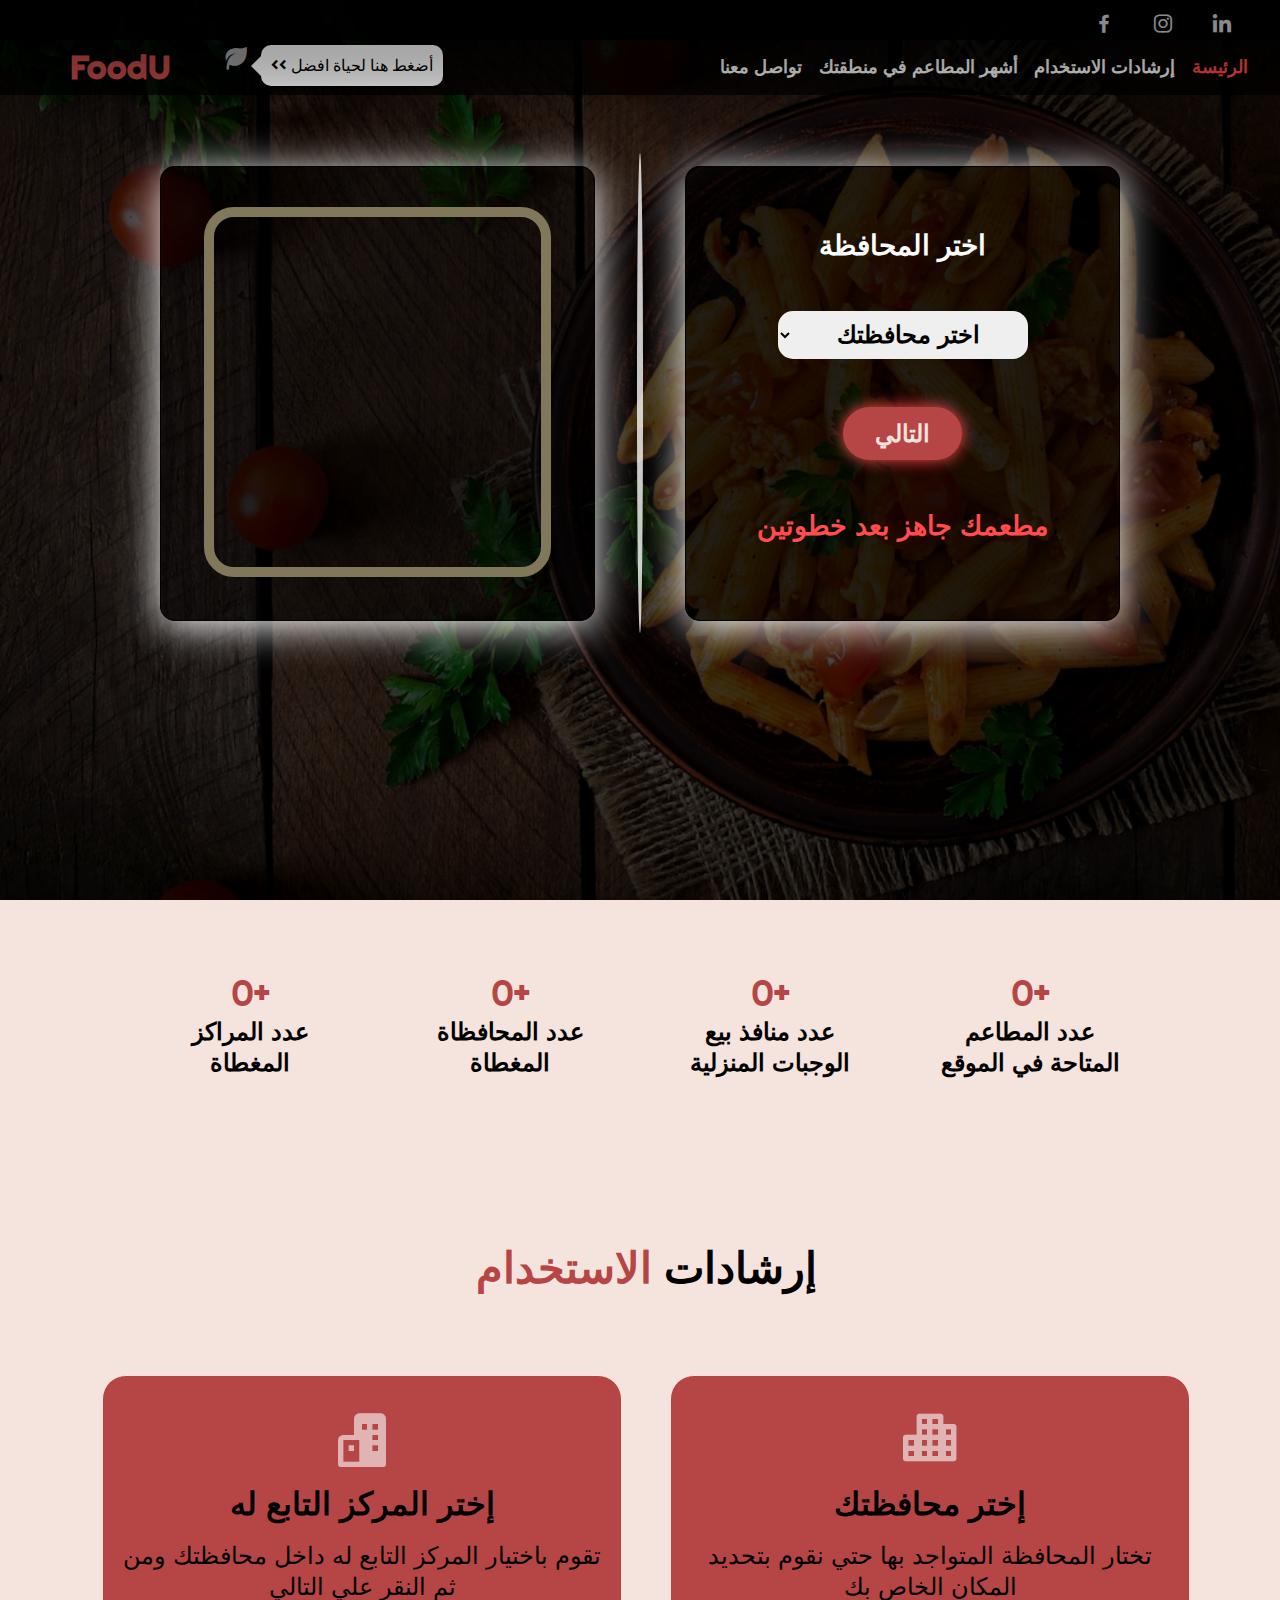
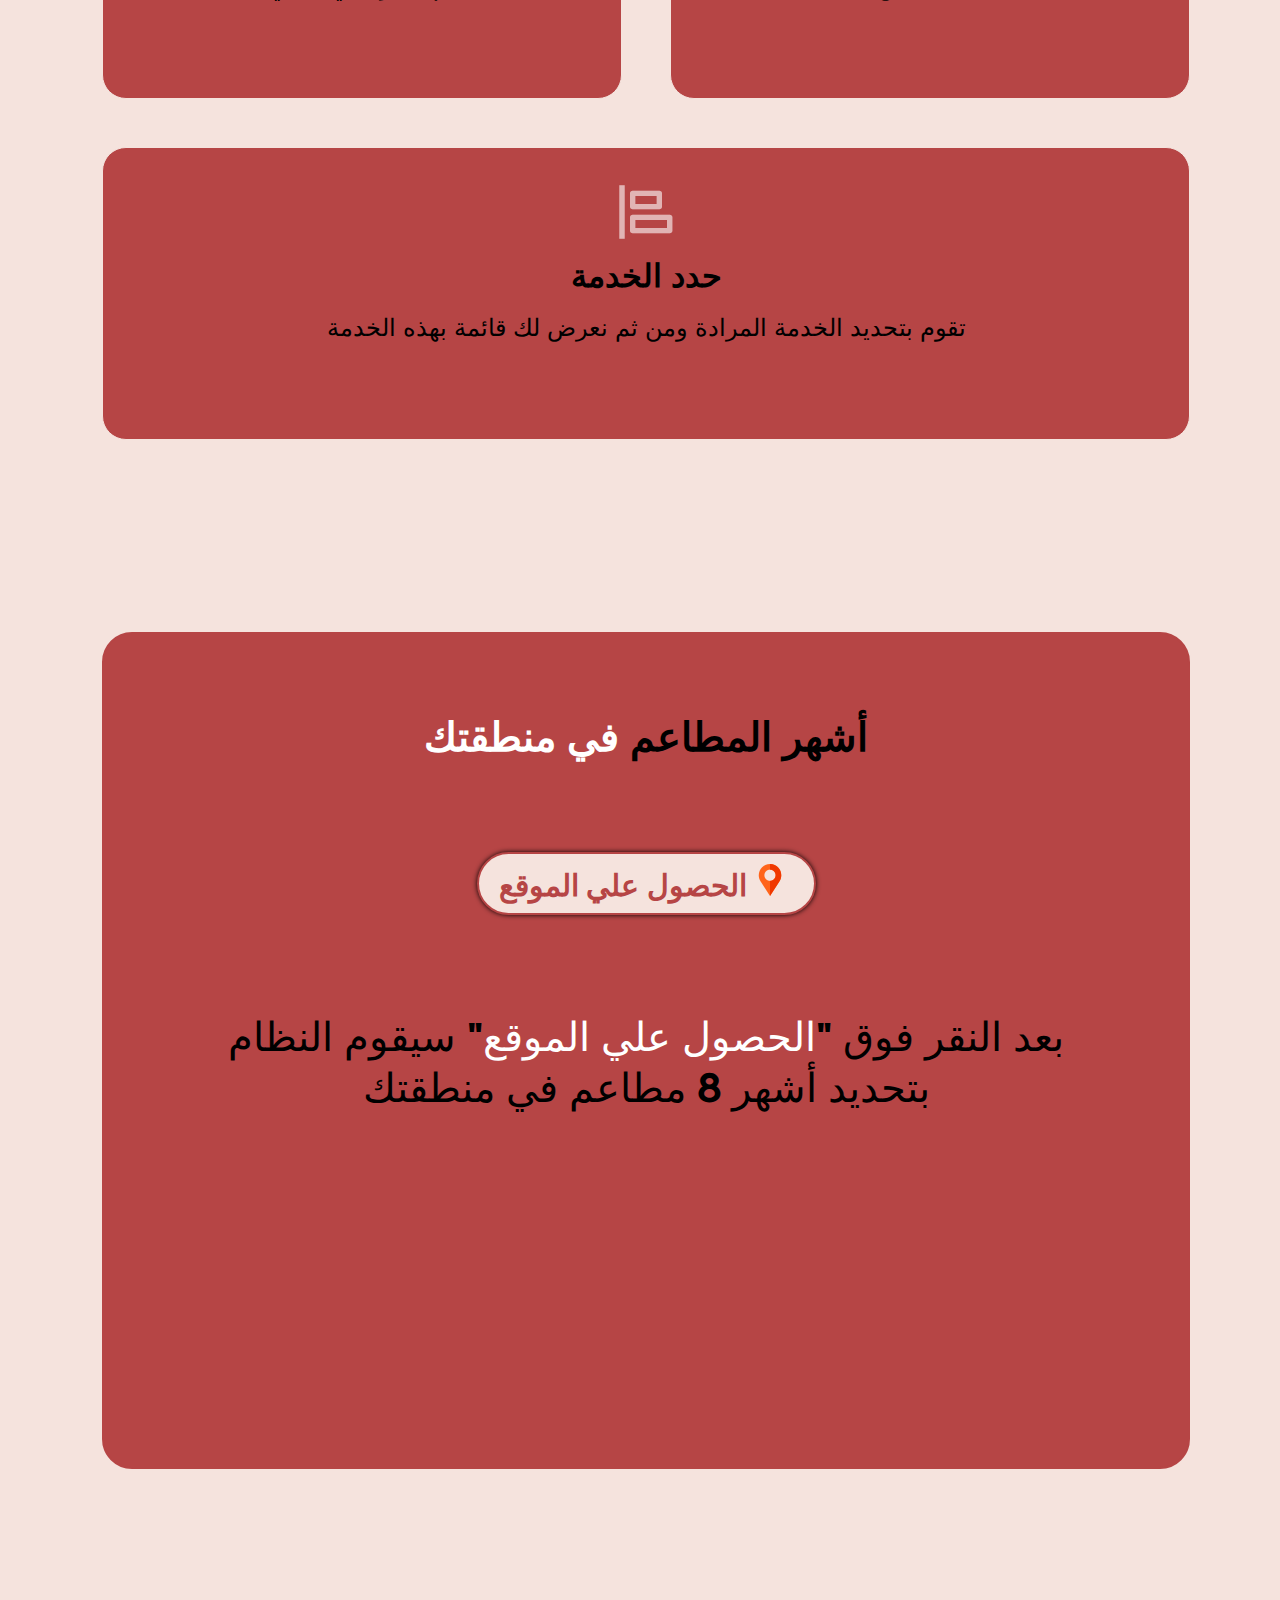
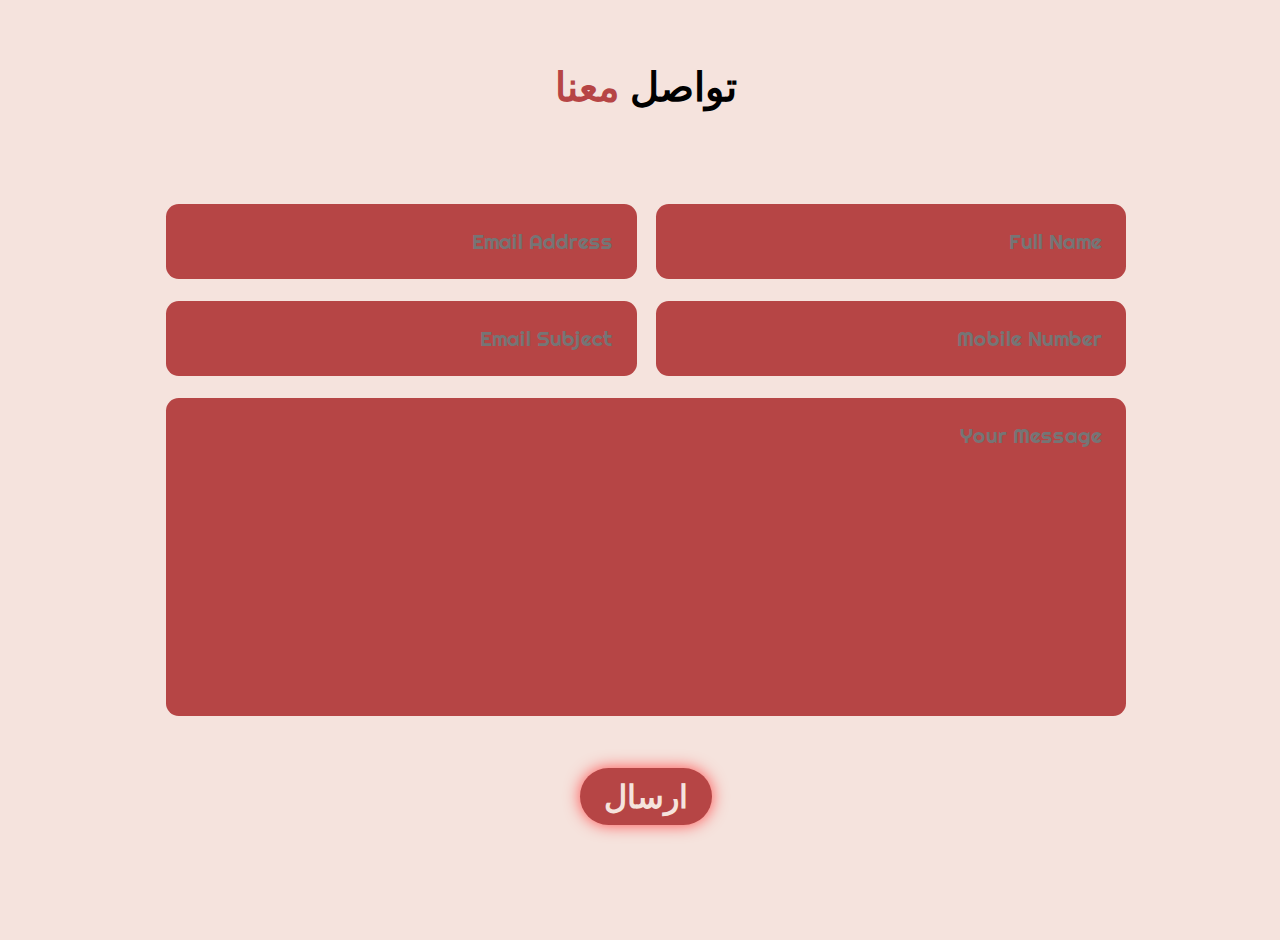
<file: index.html>
<!DOCTYPE html>
<html lang="en">

<head>
    <meta charset="UTF-8">
    <meta http-equiv="X-UA-Compatible" content="IE=edge">
    <meta name="viewport" content="width=device-width, initial-scale=1.0">
    <link href='https://unpkg.com/boxicons@2.1.4/css/boxicons.min.css' rel='stylesheet'>
    <link rel="stylesheet" href="https://cdnjs.cloudflare.com/ajax/libs/animate.css/4.1.1/animate.min.css">
    <link rel="preconnect" href="https://fonts.googleapis.com">
    <link rel="preconnect" href="https://fonts.gstatic.com" crossorigin>
    <link href="https://fonts.googleapis.com/css2?family=Noto+Sans+Arabic:wght@100;200;300;400;500;600;700;800;900&family=Righteous&display=swap" rel="stylesheet">
    <link href='https://unpkg.com/boxicons@2.1.4/css/boxicons.min.css' rel='stylesheet'>
    <link href="https://stackpath.bootstrapcdn.com/font-awesome/4.7.@/css/font-awesome.min.css"
    ret="stylesheet" integrity="sha384-wvfXpqpZZVQGK6TAh5PVtGOfQNHSoD2xbE+QkPxCAFtNEevoEH3StOsibVcOQVnN"
    crossorigin="anonymous">

    <script type="text/javascript"
            src="https://www.bing.com/api/maps/mapcontrol?key=AukL8CrVu7aFufLLWi8M933nBD-zqGW01swPGtI_ypiwFmUbafxGIo_RIeH3FoN6&callback=initMap"
            async defer></script>

    <link rel="stylesheet" href="main.css">
    <link rel="stylesheet" href="portCss.css">
    <title>Document</title>
    <script src="main.JS"></script>
</head>
        <body dir="rtl">
            <section class="home" id="home" onmouseover="homy()">
            <div class="container">
            <div class="top">
            <div class="overlay"></div>
            <div class="header">
                <div class="navbar">
                    
                    <div class="icons">
                        <a href="https://www.linkedin.com/in/ahmed-nady-742a18240/" target="_blank"><i class='bx bxl-linkedin' ></i></a>
                        <a href="#"><i class='bx bxl-instagram'target="_blank" ></i></a>
                        <a href="https://www.facebook.com/profile.php?id=100009827228094" target="_blank"><i class='bx bxl-facebook'></i></a>
                    </div>
                </div>
                
            </div>
            <div class="dark"></div>

            <div class="menu">
                <ul class="me">
                    <li><a href="#home" class="active1" id="active1">الرئيسة</a></li>
                    <li><a href="#services" class="active2" id="active2">إرشادات الاستخدام</a></li>
                    <li><a href="#projects" class="active3" id="active3">أشهر المطاعم في منطقتك</a></li>
                    <li><a href="#contact" class="active4"id="active4">تواصل معنا</a></li>
                </ul>
            
                <a href="/main.html"><h2 class="Logo">FoodU</h2></a>
                <div  class="Good_Health">
                <a href="/Healthy life/healthy_life.html" target="_blank"><i class='bx bxs-leaf' ></i></a>
                <div id="message"></div>
            </div>
            </div>
            
        </div>
            <div class="home-content">
                
                <div class="left-three" id="left-three">
                    <div class="Restbut">
                        <h3>رجاءا إختر خدمتك</h3>
                        
                        
                                    <a href="resturant/home_meals.html" class="btnn" id="home-meal"  onclick="next_home_meal()" target="_blank" >أكلات منزلية</a>
                                    <br><br>
                                    <a href="resturant/resturant.html" class="btnn" id="rest-meal"  onclick="next_rest_meal()" target="_blank"  >مطاعم</a>
                                    <br><br>
                                    <a href="#" class="btnn" id="back"  onclick="Back_To_Select_Country()">رجوع</a></th>
                                    <br><br>
                    <!-- <a href="resturant/home.html" class="btn" id="home-meal"  onclick="next_home_meal()" target="_blank">أكلات منزلية</a>
                        <a href="resturant/resturant.html" class="btn" id="rest-meal"  onclick="next_rest_meal()" target="_blank">مطاعم</a>
                        <a href="#" class="btn" id="back"  onclick="Back_To_Select_Country()">رجوع</a> -->
                        <p class="steps">مطعمك جاهز الان</p>
                    </div>
                </div>
                <div class="left-tow" id="left-tow" >
                    <h3>اختر مركزك</h3>
                    <div style="display: grid; place-items: center;" >
                        <table>
                            <tr>
                                <th>
                                    <select id="place_cairo" class="markaz" name="place_cairo" onchange="JavaScript:changeDisplay()" >
                        <option value="none" hidden selected>اختر مركزك </option>
                        <option value="لسيدة زينب"  >السيدة زينب</option>
                        <option value="الخليفة" >الخليفة</option>
                        <option value="المقطم">المقطم</option>
                        <option value="مصر القديمة">مصر القديمة</option>
                        <option value="البساتين">البساتين</option>
                        <option value="دار السلام">دار السلام</option>
                        <option value="المعادي">المعادي</option>
                        <option value="المعصرة">المعصرة</option>
                        <option value="حلوان">حلوان</option>
                        
                    </select>
                    
                    <select id="place_qena"  class="markaz" name="place_qena"  onchange="JavaScript:changeDisplay()">
                        <option value="none" hidden selected>اختر مركزك </option>
                        <option value="نجع حمادي">نجع حمادى</option>
                        <option value="دشنا">دشنا</option>
                        <option value="ابو تشت">ابو تشت</option>
                        <option value="الوقف">الوقف</option>
                        <option value="قفط">قفط</option>
                        <option value="قوص"> قوص</option>
                        <option value="نقادة">نقادة</option>
                        <option value="قنا">قنا</option>
                        <option value="فرشوط">فرشوط</option>
                        
                    </select>
                    <select id="place_alex" class="markaz" name="place_alex"   onchange="JavaScript:changeDisplay()">
                        <option value="none" hidden selected>اختر مركزك </option>
                        <option value="سيدي بشر">سيدي بشر </option>
                        <option value="سيدي جابر">سيدي جابر</option>
                        <option value="المكس">المكس</option>
                        <option value="علي بن ابي طالب">علي بن ابي طالب</option>
                        <option value="حوش عيسي">حوش عيسي</option>
                        <option value="زاوية سيدي غازى">زاوية سيدي غازى</option>
                        <option value="الرمل">الرمل</option>
                        <option value="مينا البصل">مينا البصل</option>
                        <option value="المتنزه">المتنزه</option>
                        
                    </select>
                    <select id="place_assuit" class="markaz" name="place_assuit"  onchange="JavaScript:changeDisplay()">
                        <option value="none" hidden selected>اختر مركزك</option>
                        <option value="فيينا">فيينا</option>
                        <option value="حديقة الفردوس">حديقة الفردوس</option>
                        <option value="القيسارية">القيسارية</option>
                        <option value="مسجد المجاهدين">مسجد المجاهدين</option>
                        <option value="قنطرة المحجوب الاثرية">قنطرة المحجوب الاثرية</option>
                    </th>
                    </tr>
                </select>
            </table>
        </div>
        
        <input type="button" id="the-last" value="التالي" class="btnn" style="width: fit-content;" onclick="Go2()"/>
        <input type="button" class="btnn" id="rest-meal2" value="رجوع" style="width: fit-content;" onclick="back1()"/>
        <p class="steps">مطعمك جاهز بعد خطوة واحدة </p>
        
    </div>
    <div class="left-one" id="left-one" >
        <h3>اختر المحافظة</h3>
        
        <select id="governate" name="governate"  style="width: 250px;"  onchange="JavaScript:changeDisplay()" required>
            <option value="none" hidden  >اختر محافظتك</option>
            <option value="القاهرة" >القاهرة</option>
            <option value="الاسكندرية">الاسكندرية</option>
            <option value="الإسماعيلية">الإسماعيلية</option>
            <option value="بني سويف">بني سويف	</option>
            <option value="البحر الأحمر">البحر الأحمر</option>
            <option value="أسيوط">أسيوط</option>
            <option value="أسوان">أسوان</option>
            <option value="جنوب سيناء">جنوب سيناء</option>
            <option value="الجيزة">الجيزة</option>
            <option value="قنا">قنا</option>
            <option value="كفر الشيخ">كفر الشيخ</option>
            <option value="المنوفية">المنوفية</option>
            
        </select>
        
        <br>
        <!-- <a href="#" class="btn" id="home-meal" style="width: fit-content;" onclick="back_to_select_service()">رجوع</a> -->
        <a href="#" class="btn" id="rest-meal3" style="width: fit-content;" onclick="Go1()">التالي</a>
        <p class="steps">مطعمك جاهز بعد خطوتين </p>
        
    </div>
    
    <div class="center" id="center"></div>
    <div class="right" id="right">

        <!-- ahmed mostafa map -->
        <div id="container_map">
            <div id="map"></div>

        </div>

    </div>
    
            </div>
        </div>
        </section>


<!-- analyisis -->
<div class="stats">
    <div class="clients">
        <span class="clientsnumspan">+</span><span id="count" class="clientsnumspan" data-goal="51">0</span>
        <b><br/>عدد المطاعم المتاحة في الموقع</b>
    </div>
    <div class="noncommprojects">
        <span class="noncommprojectsnumspan">+</span><span id="count" class="noncommprojectsnumspan" data-goal="22">0</span>
        <b><br/>عدد منافذ بيع الوجبات المنزلية</b>
    </div>
    <div class="countries">
        <span class="countrynumspan">+</span><span id="count" class="countrynumspan" data-goal="1">0</span>
        <b><br/>عدد المحافظاة المغطاة</b>
    </div>
    <div class="commprojects">
        <span class="commprojectsnumspan">+</span><span id="count" class="commprojectsnumspan" data-goal="9">0</span>
        <b><br/>عدد المراكز المغطاة</b>
    </div>
</div>
         
    <!-- services section -->
    <section class="services" id="services" onmouseover="services()">
        <!-- <div style="height: 115px; width: 40px; background-color: #ff7b00;position: absolute; left: 0px; border-radius: 0 20% 20% 0;"></div> -->
        <h2 class="heading"> إرشادات <span>الاستخدام</span></h2>
        <div class="services-container">
            <div class="services-box">
                <i class='bx bxs-city' ></i>       
                <h3>إختر محافظتك</h3>
                <p>
                    تختار المحافظة المتواجد بها حتي نقوم بتحديد المكان الخاص بك
                </p>
                <!-- <a href="#" class="btn">Read More</a> -->
            </div>
            <div class="services-box" id="nur">
                <i class='bx bxs-buildings' ></i>
                <h3>إختر المركز التابع له</h3>
                <p>تقوم باختيار المركز التابع له داخل محافظتك ومن ثم النقر علي التالي
                </p>
                <!-- <a href="#" class="btn" >Read More</a> -->
            </div>
            <div class="services-box">
                <i class='bx bx-objects-horizontal-left' ></i>
                <h3>حدد الخدمة</h3>
                <p>
                    تقوم بتحديد الخدمة المرادة ومن ثم نعرض لك قائمة بهذه الخدمة
                </p>
                <!-- <a href="#" class="btn">Read More</a> -->
            </div>
        </div>
    </section>


    <!-- most popular resturants section --> 
    <section class="projects" id="projects" onmouseover="projects()">
        <div class="inner">
        <h2 class="heading">أشهر المطاعم <span style="color: #fff;">في منطقتك </span></h2>
        <div class="containerr">
            <button id="getLocationBtn" class="btn" onclick="getLoc()">
                <img src="/imgs/location (1).png" alt="location icon" class="icon">
                الحصول علي الموقع
            </button>
            <div id="restaurantList"></div>
        </div>
        <div class="locate_discription" id="LocDis"><p>بعد النقر فوق "<span style="color: #fff;">الحصول علي الموقع</span>" سيقوم النظام بتحديد أشهر 8 مطاعم في منطقتك</p>

        </div>
        <div class="locate_result"></div>
    </div>
    </section>


<!-- contact-section -->
<section class="contact" id="contact" onmouseover="contact()">
    <h2 class="heading">تواصل <span style="color: #b64545;">معنا</span></h2>
    <form action="#">
        <div class="input-box">
        <input type="text" placeholder="Full Name">
        <input type="email" placeholder="Email Address">
        </div>
        <div class="input-box">
        <input type="number" placeholder="Mobile Number">
        <input type="text" placeholder="Email Subject">
        </div>
        <textarea name="" ld="" cols="30" rows="10" placeholder="Your Message"></textarea>
        <input type="submit" value="ارسال" class="btn">
        </form>
</section>









<!-- /******************************************/ -->

            <script src="main.JS"></script>
            
            <script>
                
                
                /*********************************/
                
                var home = document.getElementById("home");
                window.addEventListener('load', function() {
                    function showMessage(){
                    var messageDiv = document.getElementById("message");
                    messageDiv.style.position="relative";
                    messageDiv.style.float="left";
                    messageDiv.style.marginLeft="1%";
                    messageDiv.style.display="inline-block";
                    messageDiv.style.padding="10px";
                    messageDiv.style.backgroundColor="#f2f2f2";
                    messageDiv.style.borderRadius="10px";
                    messageDiv.innerText = "أضغط هنا لحياة افضل >>";

                    setTimeout(function() {
                    
                    messageDiv.style.backgroundColor="";
                        messageDiv.innerText = "";
                    }, 3500);
                }
                
                    showMessage();
                    setInterval(showMessage, 30000);
                
                    
                    var images = [
                        "imgs/2.jpg",
                        "imgs/3.jpg",
                        "imgs/4.jpg",
                        "imgs/5.jpg",
                        "imgs/6.jpg",
                        "imgs/7.jpg",
                    ];
                    
                    
                    var index = 0;
                    
                    function changeBackground() {
                        home.style.backgroundImage = 'url(' + images[index] + ')';
                        index = (index + 1) % images.length;
                        if(index==7)index=0;
                    }
                    
                    
        setInterval(changeBackground, 5000); 
    });
    
    var LocDis = document.getElementById("LocDis");
    /****************************************************/
    
    var FirstLift = document.getElementById("left-one");
    var SecondLift = document.getElementById("left-tow");
    var ThirdLift = document.getElementById("left-three");
    var input;
    var input2;
    var validate1 = document.getElementById("governate");
    var left_one = document.getElementById("left-one");
    
    
    function Go1() {
        if(validate1.value === "none"){
            //    alert("Please, select your governate at first");
            validate1.style.outlineWidth="3px";
            validate1.style.outlineStyle="solid";
            validate1.style.outlineColor="#ff4c4c";
            
        }
        else {      
            
            FirstLift.style.display="none";
            SecondLift.style.display="var(--bg-clr)";
            validate1.style.outlineWidth="none";
            validate1.style.outlineStyle="none";
            validate1.style.outlineColor="none";
        }
        
    }
    function back1() {
        SecondLift.style.display="none";
        FirstLift.style.display="var(--bg-clr)";
        left_one.style.animationDuration='0s';
        
        
    }

    function Go2() {
        ThirdLift.style.display="var(--bg-clr)";
        SecondLift.style.display="none";
        
    }
    
    function Back_To_Select_Country() {
        ThirdLift.style.display="none";
        SecondLift.style.display="var(--bg-clr)";
        
    }
    function getLoc(){
        
    }
    
    function homy(){
        document.getElementById("active1").style.color="#ff4c4c";
        document.getElementById("active2").style.color="#fff";
        document.getElementById("active3").style.color="#fff";
        document.getElementById("active4").style.color="#fff";
    }
    
    function services(){
        document.getElementById("active1").style.color="#fff";
        document.getElementById("active2").style.color="#ff4c4c";
        document.getElementById("active3").style.color="#fff";
        document.getElementById("active4").style.color="#fff";
    }
    
    function projects(){
        document.getElementById("active1").style.color="#fff";
        document.getElementById("active2").style.color="#fff";
        document.getElementById("active3").style.color="#ff4c4c";
        document.getElementById("active4").style.color="#fff";
    }
    
    function contact(){
        document.getElementById("active1").style.color="#fff";
        document.getElementById("active2").style.color="#fff";
        document.getElementById("active3").style.color="#fff";
        document.getElementById("active4").style.color="#ff4c4c";
    }
    
    
    /****************************************************/
   
function changeDisplay(){
    var govern=document.getElementById("governate").value;
    
    if (govern == 'القاهرة') {
        input = document.getElementById("governate");
        input2 = document.getElementById("place_cairo");
        document.getElementById("place_cairo").style.display="block";
        document.getElementById("place_alex").style.display="none";
        document.getElementById("place_qena").style.display="none";
        document.getElementById("place_assuit").style.display="none";
    }
    
      else if (govern == 'الاسكندرية') {
          input = document.getElementById("governate");
          input2 = document.getElementById("place_alex");
      document.getElementById("place_alex").style.display="block";
      document.getElementById("place_cairo").style.display="none";
      document.getElementById("place_qena").style.display="none";
      document.getElementById("place_assuit").style.display="none";
      
    }
      else if (govern == 'قنا') {
          input = document.getElementById("governate");
          input2 = document.getElementById("place_qena");
      document.getElementById("place_qena").style.display="block";
      document.getElementById("place_alex").style.display="none";
      document.getElementById("place_cairo").style.display="none";
      document.getElementById("place_assuit").style.display="none";
      
    }

      else if (govern == 'أسيوط') {
          input = document.getElementById("governate");
          input2 = document.getElementById("place_assuit");
      document.getElementById("place_assuit").style.display="block";
      document.getElementById("place_alex").style.display="none";
      document.getElementById("place_qena").style.display="none";
      document.getElementById("place_cairo").style.display="none";
    }
      else {
          input = document.getElementById("governate");
          input2 = document.getElementById("place_qena");
      document.getElementById("place_qena").style.display="block";
      document.getElementById("place_cairo").style.display="none";
      document.getElementById("place_alex").style.display="none";
      document.getElementById("place_assuit").style.display="none";
    }
    
}

/*************************************** map ******************************/

function initMap() {

    var map = new Microsoft.Maps.Map(document.getElementById('map'), {
     center: new Microsoft.Maps.Location(26.8206, 30.8025),
     customMapStyle: {
         elements: {
             area: { fillColor: '#b6e591' },
             water: { fillColor: '#75cff0' },
            //  tollRoad: { fillColor: '#a964f4', strokeColor: '#a964f4' },
            //  arterialRoad: { fillColor: '#ffffff', strokeColor: '#d7dae7' },
             road: {  strokeColor: '#ff9c4f' },
            //  street: { fillColor: '#b64545', strokeColor: '#b64545' },
             transit: { fillColor: '#000000' }
         },
         settings: {
             landColor: '#efe9e1'
         }
     },
     zoom: 5,
                dir: 'rtl',
                
            });
    map.setView({
        mapTypeId: Microsoft.Maps.MapTypeId.aerial,
        labelOverlay: Microsoft.Maps.LabelOverlay.hidden
    });


function zoomIn(map, level) {
    var currentLevel = map.getZoom();
    if (level > currentLevel) {
        var interval = setInterval(function () {
            currentLevel = map.getZoom();
            if (currentLevel >= level) {
                clearInterval(interval);
            } else {
                map.setView({ zoom: currentLevel + 1, animate: true });
            }
        }, 100);
    }
}

input = document.getElementById("governate");
input2 = document.getElementById("place_alex");
input3 = document.getElementById("place_assuit");
input4 = document.getElementById("place_qena");
input5 = document.getElementById("place_cairo");
var combined = input.value + " " + input2.value;

input.addEventListener("change", function () {
    combined = input.value + " " + input2.value;
    console.log(combined);
});

input2.addEventListener("change", function () {
    combined = input.value + " " + input2.value;
    console.log(combined);
});

input3.addEventListener("change", function () {
    combined = input.value + " " + input3.value;
    console.log(combined);
});

input4.addEventListener("change", function () {
    combined = input.value + " " + input4.value;
    console.log(combined);
});

input5.addEventListener("change", function () {
    combined = input.value + " " + input5.value;
    console.log(combined);
});


console.log(input,input2)
console.log(combined);

var searchBtn = document.getElementById("the-last");

searchBtn.addEventListener("click", function () {
    var url = "https://dev.virtualearth.net/REST/v1/Locations?q=" + combined + "&key=AukL8CrVu7aFufLLWi8M933nBD-zqGW01swPGtI_ypiwFmUbafxGIo_RIeH3FoN6";
    fetch(url)
        .then(response => response.json())
        .then(data => {
            if (data.resourceSets.length > 0 && data.resourceSets[0].resources.length > 0) {
                 var location = data.resourceSets[0].resources[0].point.coordinates;
                map.setView({
                    center: new Microsoft.Maps.Location(location[0], location[1]), zoom: 11, animate: true, duration: 2000
                });
                zoomIn(map, 13);
            }
        });
});


var pushpins = [
    {
        location: new Microsoft.Maps.Location(26.15838864682573, 32.712665972295326),
        title: 'MOODS',
        description: 'العنوان :- ش 23 يوليو , سور نادي الشرطة  <br> الهاتف :- 01050108006',
        icon: '/imgs/location (1).png'
    },
    {
        location: new Microsoft.Maps.Location(26.1799137, 32.7388477),
        title: 'الدكة',
        description: 'العنوان :- المساكن , دردشة<br> الهاتف :- 1093030401',
        icon: '/imgs/location (1).png'
    },

    {
        location: new Microsoft.Maps.Location(26.1536972, 32.704976),
        title: 'كشري ريزو',
        description: 'العنوان :- برج نقابة الصيادلة , مدخل كورنيش النيل  <br> الهاتف :- 01050653440',
        icon: '/imgs/location (1).png'
    },
    {
        location: new Microsoft.Maps.Location(26.1584329, 32.7181166),
        title: 'كويك فوود',
        description: 'العنوان :- ش 23 يوليو , سور نادي الشرطة  <br> الهاتف :- 01010359214',
        icon: '/imgs/location (1).png'
    },
    {
        location: new Microsoft.Maps.Location(26.1622211, 32.7073505),
        title: 'بابا برجر',
        description: 'العنوان :- أمام النساجون الشرقيون ,شارع كوبري دندرة <br> الهاتف :- 1050625035',
        icon: '/imgs/location (1).png'
    },
    {
        location: new Microsoft.Maps.Location(26.1585828, 32.7149933),
        title: 'بيتزا هوم',
        description: 'العنوان :- ش 23 يوليو , سور نادي الشرطة <br> الهاتف :- 01050108006',
        icon: '/imgs/location (1).png'
    },
    {
        location: new Microsoft.Maps.Location(26.1517386, 32.7392417),
        title: 'Puccini',
        description: 'العنوان :- مدينة العمال , الرياح <br> الهاتف :- 1033111391',
        icon: '/imgs/location (1).png'
    },
    {
        location: new Microsoft.Maps.Location(26.1841649, 32.7275245),
        title: 'كاستيلو',
        description: 'العنوان :- الشؤون , شارع المعتقل <br> الهاتف :- 1060016780',
        icon: '/imgs/location (1).png'
    },

];



for (var i = 0; i < pushpins.length; i++) {
    var pushpin = new Microsoft.Maps.Pushpin(pushpins[i].location, {
        title: pushpins[i].title,
        icon: pushpins[i].icon
    });
    var infobox = new Microsoft.Maps.Infobox(pushpins[i].location, {
        title: pushpins[i].title,
        description: pushpins[i].description,
        visible: false
    });
    infobox.setMap(map);



    Microsoft.Maps.Events.addHandler(pushpin, 'click', (function (infobox) {
        return function () {
            infobox.setOptions({ visible: true });
        };
    })(infobox));

    map.entities.push(pushpin);
}





}


function home(){
document.getElementById("active1").style.color="#ff7b00";
document.getElementById("active2").style.color="#fff";
document.getElementById("active3").style.color="#fff";
document.getElementById("active4").style.color="#fff";
}

function services(){
document.getElementById("active1").style.color="#fff";
document.getElementById("active2").style.color="#ff7b00";
document.getElementById("active3").style.color="#fff";
document.getElementById("active4").style.color="#fff";
}

function projects(){
document.getElementById("active1").style.color="#fff";
document.getElementById("active2").style.color="#fff";
document.getElementById("active3").style.color="#ff7b00";
document.getElementById("active4").style.color="#fff";
}

function contact(){
document.getElementById("active1").style.color="#fff";
document.getElementById("active2").style.color="#fff";
document.getElementById("active3").style.color="#fff";
document.getElementById("active4").style.color="#ff7b00";
}

// -------------------//
var restaurants = [{ name: "Quick Food", city: "Qesm Qena", location: "ش 23 يوليو , سور نادي الشرطة", description: "Serving delicious food since 1990", logo: "new_images/new-logo4.png", link: "#" },
{ name: "REZO", city: "Qesm Qena", location: "برج نقابة الصيادلة , مدخل كورنيش النيل", description: "Specializing in seafood", logo: "new_images/new-logo2.png", link: "#" },
{ name: "MOODS", city: "Qesm Qena", location: "ش 23 يوليو , سور نادي الشرطة", description: "Voted best pizza in town", logo: "new_images/new-logo3.png", link: "#" },
{ name: "Cook Door", city: "Qesm Qena", location: "ش 23 يوليو , بجوار نقابة المعلمين", description: "Authentic Egyptian cuisine", logo: "new_images/new-logo5.png", link: "#" }];


document.getElementById("getLocationBtn").addEventListener("click", function () {
LocDis.style.display="none";
this.classList.add("hidden");
getLocation();
});


function getLocation() {
if (navigator.geolocation) {
  navigator.geolocation.getCurrentPosition(showPosition);
}
}

function showPosition(position) {
var latitude = position.coords.latitude;
var longitude = position.coords.longitude;

var url =
  "https://dev.virtualearth.net/REST/v1/Locations/" +
  latitude +
  "," +
  longitude +
  "?o=json&key=AukL8CrVu7aFufLLWi8M933nBD-zqGW01swPGtI_ypiwFmUbafxGIo_RIeH3FoN6";

fetch(url)
  .then((response) => response.json())
  .then((data) => {
      var address = data.resourceSets[0].resources[0].address;
      var city = address.locality;
      console.log(city);

      var filteredRestaurants = restaurants.filter(function (restaurant) {
          return restaurant.city === city;
      });

      var restaurantList = document.getElementById("restaurantList");
      restaurantList.innerHTML = "";

      if (filteredRestaurants.length > 0) {
          var ul = document.createElement("ul");
          ul.classList.add("restaurant-list");

          filteredRestaurants.forEach(function (restaurant) {
              var li = document.createElement("li");
              li.classList.add("restaurant-item");

              var a = document.createElement("a");
              a.setAttribute("href", restaurant.link);

              var img = document.createElement("img");
              img.setAttribute("src", restaurant.logo);
              img.classList.add("restaurant-logo");

              var h3 = document.createElement("p");
              h3.textContent = restaurant.name;
              h3.classList.add("restaurant-name");


              var p1 = document.createElement("p");
              p1.textContent = restaurant.location;
              p1.classList.add("restaurant-location");


              var p2 = document.createElement("p");
              p2.textContent = restaurant.description;
              p2.textContent = restaurant.description;
              p2.classList.add("restaurant-description");

              a.appendChild(img);
              li.appendChild(a);
              li.appendChild(h3);
              li.appendChild(p1);
              li.appendChild(p2);

              ul.appendChild(li);
          });

          restaurantList.appendChild(ul);
      } else {
          restaurantList.innerHTML = "No restaurants found in your city.";
      }
  });
}
/***************************** get location ******************************************/


var restaurants = [{ name: "Quick Food", city: "Qesm Qena", location: "ش 23 يوليو , سور نادي الشرطة", description: "Serving delicious food since 1990", logo: "new_images/new-logo4.png", link: "#" },
  { name: "REZO", city: "Qesm Qena", location: "برج نقابة الصيادلة , مدخل كورنيش النيل", description: "Specializing in seafood", logo: "new_images/new-logo2.png", link: "#" },
  { name: "MOODS", city: "Qesm Qena", location: "ش 23 يوليو , سور نادي الشرطة", description: "Voted best pizza in town", logo: "new_images/new-logo3.png", link: "#" },
      { name: "Cook Door", city: "Qesm Qena", location: "ش 23 يوليو , بجوار نقابة المعلمين", description: "Authentic Egyptian cuisine", logo: "new_images/new-logo5.png", link: "#" },
      { name: "Cook Door", city: "Qesm Qena", location: "ش 23 يوليو , بجوار نقابة المعلمين", description: "Authentic Egyptian cuisine", logo: "new_images/new-logo5.png", link: "#" },
      { name: "Cook Door", city: "Qesm Qena", location: "ش 23 يوليو , بجوار نقابة المعلمين", description: "Authentic Egyptian cuisine", logo: "new_images/new-logo5.png", link: "#" },
      { name: "Cook Door", city: "Qesm Qena", location: "ش 23 يوليو , بجوار نقابة المعلمين", description: "Authentic Egyptian cuisine", logo: "new_images/new-logo5.png", link: "#" },
       { name: "Cook Door", city: "Qesm Qena", location: "ش 23 يوليو , بجوار نقابة المعلمين", description: "Authentic Egyptian cuisine", logo: "new_images/new-logo5.png", link: "#" }
  ];


document.getElementById("getLocationBtn").addEventListener("click", function () {
  this.classList.add("hidden");
  getLocation();
});


function getLocation() {
  if (navigator.geolocation) {
      navigator.geolocation.getCurrentPosition(showPosition);
  }
}

function showPosition(position) {
  var latitude = position.coords.latitude;
  var longitude = position.coords.longitude;

  var url =
      "https://dev.virtualearth.net/REST/v1/Locations/" +
      latitude +
      "," +
      longitude +
      "?o=json&key=AukL8CrVu7aFufLLWi8M933nBD-zqGW01swPGtI_ypiwFmUbafxGIo_RIeH3FoN6";

  fetch(url)
      .then((response) => response.json())
      .then((data) => {
          var address = data.resourceSets[0].resources[0].address;
          var city = address.locality;
          console.log(city);

          var filteredRestaurants = restaurants.filter(function (restaurant) {
              return restaurant.city === city;
          });

          var restaurantList = document.getElementById("restaurantList");
          restaurantList.innerHTML = "";

          if (filteredRestaurants.length > 0) {
              var ul = document.createElement("ul");
              ul.classList.add("restaurant-list");

              filteredRestaurants.forEach(function (restaurant) {
                  var li = document.createElement("li");
                  li.classList.add("restaurant-item");

                  var a = document.createElement("a");
                  a.setAttribute("href", restaurant.link);

                  var img = document.createElement("img");
                  img.setAttribute("src", restaurant.logo);
                  img.classList.add("restaurant-logo");

                  var h3 = document.createElement("p");
                  h3.textContent = restaurant.name;
                  h3.classList.add("restaurant-name");


                  var p1 = document.createElement("p");
                  p1.textContent = restaurant.location;
                  p1.classList.add("restaurant-location");


                  var p2 = document.createElement("p");
                  p2.textContent = restaurant.description;
                  p2.textContent = restaurant.description;
                  p2.classList.add("restaurant-description");

                  a.appendChild(img);
                  li.appendChild(a);
                  li.appendChild(h3);
                  li.appendChild(p1);
                  li.appendChild(p2);

                  ul.appendChild(li);
              });

              restaurantList.appendChild(ul);
          } else {
              restaurantList.innerHTML = "No restaurants found in your city.";
          }
      });
}
 /*********************************************************************/
 let numms=document.querySelectorAll(".stats #count");
    let divv=document.querySelector(".stats");
    let start=false;
    window.onscroll = function(){
        if(window.scrollY>=divv.scrollTop){
            if(!start){
                numms.forEach((num)=>counting(num)); 
            } 
            start=true;
        }
    }
    function counting(el){
     let goal=el.dataset.goal;
     let counter=setInterval(()=>{
        el.textContent++;
        if(el.textContent == goal){
            clearInterval(counter);
        }
     },1500 / goal);
}
counting(document.querySelectorAll(".stats #count"));

/****************************************************/

/****************************************************/
            </script>
           
        </body>
</html>
</file>
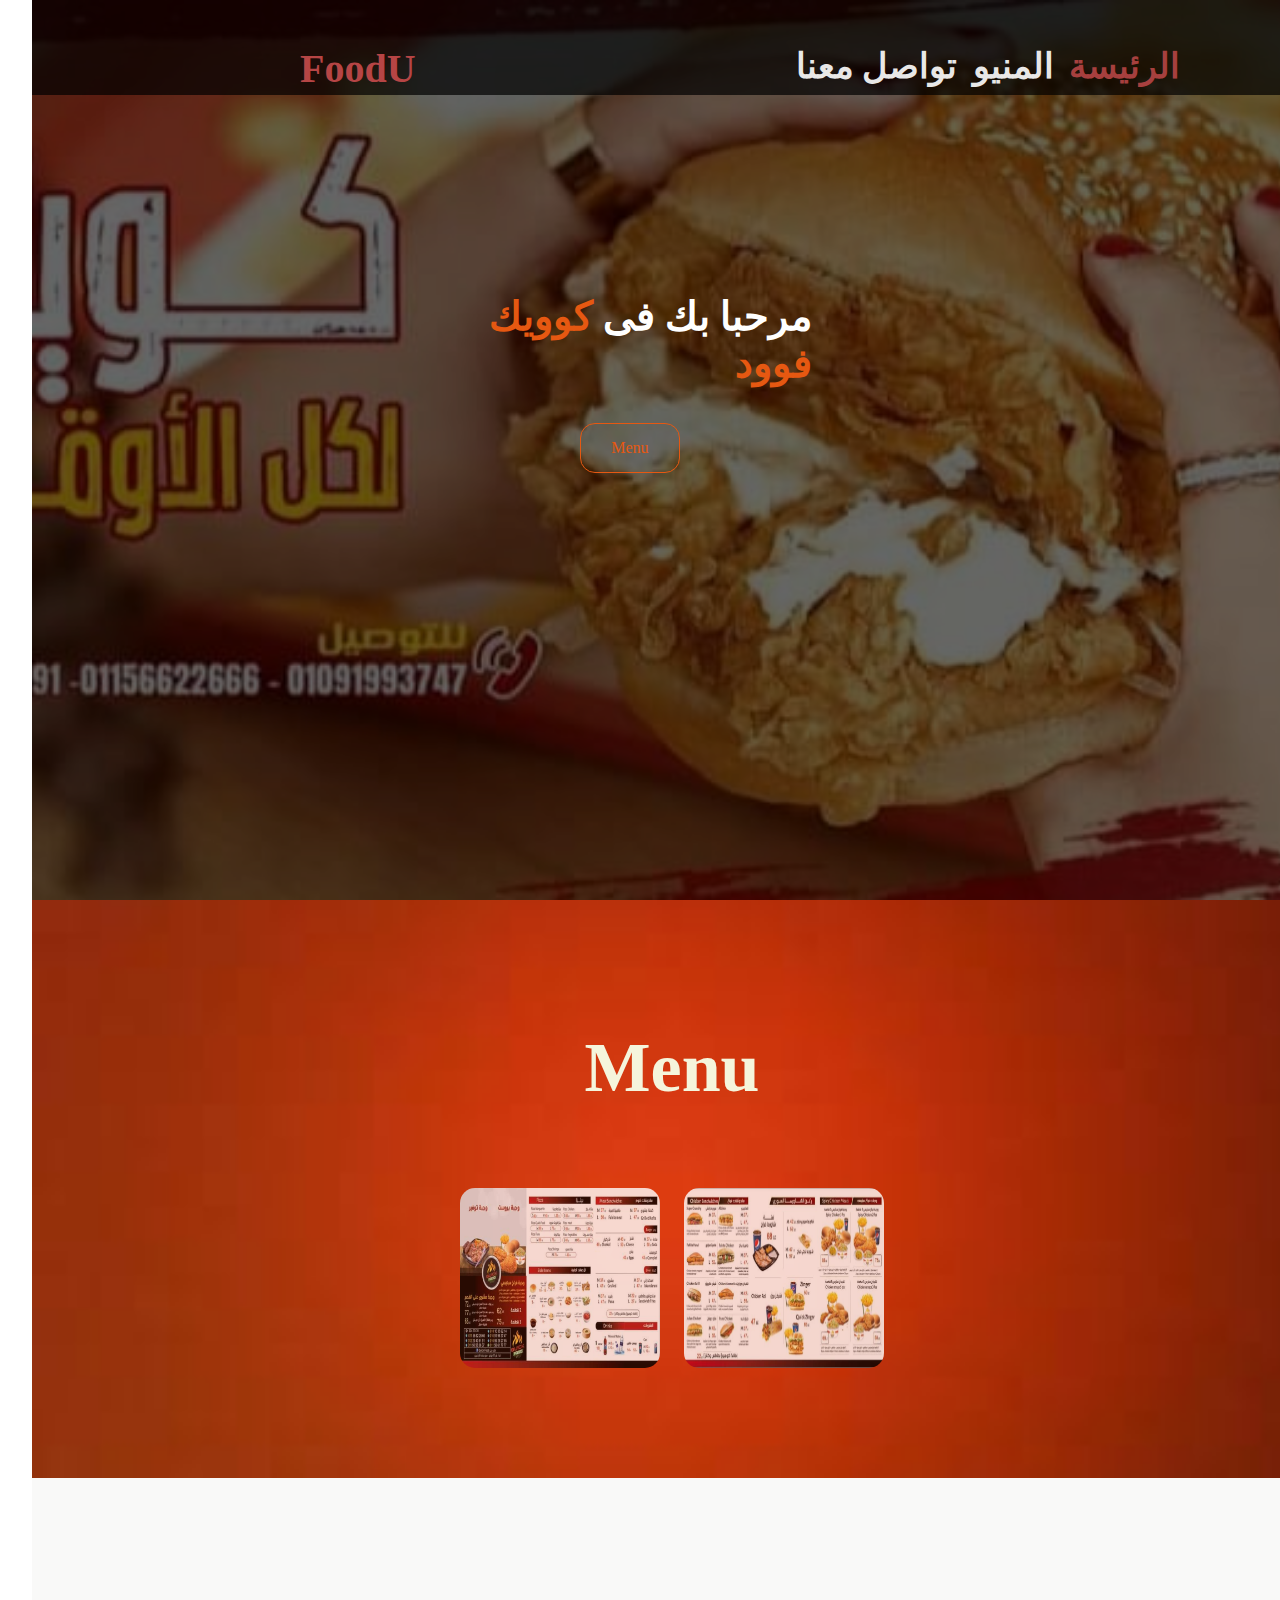
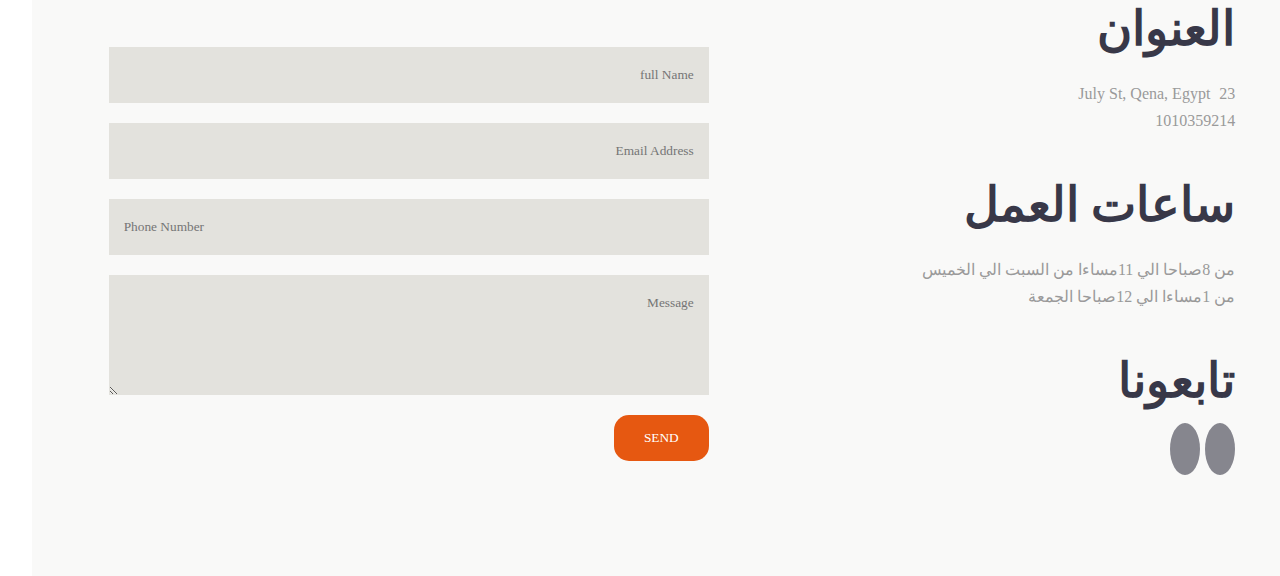
<file: cook food/CookFood.html>
<!DOCTYPE html>
<html lang="en" dir="rtl">
<head>
    <meta charset="UTF-8">
    <meta http-equiv="X-UA-Compatible" content="IE=edge">
    <meta name="viewport" content="width=device-width, initial-scale=1">
    <link href="https://fonts.googleapis.com/icon?family=Material+Icons" rel="stylesheet">
    <link rel="stylesheet" href="CookFood.css">
    <link rel="stylesheet" href="../main.css">
    <!--fontawsom-->
    <link rel="stylesheet" href="https://cdnjs.cloudflare.com/ajax/libs/font-awesome/6.4.0/css/all.min.css"
     integrity="sha512-iecdLmaskl7CVkqkXNQ/ZH/XLlvWZOJyj7Yy7tcenmpD1ypASozpmT/E0iPtmFIB46ZmdtAc9eNBvH0H/ZpiBw==" 
    crossorigin="anonymous" referrerpolicy="no-referrer" />
    <title>Cook Food</title>
</head>
<body>
 <!--Header start-->
 <header>
    <div class="dark"></div>

    <div class="men" >
        <ul class="me" style="font-weight: 500px; margin-right: 100px;" >
            <li><a href="#home" style="color:#b64545;font-size: 35px;" class="active1" id="active1">الرئيسة</a></li>
            <li><a href="#menu" style="font-size: 35px;" class="active2" id="active2">المنيو</a></li>
        
            <li><a href="#contact" style="font-size: 35px;" class="active4"id="active4">تواصل معنا</a></li>
        </ul>
        
           <a href="/main.html"><h2 dir="ltr" style="margin-left: 300px; font-size: 40px ;" class="Logo">FoodU</h2></a>
   
    </div>
    
</div>
<div>
        <div class="content">
           <h1>مرحبا بك فى <span class="primary-text">كوويك فوود</span></h1>
           <br><br>
           <a href="#menu" class="btn btn-primary">Menu</a>
        </div>
    </div>
 </header>
 <!--Header end-->
 <!--menu start-->
 <section id="menu"><h2 style="margin-bottom: 70px; color:beige;font-size: 70px;">Menu</h2>
    <div class="menu-items">
        
           <div class="menu-item">
            <img src="menus.jpg"id="df" alt="menu">
            <img src="menu.jpg" id="df"alt="menu">
           </div>
                </section>
 <!--menu end-->
 <!--contact start-->
 <section id="contact">
    <div class="container">
        <div class="contact-content">
            <div class="contact-info">
                <div>
                    <h3>العنوان</h3>
                    <p><i class="fa-solid fa-location-dot"></i> 23 July St, Qena, Egypt  </p>
                    <p><i class="fa-solid fa-phone"></i>1010359214</p>
                </div>
                <div>
                    <h3>ساعات العمل</h3>
                    <p>من 8صباحا الي 11مساءا من السبت الي الخميس</p>
                    <p>من 1مساءا الي 12صباحا الجمعة </p>
                </div>
                <div>
                    <h3>تابعونا</h3>
                    <a href="#"><i class="fa-brands fa-facebook-f"></i></a>
                    <a href="#"><i class="fa-brands fa-instagram"></i></a>
                </div>
            </div>
        <form>
            <input type="text" name="Name" id="Name" placeholder="full Name" required>
            <input type="email" name="email" id="email" placeholder="Email Address" required>
            <input type="tel" name="Phone" id="Phone" placeholder="Phone Number" required>
            <textarea name="Message" id="Message" cols="30" rows="5" placeholder="Message"></textarea>
            <button type="submit" class="btn">SEND</button>
        </form>
    </div>
    </div>
 </section>
 <!--contact end-->
</body>
</html>
</file>
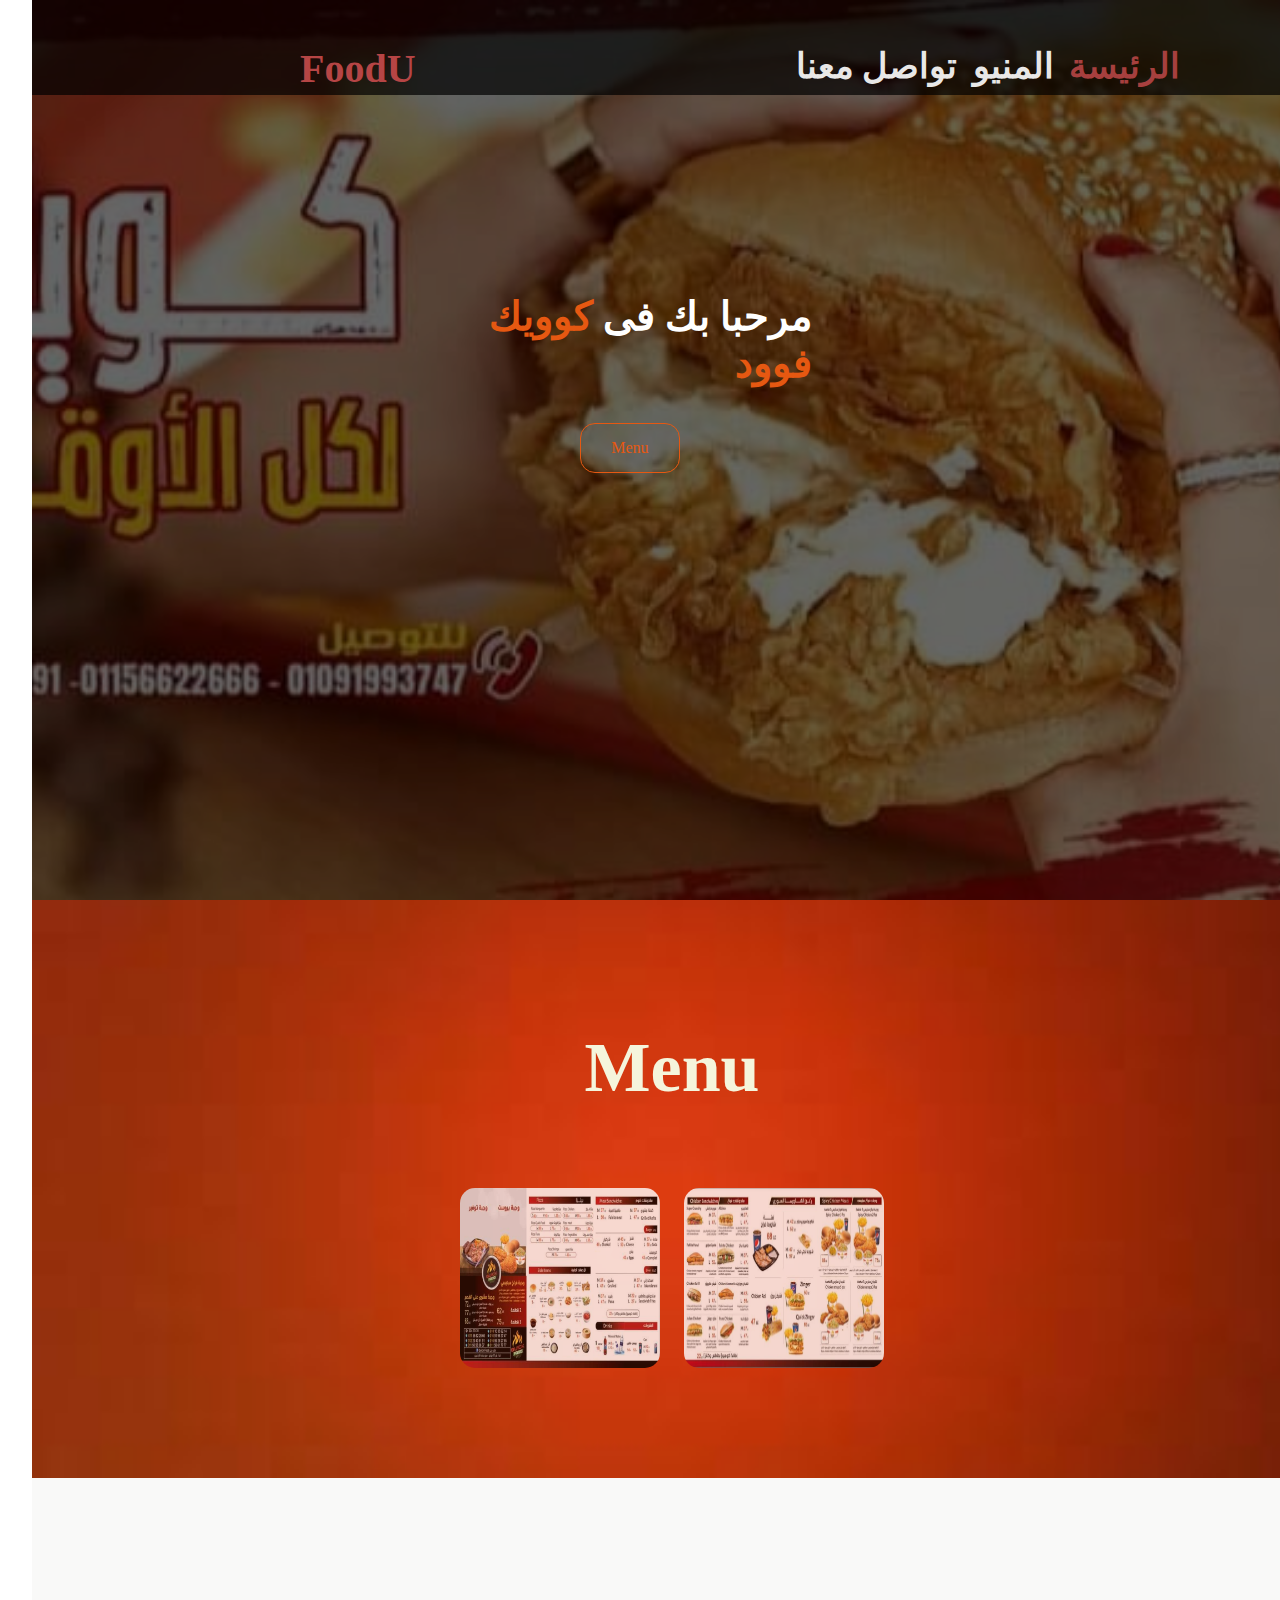
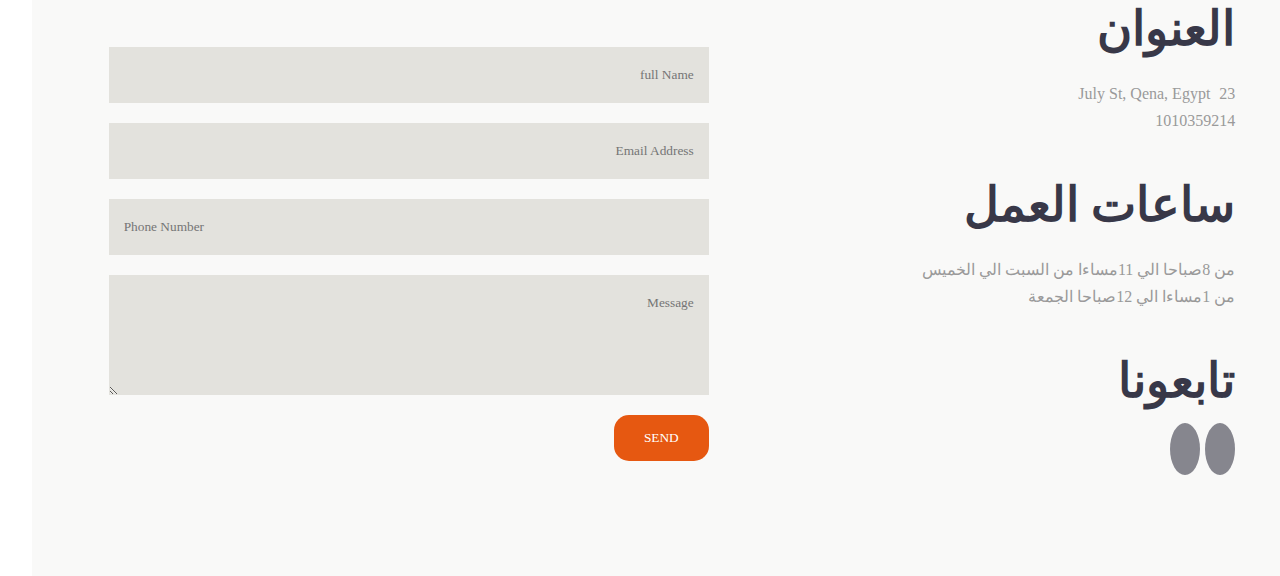
<file: cook food/mayada.html>
<!DOCTYPE html>
<html lang="en" dir="rtl">
<head>
    <meta charset="UTF-8">
    <meta http-equiv="X-UA-Compatible" content="IE=edge">
    <meta name="viewport" content="width=device-width, initial-scale=1">
    <link href="https://fonts.googleapis.com/icon?family=Material+Icons" rel="stylesheet">
    <link rel="stylesheet" href="mayada.css">
    <link rel="stylesheet" href="../new.css">
    <!--fontawsom-->
    <link rel="stylesheet" href="https://cdnjs.cloudflare.com/ajax/libs/font-awesome/6.4.0/css/all.min.css"
     integrity="sha512-iecdLmaskl7CVkqkXNQ/ZH/XLlvWZOJyj7Yy7tcenmpD1ypASozpmT/E0iPtmFIB46ZmdtAc9eNBvH0H/ZpiBw==" 
    crossorigin="anonymous" referrerpolicy="no-referrer" />
    <title>Cook Food</title>
</head>
<body>
 <!--Header start-->
 <header>
    <div class="dark"></div>

    <div class="men" >
        <ul class="me" style="font-weight: 500px; margin-right: 100px;" >
            <li><a href="#home" style="color:#b64545;font-size: 35px;" class="active1" id="active1">الرئيسة</a></li>
            <li><a href="#menu" style="font-size: 35px;" class="active2" id="active2">المنيو</a></li>
        
            <li><a href="#contact" style="font-size: 35px;" class="active4"id="active4">تواصل معنا</a></li>
        </ul>
        
           <a href="/new.html"><h2 dir="ltr" style="margin-left: 300px; font-size: 40px ;" class="Logo">FoodU</h2></a>
   
    </div>
    
</div>
<div>
        <div class="content">
           <h1>مرحبا بك فى <span class="primary-text">كوويك فوود</span></h1>
           <br><br>
           <a href="#menu" class="btn btn-primary">Menu</a>
        </div>
    </div>
 </header>
 <!--Header end-->
 <!--menu start-->
 <section id="menu"><h2 style="margin-bottom: 70px; color:beige;font-size: 70px;">Menu</h2>
    <div class="menu-items">
        
           <div class="menu-item">
            <img src="menus.jpg"id="df" alt="menu">
            <img src="menu.jpg" id="df"alt="menu">
           </div>
                </section>
 <!--menu end-->
 <!--contact start-->
 <section id="contact">
    <div class="container">
        <div class="contact-content">
            <div class="contact-info">
                <div>
                    <h3>العنوان</h3>
                    <p><i class="fa-solid fa-location-dot"></i> 23 July St, Qena, Egypt  </p>
                    <p><i class="fa-solid fa-phone"></i>1010359214</p>
                </div>
                <div>
                    <h3>ساعات العمل</h3>
                    <p>من 8صباحا الي 11مساءا من السبت الي الخميس</p>
                    <p>من 1مساءا الي 12صباحا الجمعة </p>
                </div>
                <div>
                    <h3>تابعونا</h3>
                    <a href="#"><i class="fa-brands fa-facebook-f"></i></a>
                    <a href="#"><i class="fa-brands fa-instagram"></i></a>
                </div>
            </div>
        <form>
            <input type="text" name="Name" id="Name" placeholder="full Name" required>
            <input type="email" name="email" id="email" placeholder="Email Address" required>
            <input type="tel" name="Phone" id="Phone" placeholder="Phone Number" required>
            <textarea name="Message" id="Message" cols="30" rows="5" placeholder="Message"></textarea>
            <button type="submit" class="btn">SEND</button>
        </form>
    </div>
    </div>
 </section>
 <!--contact end-->
</body>
</html>
</file>
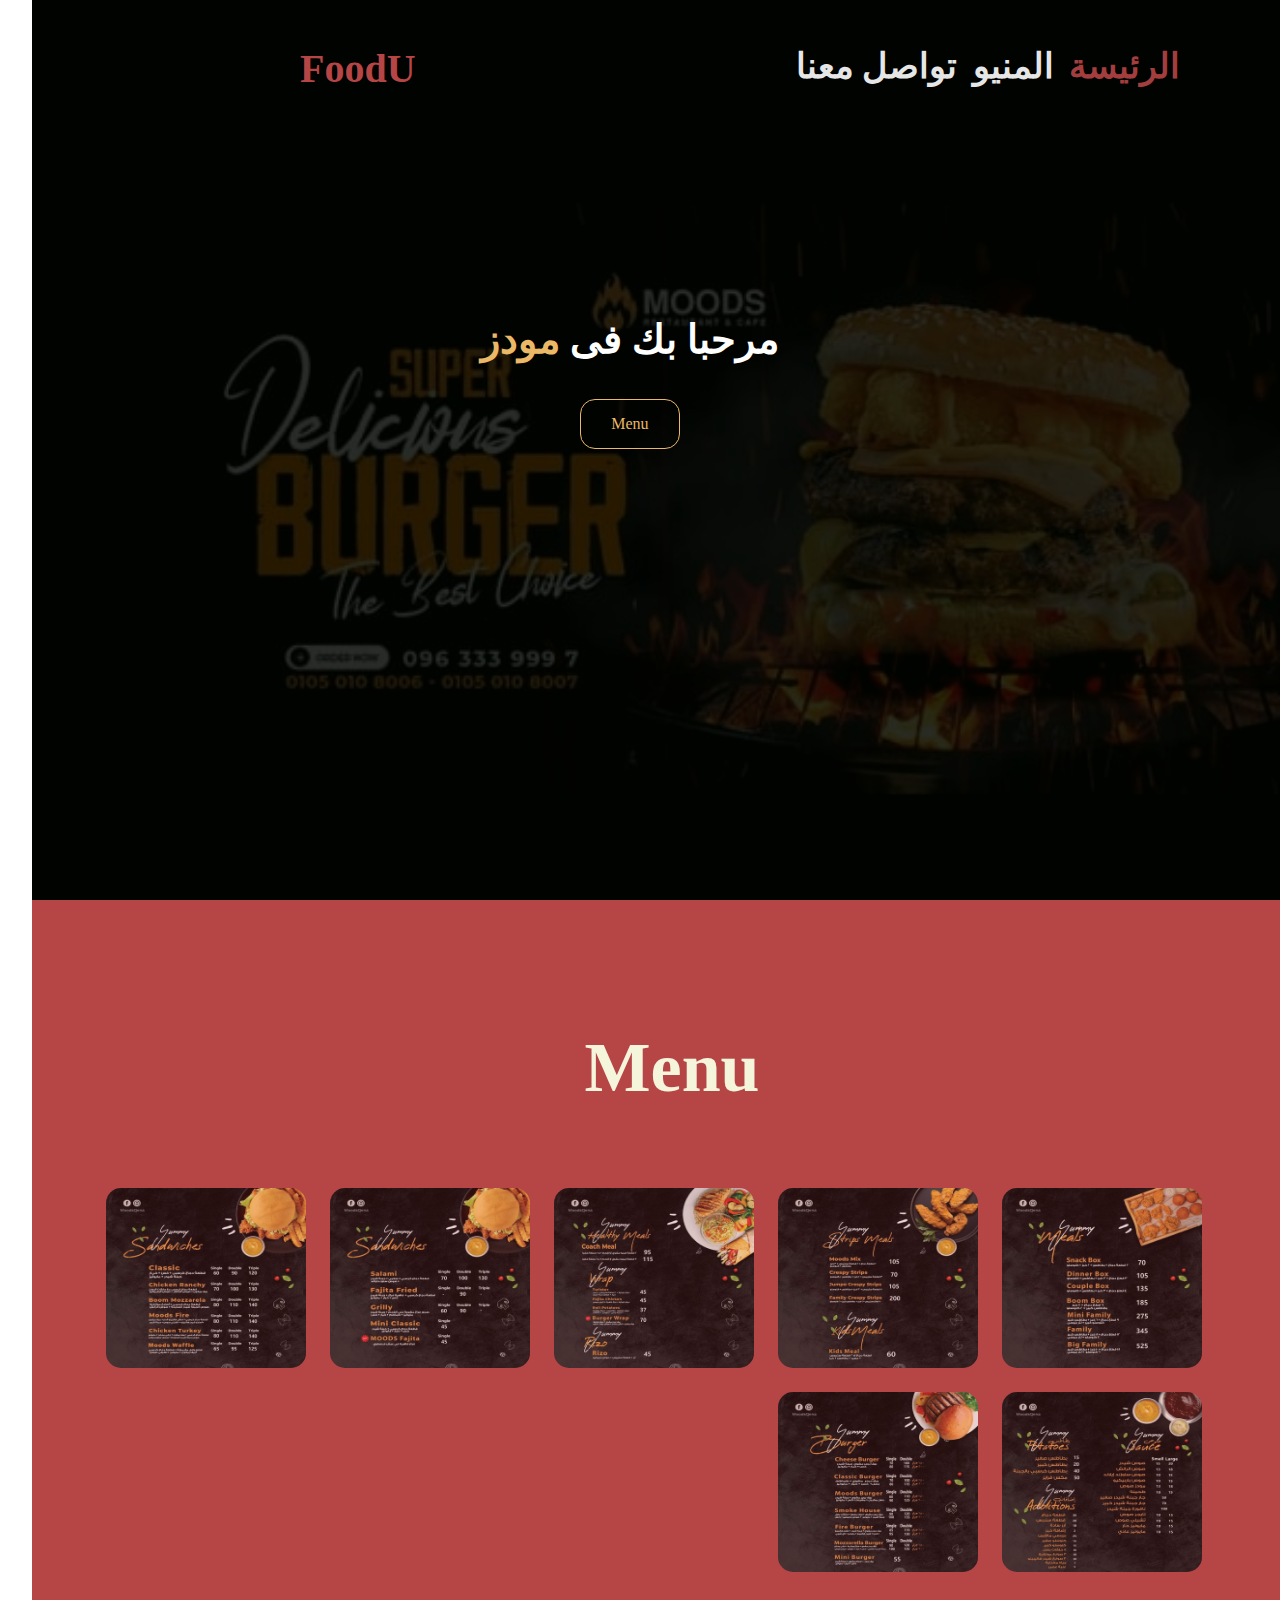
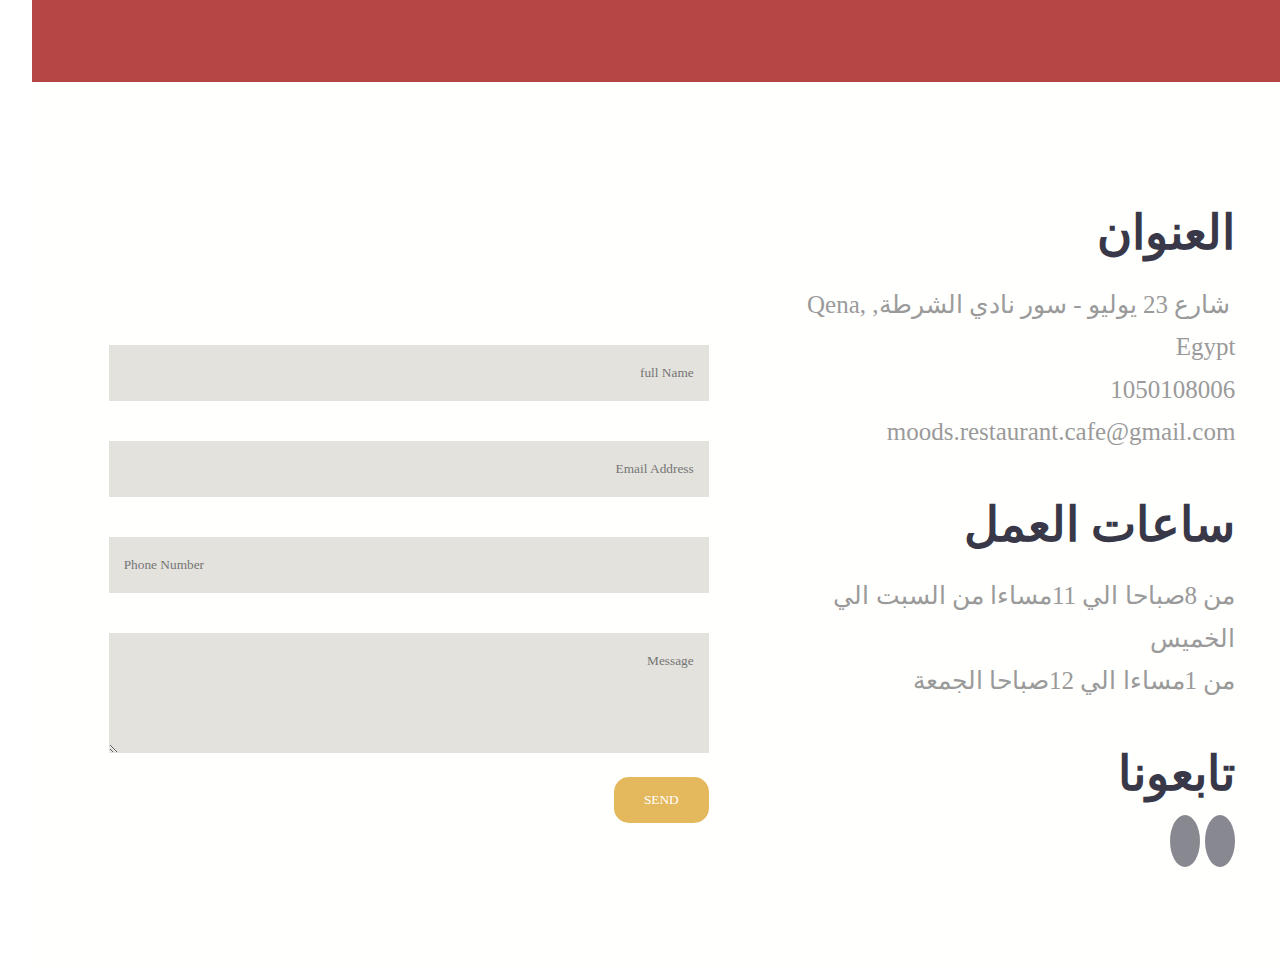
<file: Moods/mayada.html>
<!DOCTYPE html>
<html lang="en" dir="rtl">
<head>
    <meta charset="UTF-8">
    <meta http-equiv="X-UA-Compatible" content="IE=edge">
    <meta name="viewport" content="width=device-width, initial-scale=1">
    <link href="https://fonts.googleapis.com/icon?family=Material+Icons" rel="stylesheet">
    <link rel="stylesheet" href="mayada.css">
    <link rel="stylesheet" href="../new.css">
    <!--fontawsom-->
    <link rel="stylesheet" href="https://cdnjs.cloudflare.com/ajax/libs/font-awesome/6.4.0/css/all.min.css"
     integrity="sha512-iecdLmaskl7CVkqkXNQ/ZH/XLlvWZOJyj7Yy7tcenmpD1ypASozpmT/E0iPtmFIB46ZmdtAc9eNBvH0H/ZpiBw==" 
    crossorigin="anonymous" referrerpolicy="no-referrer"/>
    <title>Moods</title>
</head>
<script>

</script>
<body>
 <!--Header start-->
 <header>

            <div class="men" >
                <ul class="me" style="font-weight: 500px; margin-right: 100px;" >
                    <li><a href="#home" style="color:#b64545;font-size: 35px;" class="active1" id="active1">الرئيسة</a></li>
                    <li><a href="#menu" style="font-size: 35px;" class="active2" id="active2">المنيو</a></li>
                
                    <li><a href="#contact" style="font-size: 35px;" class="active4"id="active4">تواصل معنا</a></li>
                </ul>
                
                   <a href="/new.html"><h2 dir="ltr" style="margin-left: 300px; font-size: 40px ;" class="Logo">FoodU</h2></a>
           
            </div>
            
        </div>
    <div>
        <div class="content">
           <h1>مرحبا بك فى <span class="primary-text">مودز</span></h1>
         <br><br>
           <a href="#menu" class="btn btn-primary">Menu</a>
        </div>
    </div>
 </header>
 <!--Header end-->
 <!--menu start-->
 <section id="menu"><h2 style="margin-bottom: 70px; color:beige;font-size: 70px;">Menu</h2>
    <div class="menu-items">
        
           <div class="menu-item">
                <img src="meals.jpg" id="df" alt="menu" >
                <img src="meals2.jpg" id="df" alt="menu" >
                <img src="meals3.jpg" id="df" alt="menu">
                <img src="sandwiches.jpg" id="df" alt="menu" >
                <img src="sandwiches2.jpg" id="df" alt="menu" >
                <img src="souce.jpg" id="df" alt="menu" >
                <img src="burger.jpg" id="df" alt="menu" >
              <!--<ul>
                <li><img src="sandwiches.jpg" alt="menu"></li>
                <li><img src="sandwiches2.jpg" alt="menu"> </li>
                <li><img src="souce.jpg" alt="menu"> </li>
                <li><img src="burger.jpg" alt="menu"></li>
              </ul>
              <ul>
                <li><br><br> </li>
                <li><img src="burger.jpg" alt="menu"></li>
                <li> </li>
              </ul>-->
           </div>
                </section>
 <!--menu end-->
 <!--contact start-->
 <section id="contact">
    <div class="container">
        <div class="contact-content">
            <div class="contact-info">
                <div>
                    <h3>العنوان</h3>
                    <p><i class="fa-solid fa-location-dot"></i>شارع 23 يوليو - سور نادي الشرطة, Qena, Egypt</p>
                    <p><i class="fa-solid fa-phone"></i>1050108006</p>
                    <p><i class="fa-regular fa-envelope"></i>moods.restaurant.cafe@gmail.com</p>
                </div>
                <div>
                    <h3>ساعات العمل</h3>
                    <p>من 8صباحا الي 11مساءا من السبت الي الخميس</p>
                    <p>من 1مساءا الي 12صباحا الجمعة </p>
                </div>
                <div>
                    <h3>تابعونا</h3>
                    <a href="#"><i class="fa-brands fa-facebook-f"></i></a>
                    <a href="#"><i class="fa-brands fa-instagram"></i></a>
                </div>
            </div>
        <form>
            <input type="text" name="Name" id="Name" placeholder="full Name" >
            <input type="email" name="email" id="email" placeholder="Email Address" >
            <input type="tel" name="Phone" id="Phone" placeholder="Phone Number" >
            <textarea name="Message" id="Message" cols="30" rows="5" placeholder="Message"></textarea>
            <button type="submit" class="btn">SEND</button>
            
        </form>
    </div>
    </div>
 </section>
 <!--contact end-->
</body>
</html>
</file>
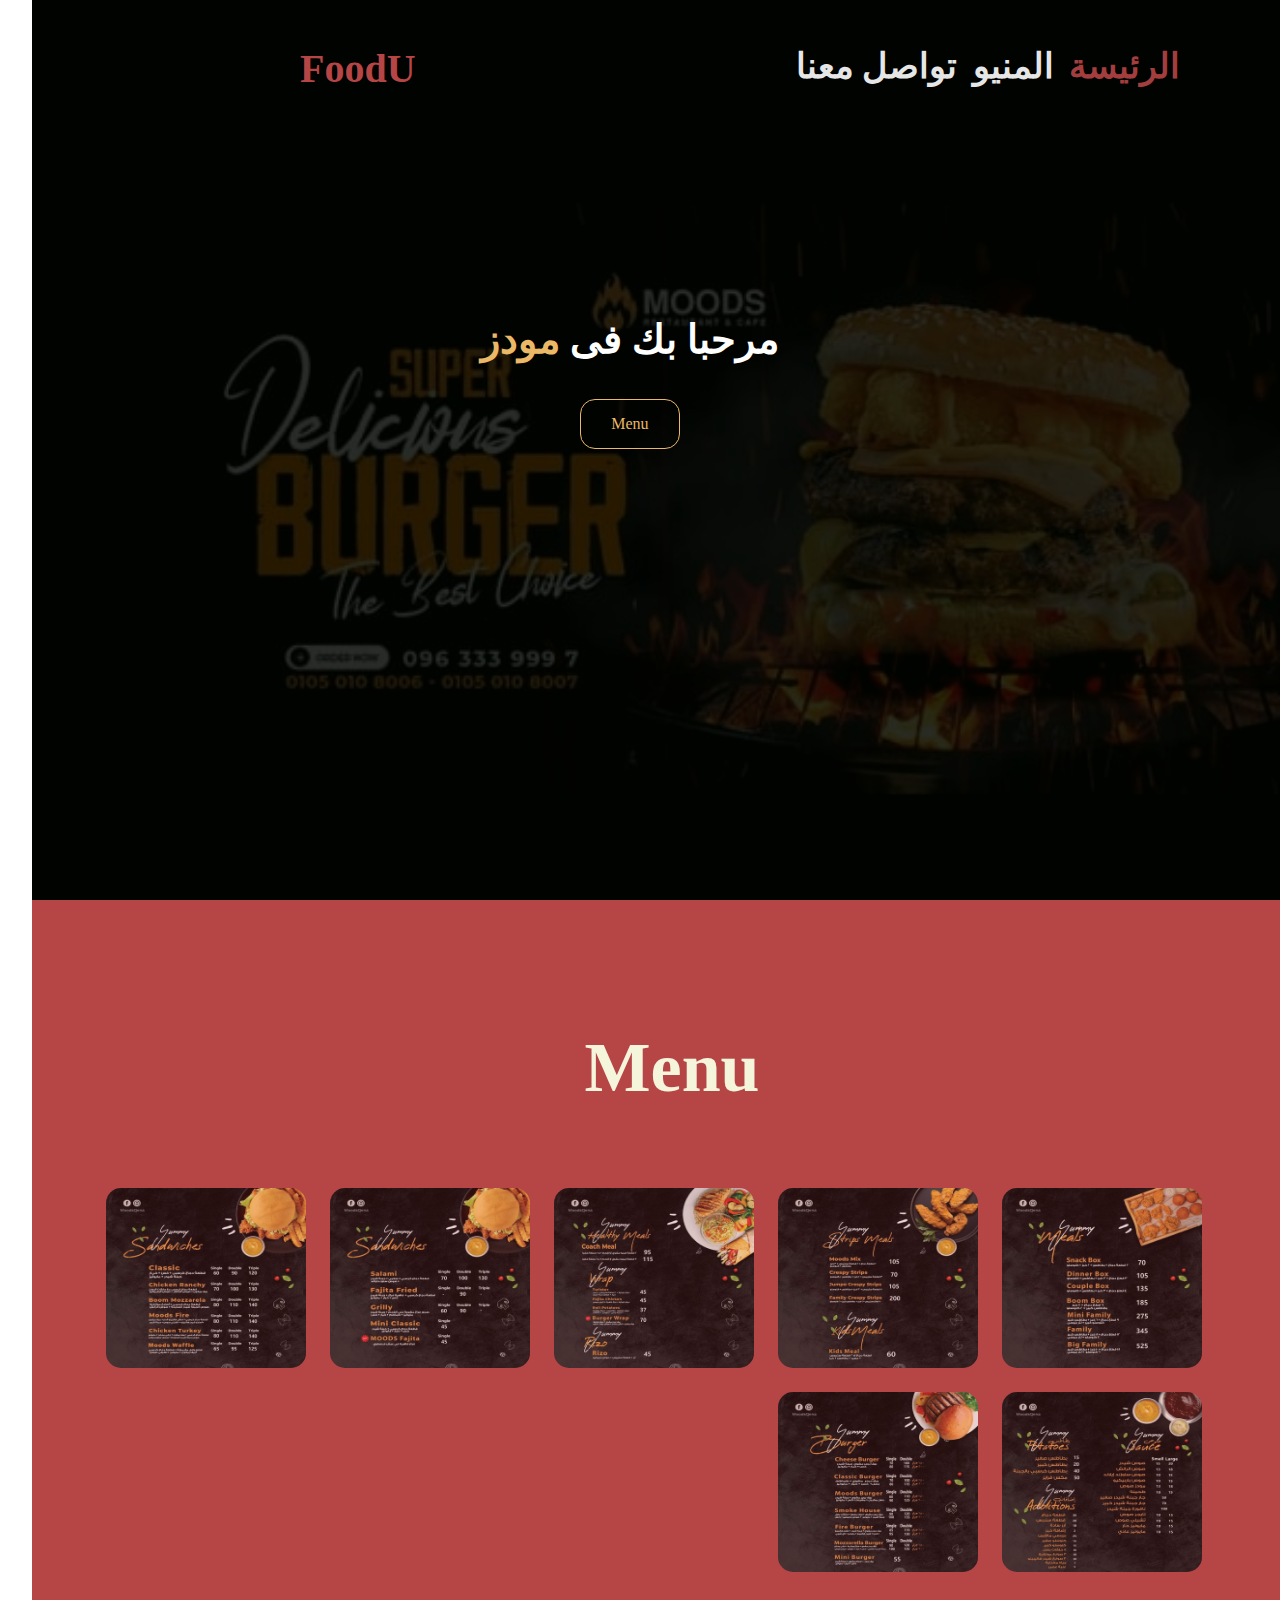
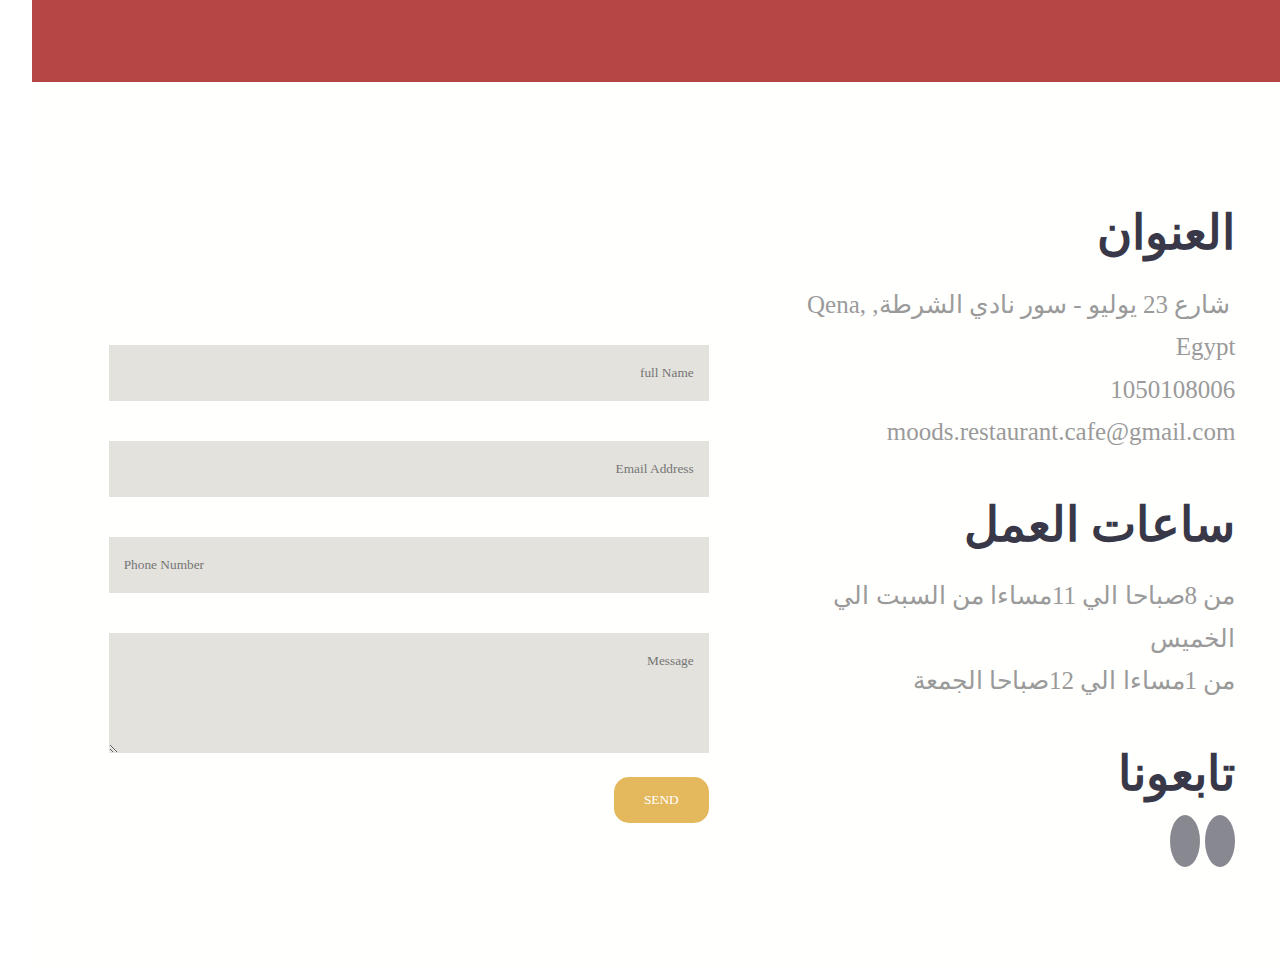
<file: Moods/Moods.html>
<!DOCTYPE html>
<html lang="en" dir="rtl">
<head>
    <meta charset="UTF-8">
    <meta http-equiv="X-UA-Compatible" content="IE=edge">
    <meta name="viewport" content="width=device-width, initial-scale=1">
    <link href="https://fonts.googleapis.com/icon?family=Material+Icons" rel="stylesheet">
    <link rel="stylesheet" href="Moods.css">
    <link rel="stylesheet" href="../main.css">
    <!--fontawsom-->
    <link rel="stylesheet" href="https://cdnjs.cloudflare.com/ajax/libs/font-awesome/6.4.0/css/all.min.css"
     integrity="sha512-iecdLmaskl7CVkqkXNQ/ZH/XLlvWZOJyj7Yy7tcenmpD1ypASozpmT/E0iPtmFIB46ZmdtAc9eNBvH0H/ZpiBw==" 
    crossorigin="anonymous" referrerpolicy="no-referrer"/>
    <title>Moods</title>
</head>
<script>

</script>
<body>
 <!--Header start-->
 <header>

            <div class="men" >
                <ul class="me" style="font-weight: 500px; margin-right: 100px;" >
                    <li><a href="#home" style="color:#b64545;font-size: 35px;" class="active1" id="active1">الرئيسة</a></li>
                    <li><a href="#menu" style="font-size: 35px;" class="active2" id="active2">المنيو</a></li>
                
                    <li><a href="#contact" style="font-size: 35px;" class="active4"id="active4">تواصل معنا</a></li>
                </ul>
                
                   <a href="/new.html"><h2 dir="ltr" style="margin-left: 300px; font-size: 40px ;" class="Logo">FoodU</h2></a>
           
            </div>
            
        </div>
    <div>
        <div class="content">
           <h1>مرحبا بك فى <span class="primary-text">مودز</span></h1>
         <br><br>
           <a href="#menu" class="btn btn-primary">Menu</a>
        </div>
    </div>
 </header>
 <!--Header end-->
 <!--menu start-->
 <section id="menu"><h2 style="margin-bottom: 70px; color:beige;font-size: 70px;">Menu</h2>
    <div class="menu-items">
        
           <div class="menu-item">
                <img src="meals.jpg" id="df" alt="menu" >
                <img src="meals2.jpg" id="df" alt="menu" >
                <img src="meals3.jpg" id="df" alt="menu">
                <img src="sandwiches.jpg" id="df" alt="menu" >
                <img src="sandwiches2.jpg" id="df" alt="menu" >
                <img src="souce.jpg" id="df" alt="menu" >
                <img src="burger.jpg" id="df" alt="menu" >
              <!--<ul>
                <li><img src="sandwiches.jpg" alt="menu"></li>
                <li><img src="sandwiches2.jpg" alt="menu"> </li>
                <li><img src="souce.jpg" alt="menu"> </li>
                <li><img src="burger.jpg" alt="menu"></li>
              </ul>
              <ul>
                <li><br><br> </li>
                <li><img src="burger.jpg" alt="menu"></li>
                <li> </li>
              </ul>-->
           </div>
                </section>
 <!--menu end-->
 <!--contact start-->
 <section id="contact">
    <div class="container">
        <div class="contact-content">
            <div class="contact-info">
                <div>
                    <h3>العنوان</h3>
                    <p><i class="fa-solid fa-location-dot"></i>شارع 23 يوليو - سور نادي الشرطة, Qena, Egypt</p>
                    <p><i class="fa-solid fa-phone"></i>1050108006</p>
                    <p><i class="fa-regular fa-envelope"></i>moods.restaurant.cafe@gmail.com</p>
                </div>
                <div>
                    <h3>ساعات العمل</h3>
                    <p>من 8صباحا الي 11مساءا من السبت الي الخميس</p>
                    <p>من 1مساءا الي 12صباحا الجمعة </p>
                </div>
                <div>
                    <h3>تابعونا</h3>
                    <a href="#"><i class="fa-brands fa-facebook-f"></i></a>
                    <a href="#"><i class="fa-brands fa-instagram"></i></a>
                </div>
            </div>
        <form>
            <input type="text" name="Name" id="Name" placeholder="full Name" >
            <input type="email" name="email" id="email" placeholder="Email Address" >
            <input type="tel" name="Phone" id="Phone" placeholder="Phone Number" >
            <textarea name="Message" id="Message" cols="30" rows="5" placeholder="Message"></textarea>
            <button type="submit" class="btn">SEND</button>
            
        </form>
    </div>
    </div>
 </section>
 <!--contact end-->
</body>
</html>
</file>
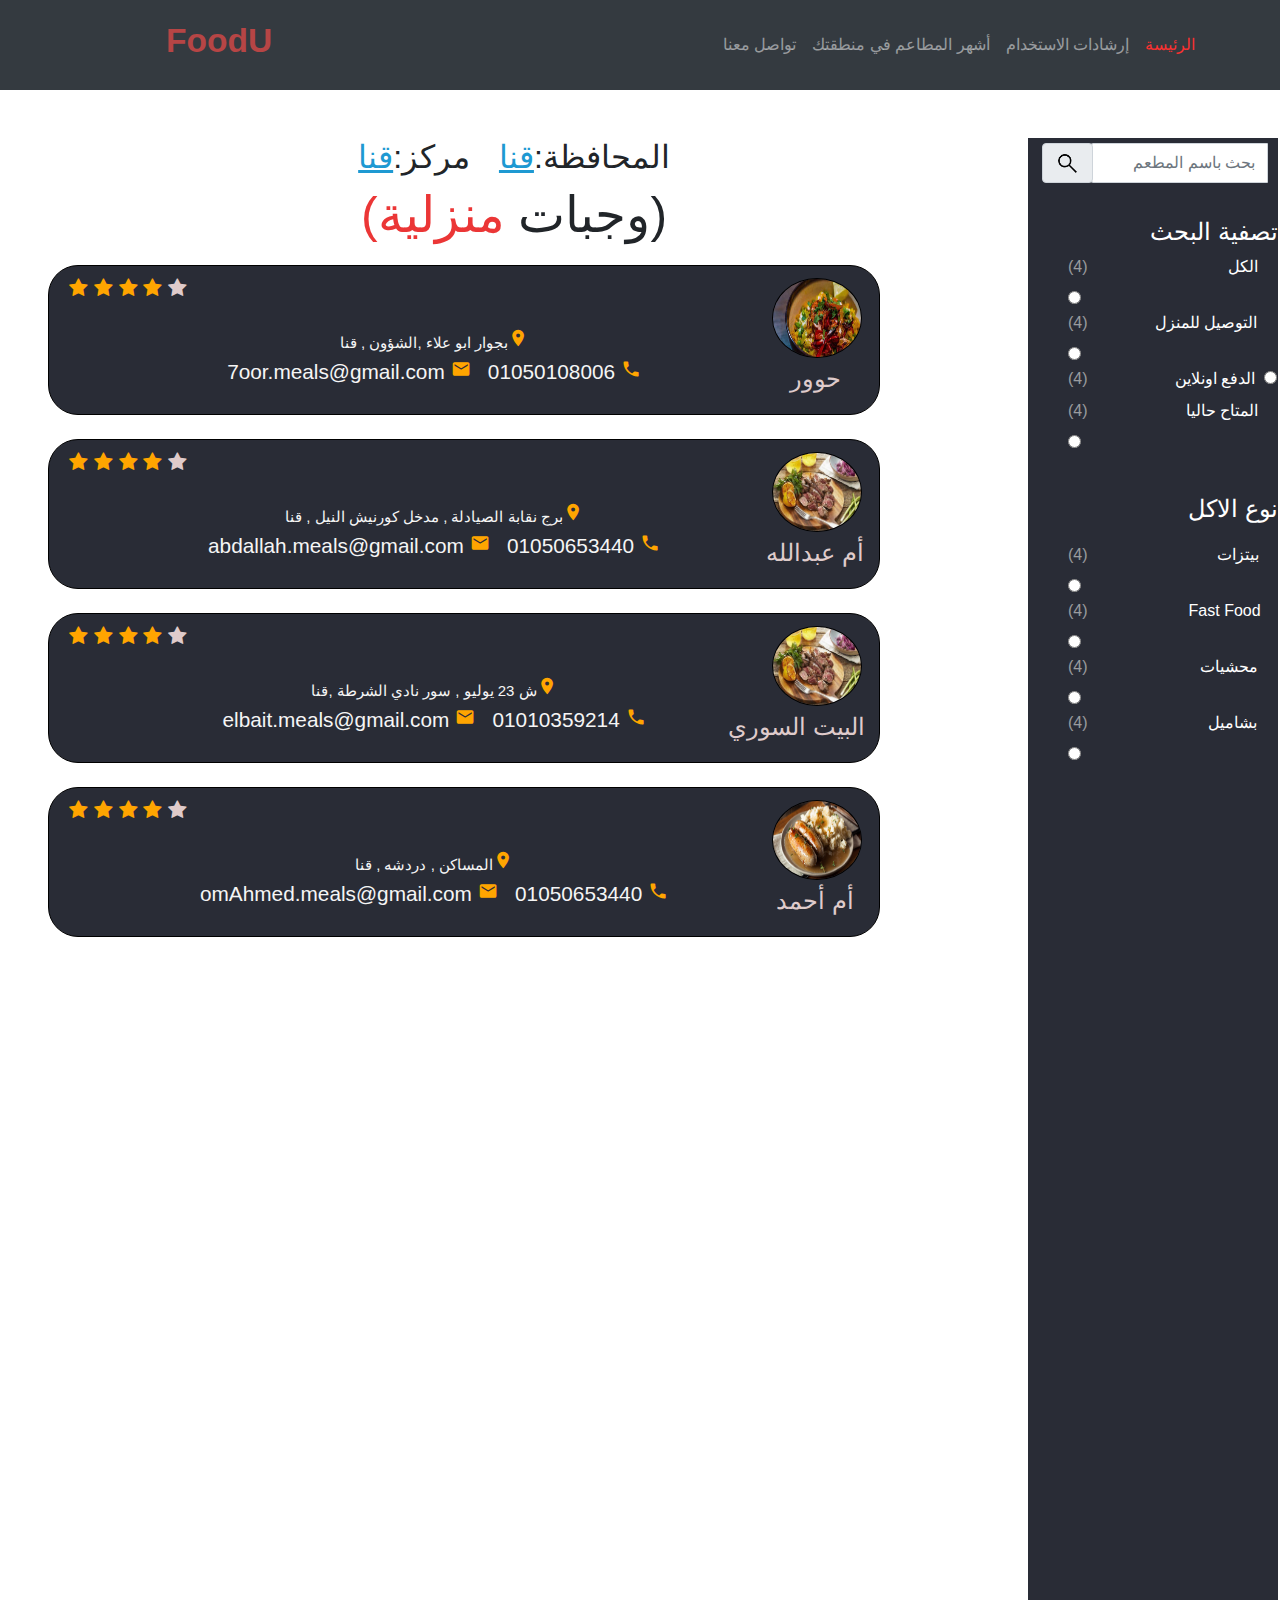
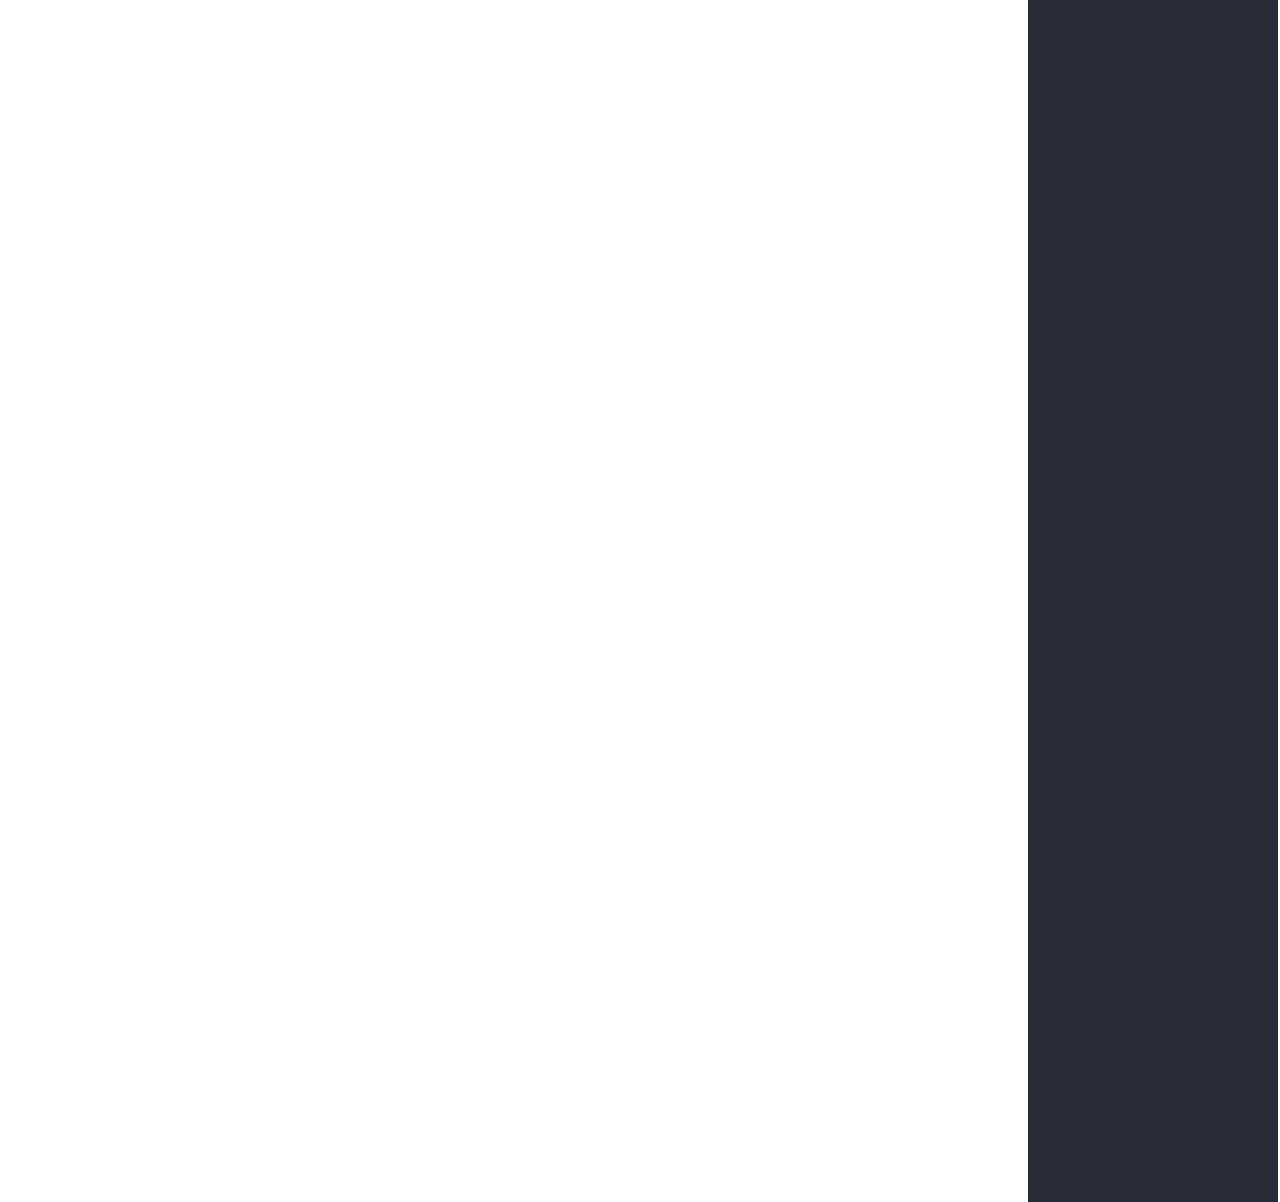
<file: resturant/home.html>
<!DOCTYPE html>
<html lang="ar" dir="rtl">
  <head>
    <meta charset="utf-8">
    <title>HomeMeals</title>
    <meta name="viewport" content="width=device-width, initial-scale=1">
<link href="https://fonts.googleapis.com/icon?family=Material+Icons" rel="stylesheet">
<link rel="stylesheet" href="resturant.css">
<link href="https://fonts.googleapis.com/css?family=Lemonada&display=swap" rel="stylesheet"></link>
<link rel="stylesheet" href="https://cdnjs.cloudflare.com/ajax/libs/font-awesome/4.7.0/css/font-awesome.min.css">
<link href='https://unpkg.com/boxicons@2.1.4/css/boxicons.min.css' rel='stylesheet'>
<link rel="stylesheet" href="../bootstrap/css/bootstrap.css">
  </head>
  <body >

    <nav class="navbar navbar-expand-lg navbar-dark bg-dark" >
    
      <div id="af" class="navbar"  style="margin: 5px;">

        <ul class="navbar-nav" id="menu" >
              <li class="nav-item"><a href="resturant.html" class="nav-link" style="color: rgb(250, 49, 49);">الرئيسة</a></li>
              <li class="nav-item"><a href="/new.html" class="nav-link">إرشادات الاستخدام</a></li>
              <li class="nav-item"><a href="/new.html"  class="nav-link">أشهر المطاعم في منطقتك</a></li>
              <li class="nav-item"><a href="/new.html"  class="nav-link">تواصل معنا</a></li>
          </ul>
          <a href="/new.html" class="nav-item" style="margin-right: 450px; color: brown;"><h2 class="Logo">FoodU</h2></a>
        </div>
      </nav>
      </div>
  <br><br>
      
        
        
       <div class="right">
        
        <div  style="width: 220px; margin-right: 10px; height: 80px;">
          <div class="input-group" > 
            <input type="text" style=" margin-left: -4px; margin-top: 5px;  height: 40px;" class="form-control" id="autoSizingInputGroup" placeholder="بحث باسم المطعم">
            <div class="input-group-text"  style="z-index: 100; margin-left: -6px; margin-top: 5px; height: 40px;" ><img style="width: 25px;" src="images/search.png" alt="">
        </div>
        </div>
        </div>

        <h4 style="color: #fff; float: right;">تصفية البحث</h4><br>

          <ul style="direction: ltr; list-style: none;" id="mylist">
            <li>
              
              <label style="color: #fff; margin-right: 5px;" class><span style="color: #ffffff88; float: left; padding-right: 140px;">(4)</span> الكل</label>
              <input type="radio" name="option" onchange="getSelectedOption()" onclick="changedisplay()" value="الكل">
            </li>
            <li>
              <label style="color: #fff; margin-right: 5px;" class><span style="color: #ffffff88; float: left; padding-right: 67px;">(4)</span> التوصيل للمنزل</label>
              <input type="radio" name="option"  onchange="getSelectedOption()" onclick="changedisplay()" value="التوصيل للمنزل">
            </li>
            <li>
              <label style="color: #fff; margin-right: 5px;" class><span style="color: #ffffff88; float: left; padding-right: 87px;">(4)</span> الدفع اونلاين</label>
              <input type="radio" name="option"  onchange="getSelectedOption()" onclick="changedisplay()" value="الدفع اونلاين">
            </li>

            <li>
              <label style="color: #fff; margin-right: 5px;" class><span style="color: #ffffff88; float: left; padding-right: 98px;">(4)</span> المتاح حاليا</label>
              <input type="radio" name="option"  onchange="getSelectedOption()" onclick="changedisplay()" value="المفتوح حاليا">
            </li>
          
          </ul>
        
<br>

          <h4 style="color: #fff; float: right;">نوع الاكل</h4><br><br>
<ul style="direction: ltr; list-style: none;" id="mylist">
<li>
  
  <label style="color: #fff; margin-right: 5px;" class><span style="color: #ffffff88; float: left; padding-right: 129px;">(4)</span> بيتزات</label>
  <input type="radio" name="option" onchange="getSelectedOption()" onclick="changedisplay()" value="بيتزات">
</li>
<li>
  <label style="color: #fff; margin-right: 5px;" class><span style="color: #ffffff88; float: left; padding-right: 101px;">(4)</span> Fast Food</label>
  <input type="radio" name="option"  onchange="getSelectedOption()" onclick="changedisplay()" value="Fast Food">
</li>
<li>
  <label style="color: #fff; margin-right: 5px;" class><span style="color: #ffffff88; float: left; padding-right: 112px;">(4)</span> محشيات</label>
  <input type="radio" name="option"  onchange="getSelectedOption()" onclick="changedisplay()" value="شاورما سورى">
</li>
<li>
  <label style="color: #fff; margin-right: 5px;" class><span style="color: #ffffff88; float: left; padding-right: 120px;">(4)</span>بشاميل</label>
  <input type="radio"  name="option" onchange="getSelectedOption()" onclick="changedisplay()" value="وجبات كاملة">
</li>
</ul>

     </div>






       <section>
        <h2 style=" text-align: center; font-size: 200;">المحافظة:<u style="margin-left: 20px; color: rgb(30, 153, 210);">قنا</u> مركز:<u style="color: rgb(30, 153, 210);">قنا</u>     </h2>
        
     <h1 id="our">(وجبات <span style="color: #eb3636;">منزلية)</span> </h1>
        <div class="center">
    
          <div class="reslist">
           
            <div id="moods" class="resturantt" onclick="window.location='/Moods/mayada.html'" onchange="changedisplay()">
              <div class="left">
                <a href="/Moods/mayada.html"><img  class="imgg" src="images/OIP (1).jpg" alt="" width="90px" height="80px"></a>
              </div>
              <div class="rightt">
                <div style=" justify-content: space-between;">
              <h4 style="padding-left: 692px;">حوور</h4>
              <div style="text-align: left; margin-top: -130px;">
              <span class="fa fa-star " style="font-size:20px;"></span>
              <span class="fa fa-star checked" style="font-size:20px;"></span>
              <span class="fa fa-star checked" style="font-size:20px;"></span>
              <span class="fa fa-star checked" style="font-size:20px;"></span>
              <span class="fa fa-star checked" style="font-size:20px;"></span>
            </div>
            </div>
            <div  style=" margin-top: -40px; margin-right: 70px;">
                <a id="a" style="color: whitesmoke; text-decoration: none;" href="#">   <span class="location"> <i class="material-icons" style=" color:orange;font-size:20px;">place</i>بجوار ابو علاء ,الشؤون , قنا</span> </a>
                   <p>
                <a style="color: whitesmoke; text-decoration: none;" href="#"> <span style="margin-top: -10px;" >  <i class="material-icons" style="font-size:20px;color:orange">local_phone</i> 01050108006 </span> </a>&nbsp;
                <a style="color: whitesmoke; text-decoration: none;" href="#">  <span > <i class="material-icons" style="font-size:20px;color:orange">mail</i> 7oor.meals@gmail.com</span> </a>

                   </p>
                  </div>
                  </div>
                </div>
              </a>
      
      
          <br>
          <div id="moods" class="resturantt" onclick="window.location='/Moods/mayada.html'" onchange="changedisplay()">
            <div class="left">
              <a href="/Moods/mayada.html"><img  class="imgg" src="images/OIP.jpg" alt="" width="90px" height="80px"></a>
            </div>
            <div class="rightt">
              <div style=" justify-content: space-between;">
            <h4 style="padding-left: 692px;">أم عبدالله</h4>
            <div style="text-align: left; margin-top: -130px;">
            <span class="fa fa-star " style="font-size:20px;"></span>
            <span class="fa fa-star checked" style="font-size:20px;"></span>
            <span class="fa fa-star checked" style="font-size:20px;"></span>
            <span class="fa fa-star checked" style="font-size:20px;"></span>
            <span class="fa fa-star checked" style="font-size:20px;"></span>
          </div>
          </div>
          <div  style=" margin-top: -40px; margin-right: 70px;">
              <a id="a" style="color: whitesmoke; text-decoration: none;" href="#">   <span class="location"> <i class="material-icons" style=" color:orange;font-size:20px;">place</i>برج نقابة الصيادلة , مدخل كورنيش النيل , قنا</span> </a>
                 <p>
              <a style="color: whitesmoke; text-decoration: none;" href="#"> <span style="margin-top: -10px;" >  <i class="material-icons" style="font-size:20px;color:orange">local_phone</i> 01050653440  </span> </a>&nbsp;
              <a style="color: whitesmoke; text-decoration: none;" href="#">  <span > <i class="material-icons" style="font-size:20px;color:orange">mail</i> abdallah.meals@gmail.com</span> </a>

                 </p>
                </div>
                </div>
              </div>
            </a>
      <br> 
      <div id="moods" class="resturantt" onclick="window.location='/Moods/mayada.html'" onchange="changedisplay()">
        <div class="left">
          <a href="/Moods/mayada.html"><img  class="imgg" src="images/OIP.jpg" alt="" width="90px" height="80px"></a>
        </div>
        <div class="rightt">
          <div style=" justify-content: space-between;">
        <h4 style="padding-left: 655px;">البيت السوري</h4>
        <div style="text-align: left; margin-top: -130px;">
        <span class="fa fa-star " style="font-size:20px;"></span>
        <span class="fa fa-star checked" style="font-size:20px;"></span>
        <span class="fa fa-star checked" style="font-size:20px;"></span>
        <span class="fa fa-star checked" style="font-size:20px;"></span>
        <span class="fa fa-star checked" style="font-size:20px;"></span>
      </div>
      </div>
      <div  style=" margin-top: -40px; margin-right: 70px;">
          <a id="a" style="color: whitesmoke; text-decoration: none;" href="#">   <span class="location"> <i class="material-icons" style=" color:orange;font-size:20px;">place</i>ش 23 يوليو , سور نادي الشرطة ,قنا</span> </a>
             <p>
          <a style="color: whitesmoke; text-decoration: none;" href="#"> <span style="margin-top: -10px;" >  <i class="material-icons" style="font-size:20px;color:orange">local_phone</i> 01010359214   </span> </a>&nbsp;
          <a style="color: whitesmoke; text-decoration: none;" href="#">  <span > <i class="material-icons" style="font-size:20px;color:orange">mail</i> elbait.meals@gmail.com </span> </a>
             </p>
            </div>
            </div>
          </div>
        </a>
       <br>
       <div id="moods" class="resturantt" onclick="window.location='/Moods/mayada.html'" onchange="changedisplay()">
        <div class="left">
          <a href="/Moods/mayada.html"><img  class="imgg" src="images/R (5).jpg" alt="" width="90px" height="80px"></a>
        </div>
        <div class="rightt">
          <div style=" justify-content: space-between;">
        <h4 style="padding-left: 692px;">أم أحمد</h4>
        <div style="text-align: left; margin-top: -130px;">
        <span class="fa fa-star " style="font-size:20px;"></span>
        <span class="fa fa-star checked" style="font-size:20px;"></span>
        <span class="fa fa-star checked" style="font-size:20px;"></span>
        <span class="fa fa-star checked" style="font-size:20px;"></span>
        <span class="fa fa-star checked" style="font-size:20px;"></span>
      </div>
      </div>
      <div  style=" margin-top: -40px; margin-right: 70px;">
          <a id="a" style="color: whitesmoke; text-decoration: none;" href="#">   <span class="location"> <i class="material-icons" style=" color:orange;font-size:20px;">place</i>المساكن , دردشه , قنا</span> </a>
             <p>
          <a style="color: whitesmoke; text-decoration: none;" href="#"> <span style="margin-top: -10px;" >  <i class="material-icons" style="font-size:20px;color:orange">local_phone</i> 01050653440  </span> </a>&nbsp;
          <a style="color: whitesmoke; text-decoration: none;" href="#">  <span > <i class="material-icons" style="font-size:20px;color:orange">mail</i> omAhmed.meals@gmail.com</span> </a>

             </p>
            </div>
            </div>
          </div>
        </a>
 
      
      </div>
      </div>


      </div>

    </section>
  </body>
</html>
</file>
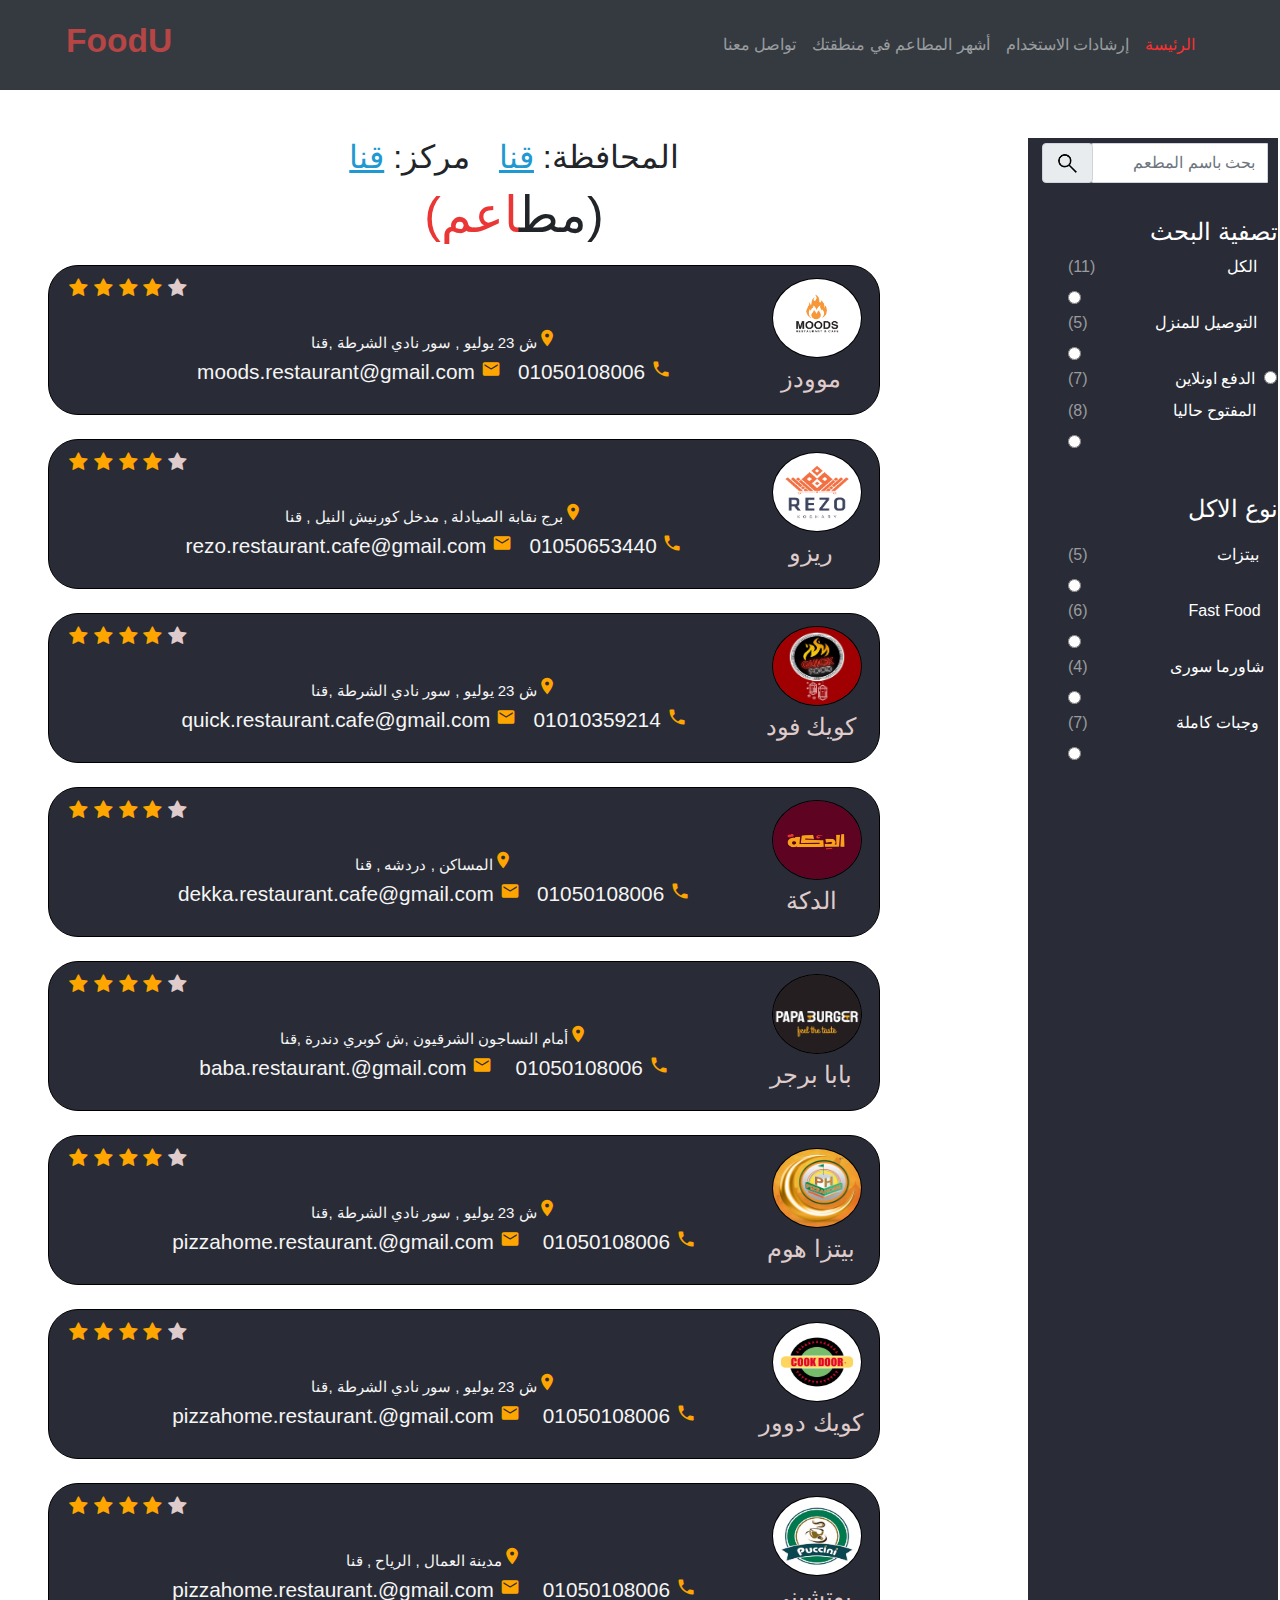
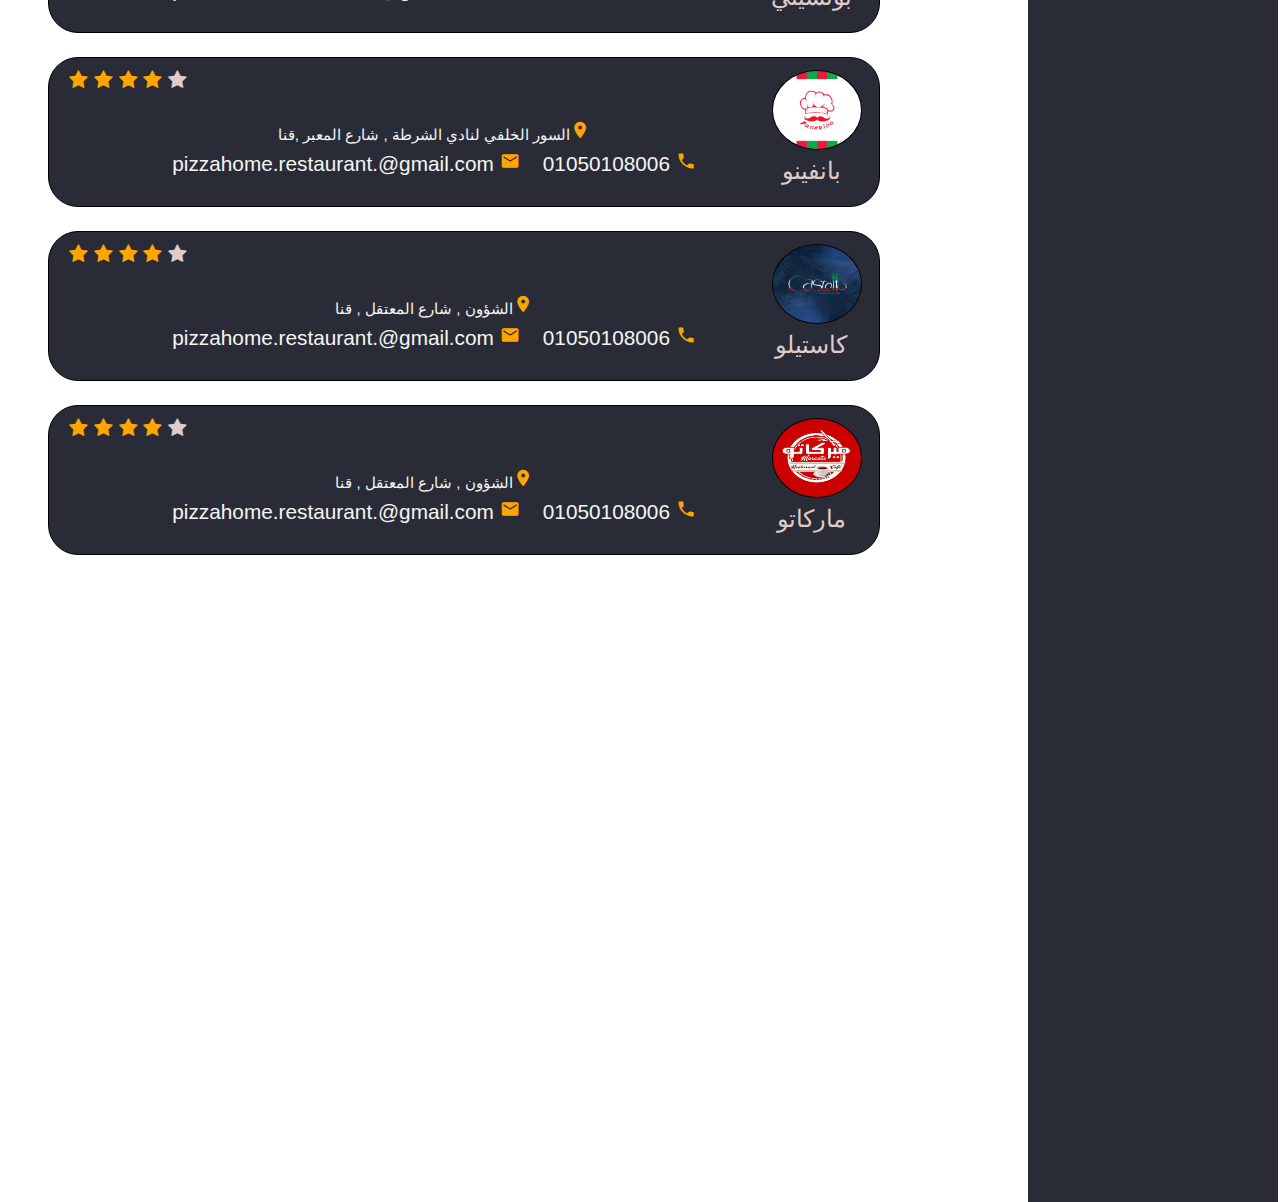
<file: resturant/resturant.html>
<!DOCTYPE html>
<html lang="ar" dir="rtl">
  <head>
    <meta charset="utf-8">
    <title>restaurant</title>
    <meta name="viewport" content="width=device-width, initial-scale=1">
<link href="https://fonts.googleapis.com/icon?family=Material+Icons" rel="stylesheet">
<link rel="stylesheet" href="resturant.css">
<link href="https://fonts.googleapis.com/css?family=Lemonada&display=swap" rel="stylesheet"></link>
<link rel="stylesheet" href="https://cdnjs.cloudflare.com/ajax/libs/font-awesome/4.7.0/css/font-awesome.min.css">
<link href='https://unpkg.com/boxicons@2.1.4/css/boxicons.min.css' rel='stylesheet'>
<link rel="stylesheet" href="../bootstrap/css/bootstrap.css">
  </head>
  <body>

         <nav class="navbar navbar-expand-lg navbar-dark bg-dark" >
    
      <div id="af" class="navbar"  style="margin: 5px;">

        <ul class="navbar-nav" id="menu" >
              <li class="nav-item"><a href="resturant.html" class="nav-link" style="color: rgb(250, 49, 49);">الرئيسة</a></li>
              <li class="nav-item"><a href="/main.html" class="nav-link">إرشادات الاستخدام</a></li>
              <li class="nav-item"><a href="/main.html"  class="nav-link">أشهر المطاعم في منطقتك</a></li>
              <li class="nav-item"><a href="/main.html"  class="nav-link">تواصل معنا</a></li>
          </ul>
          <a href="/main.html" class="nav-item" style="margin-right: 550px; color: brown;"><h2 class="Logo">FoodU</h2></a>
        </div>
      </nav>
      </div>
  <br><br>
       <div class="right">
        
          <div  style="width: 220px; margin-right: 10px; height: 80px;">
            <div class="input-group" > 
              <input type="text" style=" margin-left: -4px; margin-top: 5px;  height: 40px;" class="form-control" id="autoSizingInputGroup" placeholder="بحث باسم المطعم">
              <div class="input-group-text"  style="z-index: 100; margin-left: -6px; margin-top: 5px; height: 40px;" ><img style="width: 25px;" src="images/search.png" alt="">
          </div>
          </div>
          </div>

          <h4 style="color: #fff; float: right;">تصفية البحث</h4><br>

            <ul style="direction: ltr; list-style: none;" id="mylist">
              <li>
                
                <label style="color: #fff; margin-right: 5px;" class><span style="color: #ffffff88; float: left; padding-right: 132px;">(11)</span> الكل</label>
                <input type="radio" name="option" onchange="getSelectedOption()" onclick="changedisplay()" value="الكل">
              </li>
              <li>
                <label style="color: #fff; margin-right: 5px;" class><span style="color: #ffffff88; float: left; padding-right: 67px;">(5)</span> التوصيل للمنزل</label>
                <input type="radio" name="option"  onchange="getSelectedOption()" onclick="changedisplay()" value="التوصيل للمنزل">
              </li>
              <li>
                <label style="color: #fff; margin-right: 5px;" class><span style="color: #ffffff88; float: left; padding-right: 87px;">(7)</span> الدفع اونلاين</label>
                <input type="radio" name="option"  onchange="getSelectedOption()" onclick="changedisplay()" value="الدفع اونلاين">
              </li>

              <li>
                <label style="color: #fff; margin-right: 5px;" class><span style="color: #ffffff88; float: left; padding-right: 85px;">(8)</span> المفتوح حاليا</label>
                <input type="radio" name="option"  onchange="getSelectedOption()" onclick="changedisplay()" value="المفتوح حاليا">
              </li>
            
            </ul>
          
<br>

            <h4 style="color: #fff; float: right;">نوع الاكل</h4><br><br>
<ul style="direction: ltr; list-style: none;" id="mylist">
  <li>
    
    <label style="color: #fff; margin-right: 5px;" class><span style="color: #ffffff88; float: left; padding-right: 129px;">(5)</span> بيتزات</label>
    <input type="radio" name="option" onchange="getSelectedOption()" onclick="changedisplay()" value="بيتزات">
  </li>
  <li>
    <label style="color: #fff; margin-right: 5px;" class><span style="color: #ffffff88; float: left; padding-right: 101px;">(6)</span> Fast Food</label>
    <input type="radio" name="option"  onchange="getSelectedOption()" onclick="changedisplay()" value="Fast Food">
  </li>
  <li>
    <label style="color: #fff; margin-right: 5px;" class><span style="color: #ffffff88; float: left; padding-right: 82px;">(4)</span> شاورما سورى</label>
    <input type="radio" name="option"  onchange="getSelectedOption()" onclick="changedisplay()" value="شاورما سورى">
  </li>
  <li>
    <label style="color: #fff; margin-right: 5px;" class><span style="color: #ffffff88; float: left; padding-right: 88px;">(7)</span>وجبات كاملة</label>
    <input type="radio"  name="option" onchange="getSelectedOption()" onclick="changedisplay()" value="وجبات كاملة">
  </li>
</ul>

       </div>
       
      
       <section>
        <h2 style=" text-align: center; font-size: 200;">المحافظة:     <u style="margin-left: 20px; color: rgb(30, 153, 210);">قنا</u> مركز:    <u style="color: rgb(30, 153, 210);">قنا</u>     </h2>
        <h1 id="our">(مط<span style="color: #eb3636;">اعم)</span> </h1>
        
        <div class="center">
    
          <div class="reslist">
           
            <div id="moods" class="resturantt" style="margin-bottom: 24px;" onclick="window.location='/Moods/Moods.html'" onchange="changedisplay()">
              <div class="left">
                <a href="/Moods/Moods.html"><img  class="imgg" src="images/moods.jpg" alt="" width="90px" height="80px"></a>
              </div>
              <div class="rightt">
                <div style=" justify-content: space-between;">
              <h4 style="padding-left: 684px;">موودز</h4>
              <div style="text-align: left; margin-top: -130px;">
              <span class="fa fa-star " style="font-size:20px;"></span>
              <span class="fa fa-star checked" style="font-size:20px;"></span>
              <span class="fa fa-star checked" style="font-size:20px;"></span>
              <span class="fa fa-star checked" style="font-size:20px;"></span>
              <span class="fa fa-star checked" style="font-size:20px;"></span>
            </div>
            </div>
            <div  style=" margin-top: -40px; margin-right: 70px;">
                <a id="a" style="color: whitesmoke; text-decoration: none;" href="#">   <span class="location"> <i class="material-icons" style=" color:orange;font-size:20px;">place</i>ش 23 يوليو , سور نادي الشرطة ,قنا</span> </a>
                   <p>
                <a style="color: whitesmoke; text-decoration: none;" href="#"> <span style="margin-top: -10px;" >  <i class="material-icons" style="font-size:20px;color:orange">local_phone</i> 01050108006 </span> </a>&nbsp;
                <a style="color: whitesmoke; text-decoration: none;" href="#">  <span > <i class="material-icons" style="font-size:20px;color:orange">mail</i> moods.restaurant@gmail.com </span> </a>

                   </p>
                  </div>
                  </div>
                </div>
              </a>
      
      
          
          <div id="rezo" class="resturantt" style="margin-bottom: 24px;" onclick="window.location='/Rezo/Rezo.html'" onchange="changedisplay()">
            <div class="left">
              <a href="/Rezo/Rezo.html"><img  class="imgg" src="images/rezo.jpg" alt="" width="90px" height="80px"></a>
            </div>
            <div class="rightt">
              <div style=" justify-content: space-between;">
            <h4 style="padding-left: 684px;">ريزو</h4>
            <div style="text-align: left; margin-top: -130px;">
            <span class="fa fa-star " style="font-size:20px;"></span>
            <span class="fa fa-star checked" style="font-size:20px;"></span>
            <span class="fa fa-star checked" style="font-size:20px;"></span>
            <span class="fa fa-star checked" style="font-size:20px;"></span>
            <span class="fa fa-star checked" style="font-size:20px;"></span>
          </div>
          </div>
          <div  style=" margin-top: -40px; margin-right: 70px;">
              <a id="a" style="color: whitesmoke; text-decoration: none;" href="#">   <span class="location"> <i class="material-icons" style=" color:orange;font-size:20px;">place</i>برج نقابة الصيادلة , مدخل كورنيش النيل , قنا</span> </a>
                 <p>
              <a style="color: whitesmoke; text-decoration: none;" href="#"> <span style="margin-top: -10px;" >  <i class="material-icons" style="font-size:20px;color:orange">local_phone</i> 01050653440  </span> </a>&nbsp;
              <a style="color: whitesmoke; text-decoration: none;" href="#">  <span > <i class="material-icons" style="font-size:20px;color:orange">mail</i> rezo.restaurant.cafe@gmail.com </span> </a>

                 </p>
                </div>
                </div>
              </div>
            </a>
      
       
       <div class="resturantt" style="margin-bottom: 24px;" id="cook" onclick="window.location='/cook food/CookFood.html'" onchange="changedisplay()">
        <div class="left">
          <a href="/cook food/CookFood.html"><img  class="imgg" src="images/quick food.jpg" alt="" width="90px" height="80px"></a>
        </div>
        <div class="rightt">
          <div style=" justify-content: space-between;">
        <h4 style="padding-left: 684px;">كويك فود</h4>
        <div style="text-align: left; margin-top: -130px;">
        <span class="fa fa-star " style="font-size:20px;"></span>
        <span class="fa fa-star checked" style="font-size:20px;"></span>
        <span class="fa fa-star checked" style="font-size:20px;"></span>
        <span class="fa fa-star checked" style="font-size:20px;"></span>
        <span class="fa fa-star checked" style="font-size:20px;"></span>
      </div>
      </div>
      <div  style=" margin-top: -40px; margin-right: 70px;">
          <a id="a" style="color: whitesmoke; text-decoration: none;" href="#">   <span class="location"> <i class="material-icons" style=" color:orange;font-size:20px;">place</i>ش 23 يوليو , سور نادي الشرطة ,قنا</span> </a>
             <p>
          <a style="color: whitesmoke; text-decoration: none;" href="#"> <span style="margin-top: -10px;" >  <i class="material-icons" style="font-size:20px;color:orange">local_phone</i> 01010359214   </span> </a>&nbsp;
          <a style="color: whitesmoke; text-decoration: none;" href="#">  <span > <i class="material-icons" style="font-size:20px;color:orange">mail</i> quick.restaurant.cafe@gmail.com </span> </a>

             </p>
            </div>
            </div>
          </div>
        </a>
      
      
     
      <div class="resturantt" style="margin-bottom: 24px;" id="dekka" onclick="window.location='#'" onchange="changedisplay()">
        <div class="left">
          <a href="#"><img  class="imgg" src="images/dekka.jpg" width="90px" height="80px"></a>
        </div>
        <div class="rightt">
          <div style=" justify-content: space-between;">
        <h4 style="padding-left: 684px;">الدكة </h4>
        <div style="text-align: left; margin-top: -130px;">
        <span class="fa fa-star " style="font-size:20px;"></span>
        <span class="fa fa-star checked" style="font-size:20px;"></span>
        <span class="fa fa-star checked" style="font-size:20px;"></span>
        <span class="fa fa-star checked" style="font-size:20px;"></span>
        <span class="fa fa-star checked" style="font-size:20px;"></span>
      </div>
      </div>
      <div  style=" margin-top: -40px; margin-right: 70px;">
          <a id="a" style="color: whitesmoke; text-decoration: none;" href="#">   <span class="location"> <i class="material-icons" style=" color:orange;font-size:20px;">place</i>المساكن , دردشه , قنا</span> </a>
             <p>
          <a style="color: whitesmoke; text-decoration: none;" href="#"> <span style="margin-top: -10px;" >  <i class="material-icons" style="font-size:20px;color:orange">local_phone</i> 01050108006   </span> </a>&nbsp;
          <a style="color: whitesmoke; text-decoration: none;" href="#">  <span > <i class="material-icons" style="font-size:20px;color:orange">mail</i> dekka.restaurant.cafe@gmail.com </span> </a>

             </p>
            </div>
            </div>
          </div>
        </a>
      
      
     
      <div class="resturantt" style="margin-bottom: 24px;" id="baba" onclick="window.location='#'" onchange="changedisplay()">
        <div class="left">
          <a href="#"><img  class="imgg" src="images/papa burger.jpg" width="90px" height="80px"></a>
        </div>
        <div class="rightt">
          <div style=" justify-content: space-between;">
        <h4 style="padding-left: 684px;">بابا برجر </h4>
        <div style="text-align: left; margin-top: -130px;">
        <span class="fa fa-star " style="font-size:20px;"></span>
        <span class="fa fa-star checked" style="font-size:20px;"></span>
        <span class="fa fa-star checked" style="font-size:20px;"></span>
        <span class="fa fa-star checked" style="font-size:20px;"></span>
        <span class="fa fa-star checked" style="font-size:20px;"></span>
      </div>
      </div>
      <div  style=" margin-top: -40px; margin-right: 70px;">
          <a id="a" style="color: whitesmoke; text-decoration: none;" href="#">   <span class="location"> <i class="material-icons" style=" color:orange;font-size:20px;">place</i>أمام النساجون الشرقيون ,ش كوبري دندرة ,قنا</span> </a>
             <p>
          <a style="color: whitesmoke; text-decoration: none;" href="#"> <span style="margin-top: -10px;" >  <i class="material-icons" style="font-size:20px;color:orange">local_phone</i> 01050108006   </span> </a>&nbsp;&nbsp;
          <a style="color: whitesmoke; text-decoration: none;" href="#">  <span > <i class="material-icons" style="font-size:20px;color:orange">mail</i> baba.restaurant.@gmail.com </span> </a>

             </p>
            </div>
            </div>
          </div>
        </a>
      
      
     
      <div class="resturantt" style="margin-bottom: 24px;" id="betzza" onclick="window.location='#'" onchange="changedisplay()">
        <div class="left">
          <a href="#"><img  class="imgg" src="images/pizza home.jpg" width="90px" height="80px"></a>
        </div>
        <div class="rightt">
          <div style=" justify-content: space-between;">
        <h4 style="padding-left: 684px;">بيتزا هوم</h4>
        <div style="text-align: left; margin-top: -130px;">
        <span class="fa fa-star " style="font-size:20px;"></span>
        <span class="fa fa-star checked" style="font-size:20px;"></span>
        <span class="fa fa-star checked" style="font-size:20px;"></span>
        <span class="fa fa-star checked" style="font-size:20px;"></span>
        <span class="fa fa-star checked" style="font-size:20px;"></span>
      </div>
      </div>
      <div  style=" margin-top: -40px; margin-right: 70px;">
          <a id="a" style="color: whitesmoke; text-decoration: none;" href="#">   <span class="location"> <i class="material-icons" style=" color:orange;font-size:20px;">place</i>ش 23 يوليو , سور نادي الشرطة ,قنا</span> </a>
             <p>
          <a style="color: whitesmoke; text-decoration: none;" href="#"> <span style="margin-top: -10px;" >  <i class="material-icons" style="font-size:20px;color:orange">local_phone</i> 01050108006   </span> </a>&nbsp;&nbsp;
          <a style="color: whitesmoke; text-decoration: none;" href="#">  <span > <i class="material-icons" style="font-size:20px;color:orange">mail</i> pizzahome.restaurant.@gmail.com </span> </a>

             </p>
            </div>
            </div>
          </div>
        </a>
      
      
     
      <div class="resturantt" style="margin-bottom: 24px;" id="door" onclick="window.location='#'" onchange="changedisplay()">
        <div class="left">
          <a href="#"><img  class="imgg" src="images/door.jpg" width="90px" height="80px"></a>
        </div>
        <div class="rightt">
          <div style=" justify-content: space-between;">
        <h4 style="padding-left: 684px;">كويك دوور</h4>
        <div style="text-align: left; margin-top: -130px;">
        <span class="fa fa-star " style="font-size:20px;"></span>
        <span class="fa fa-star checked" style="font-size:20px;"></span>
        <span class="fa fa-star checked" style="font-size:20px;"></span>
        <span class="fa fa-star checked" style="font-size:20px;"></span>
        <span class="fa fa-star checked" style="font-size:20px;"></span>
      </div>
      </div>
      <div  style=" margin-top: -40px; margin-right: 70px;">
          <a id="a" style="color: whitesmoke; text-decoration: none;" href="#">   <span class="location"> <i class="material-icons" style=" color:orange;font-size:20px;">place</i>ش 23 يوليو , سور نادي الشرطة ,قنا</span> </a>
             <p>
          <a style="color: whitesmoke; text-decoration: none;" href="#"> <span style="margin-top: -10px;" >  <i class="material-icons" style="font-size:20px;color:orange">local_phone</i> 01050108006   </span> </a>&nbsp;&nbsp;
          <a style="color: whitesmoke; text-decoration: none;" href="#">  <span > <i class="material-icons" style="font-size:20px;color:orange">mail</i> pizzahome.restaurant.@gmail.com </span> </a>

             </p>
            </div>
            </div>
          </div>
        </a>
      
      
    
      <div class="resturantt" style="margin-bottom: 24px;" id="botch" onclick="window.location='#'" onchange="changedisplay()">
        <div class="left">
          <a href="#"><img  class="imgg" src="images/puccini.jpg" width="90px" height="80px"></a>
        </div>
        <div class="rightt">
          <div style=" justify-content: space-between;">
        <h4 style="padding-left: 684px;">بوتشيني</h4>
        <div style="text-align: left; margin-top: -130px;">
        <span class="fa fa-star " style="font-size:20px;"></span>
        <span class="fa fa-star checked" style="font-size:20px;"></span>
        <span class="fa fa-star checked" style="font-size:20px;"></span>
        <span class="fa fa-star checked" style="font-size:20px;"></span>
        <span class="fa fa-star checked" style="font-size:20px;"></span>
      </div>
      </div>
      <div  style=" margin-top: -40px; margin-right: 70px;">
          <a id="a" style="color: whitesmoke; text-decoration: none;" href="#">   <span class="location"> <i class="material-icons" style=" color:orange;font-size:20px;">place</i>مدينة العمال , الرياح , قنا</span> </a>
             <p>
          <a style="color: whitesmoke; text-decoration: none;" href="#"> <span style="margin-top: -10px;" >  <i class="material-icons" style="font-size:20px;color:orange">local_phone</i> 01050108006   </span> </a>&nbsp;&nbsp;
          <a style="color: whitesmoke; text-decoration: none;" href="#">  <span > <i class="material-icons" style="font-size:20px;color:orange">mail</i> pizzahome.restaurant.@gmail.com </span> </a>

             </p>
            </div>
            </div>
          </div>
        </a>
      
      
      
      <div class="resturantt" style="margin-bottom: 24px;" id="banfeno" onclick="window.location='#'" onchange="changedisplay()">
        <div class="left">
          <a href="#"><img  class="imgg" src="images/panevino.jpg" width="90px" height="80px"></a>
        </div>
        <div class="rightt">
          <div style=" justify-content: space-between;">
        <h4 style="padding-left: 684px;">بانفينو </h4>
        <div style="text-align: left; margin-top: -130px;">
        <span class="fa fa-star " style="font-size:20px;"></span>
        <span class="fa fa-star checked" style="font-size:20px;"></span>
        <span class="fa fa-star checked" style="font-size:20px;"></span>
        <span class="fa fa-star checked" style="font-size:20px;"></span>
        <span class="fa fa-star checked" style="font-size:20px;"></span>
      </div>
      </div>
      <div  style=" margin-top: -40px; margin-right: 70px;">
          <a id="a" style="color: whitesmoke; text-decoration: none;" href="#">   <span class="location"> <i class="material-icons" style=" color:orange;font-size:20px;">place</i>السور الخلفي لنادي الشرطة , شارع المعبر ,قنا</span> </a>
             <p>
          <a style="color: whitesmoke; text-decoration: none;" href="#"> <span style="margin-top: -10px;" >  <i class="material-icons" style="font-size:20px;color:orange">local_phone</i> 01050108006   </span> </a>&nbsp;&nbsp;
          <a style="color: whitesmoke; text-decoration: none;" href="#">  <span > <i class="material-icons" style="font-size:20px;color:orange">mail</i> pizzahome.restaurant.@gmail.com </span> </a>

             </p>
            </div>
            </div>
          </div>
        </a>
      
    
    
     <div class="resturantt" style="margin-bottom: 24px;" id="caste" onclick="window.location='#'" onchange="changedisplay()">
      <div class="left">
        <a href="#"><img  class="imgg" src="images/castello.jpg" width="90px" height="80px"></a>
      </div>
      <div class="rightt">
        <div style=" justify-content: space-between;">
      <h4 style="padding-left: 684px;">كاستيلو </h4>
      <div style="text-align: left; margin-top: -130px;">
      <span class="fa fa-star " style="font-size:20px;"></span>
      <span class="fa fa-star checked" style="font-size:20px;"></span>
      <span class="fa fa-star checked" style="font-size:20px;"></span>
      <span class="fa fa-star checked" style="font-size:20px;"></span>
      <span class="fa fa-star checked" style="font-size:20px;"></span>
    </div>
    </div>
    <div  style=" margin-top: -40px; margin-right: 70px;">
        <a id="a" style="color: whitesmoke; text-decoration: none;" href="#">   <span class="location"> <i class="material-icons" style=" color:orange;font-size:20px;">place</i>الشؤون , شارع المعتقل , قنا</span> </a>
           <p>
        <a style="color: whitesmoke; text-decoration: none;" href="#"> <span style="margin-top: -10px;" >  <i class="material-icons" style="font-size:20px;color:orange">local_phone</i> 01050108006   </span> </a>&nbsp;&nbsp;
        <a style="color: whitesmoke; text-decoration: none;" href="#">  <span > <i class="material-icons" style="font-size:20px;color:orange">mail</i> pizzahome.restaurant.@gmail.com </span> </a>

           </p>
          </div>
          </div>
        </div>
      </a>
    
      
      
     
      <div class="resturantt" style="margin-bottom: 24px;" id="markato" onclick="window.location='#'" onchange="changedisplay()">
        <div class="left">
          <a href="#"><img  class="imgg" src="images/mercato.jpg" width="90px" height="80px"></a>
        </div>
        <div class="rightt">
          <div style=" justify-content: space-between;">
        <h4 style="padding-left: 684px;">ماركاتو </h4>
        <div style="text-align: left; margin-top: -130px;">
        <span class="fa fa-star " style="font-size:20px;"></span>
        <span class="fa fa-star checked" style="font-size:20px;"></span>
        <span class="fa fa-star checked" style="font-size:20px;"></span>
        <span class="fa fa-star checked" style="font-size:20px;"></span>
        <span class="fa fa-star checked" style="font-size:20px;"></span>
      </div>
      </div>
      <div  style=" margin-top: -40px; margin-right: 70px;">
          <a id="a" style="color: whitesmoke; text-decoration: none;" href="#">   <span class="location"> <i class="material-icons" style=" color:orange;font-size:20px;">place</i>الشؤون , شارع المعتقل , قنا</span> </a>
             <p>
          <a style="color: whitesmoke; text-decoration: none;" href="#"> <span style="margin-top: -10px;" >  <i class="material-icons" style="font-size:20px;color:orange">local_phone</i> 01050108006   </span> </a>&nbsp;&nbsp;
          <a style="color: whitesmoke; text-decoration: none;" href="#">  <span > <i class="material-icons" style="font-size:20px;color:orange">mail</i> pizzahome.restaurant.@gmail.com </span> </a>
  
             </p>
            </div>
            </div>
          </div>
        </a>
      
      <br> <br>
      
      </div>
      </div>
      
      </div>


      </div> 

    </section>
    <script src="an.js"></script>
  </body>
</html>
</file>
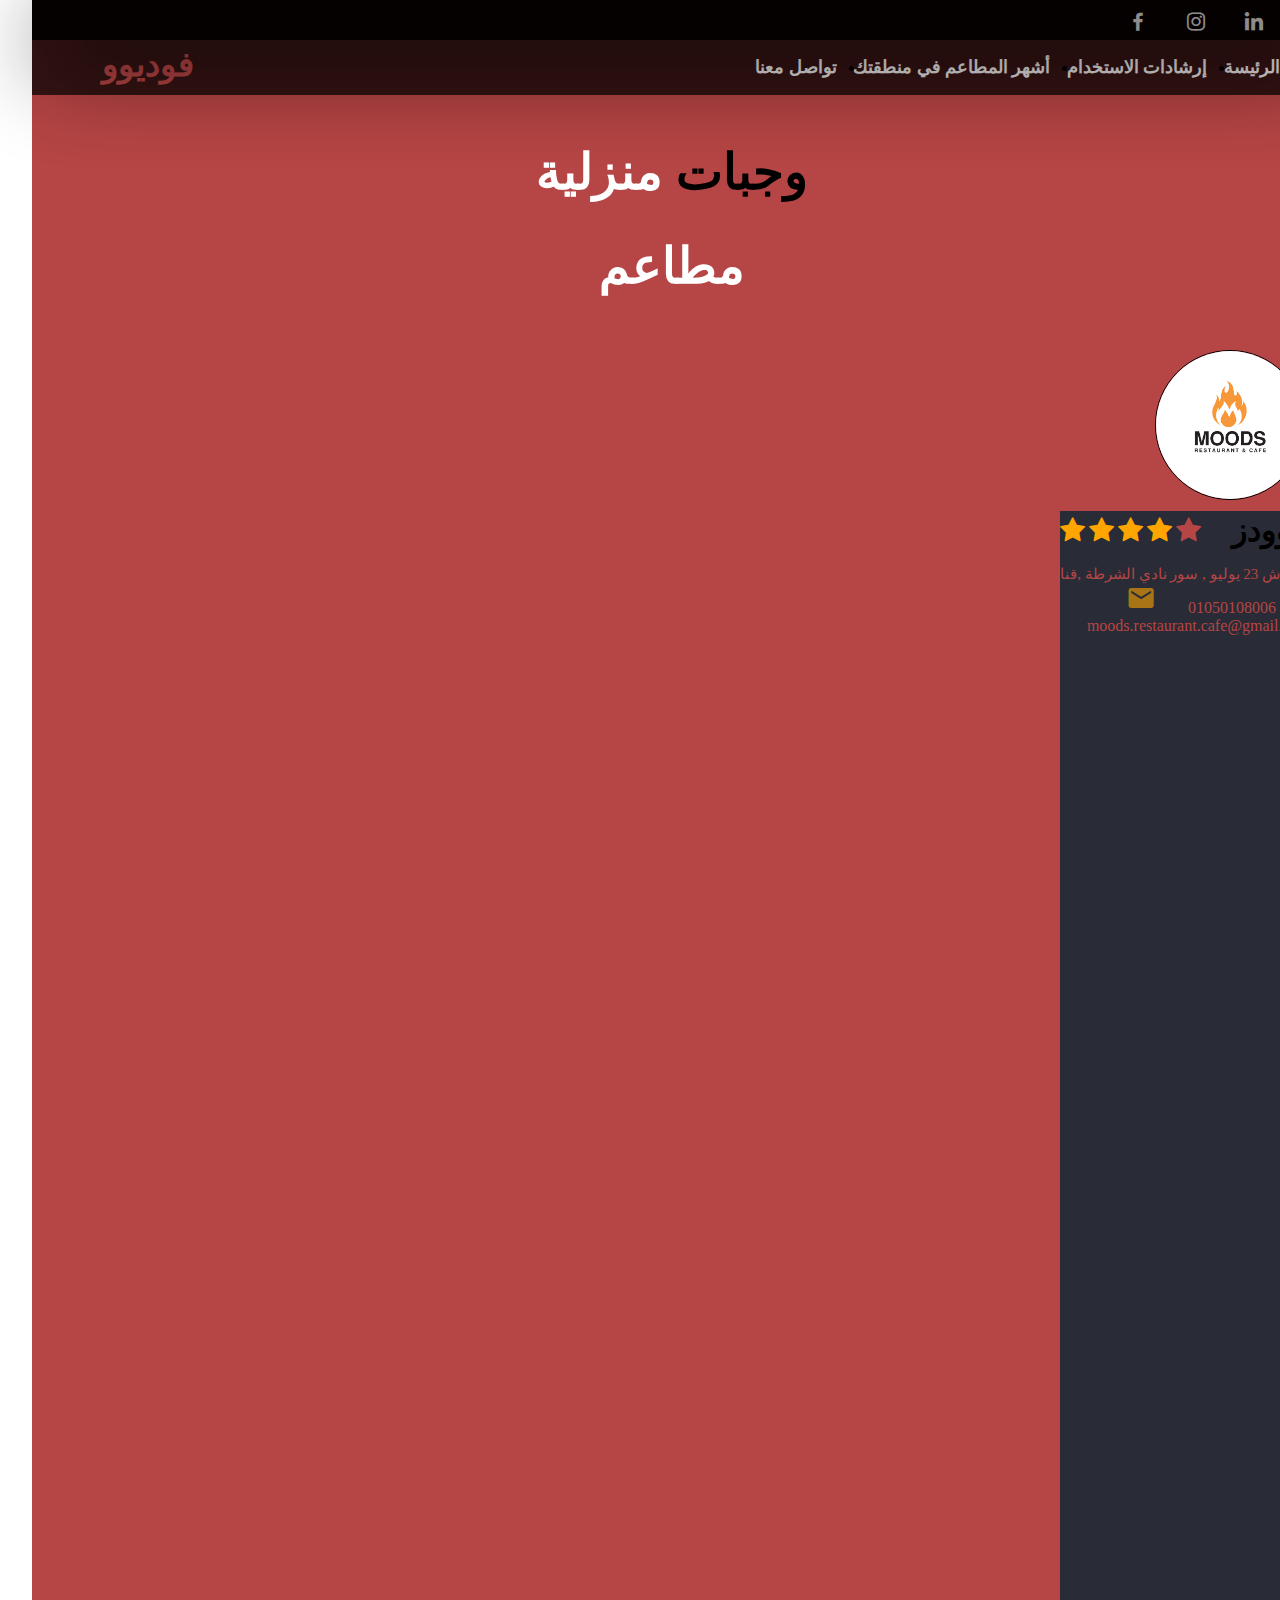
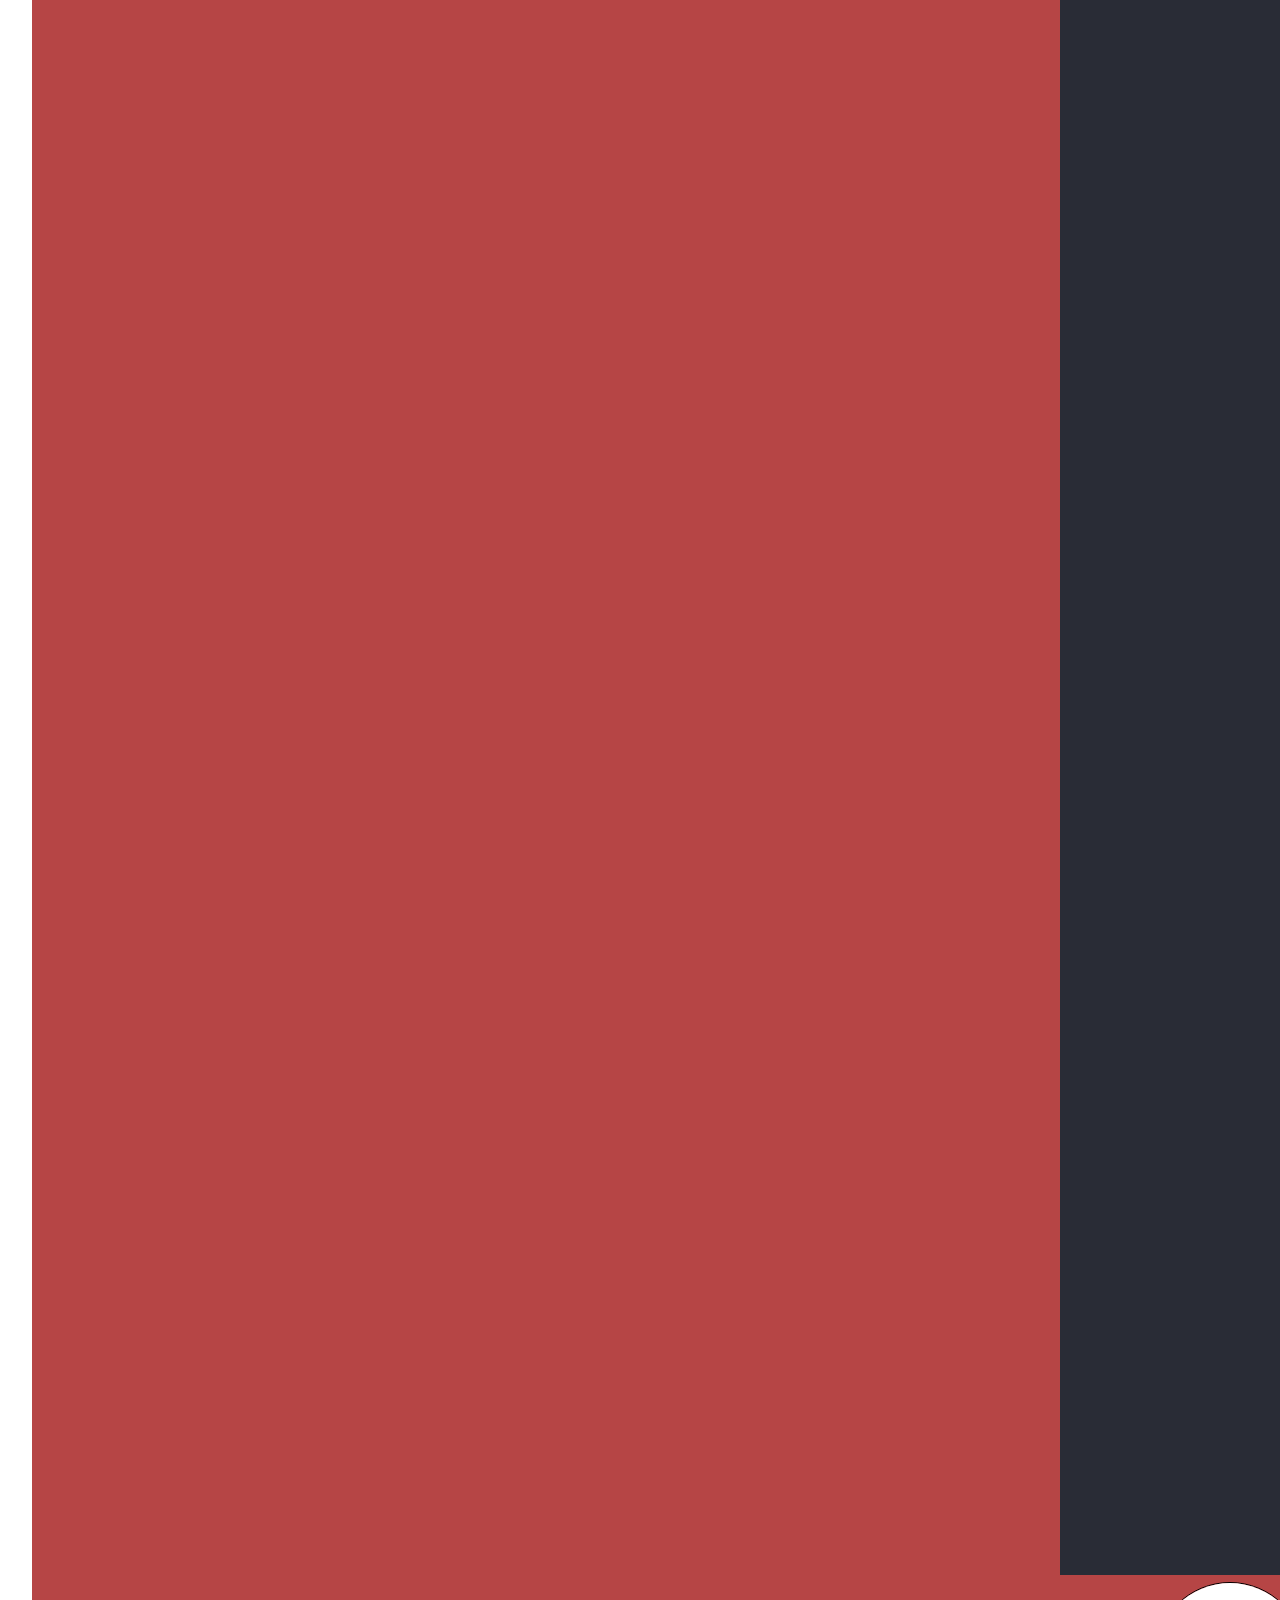
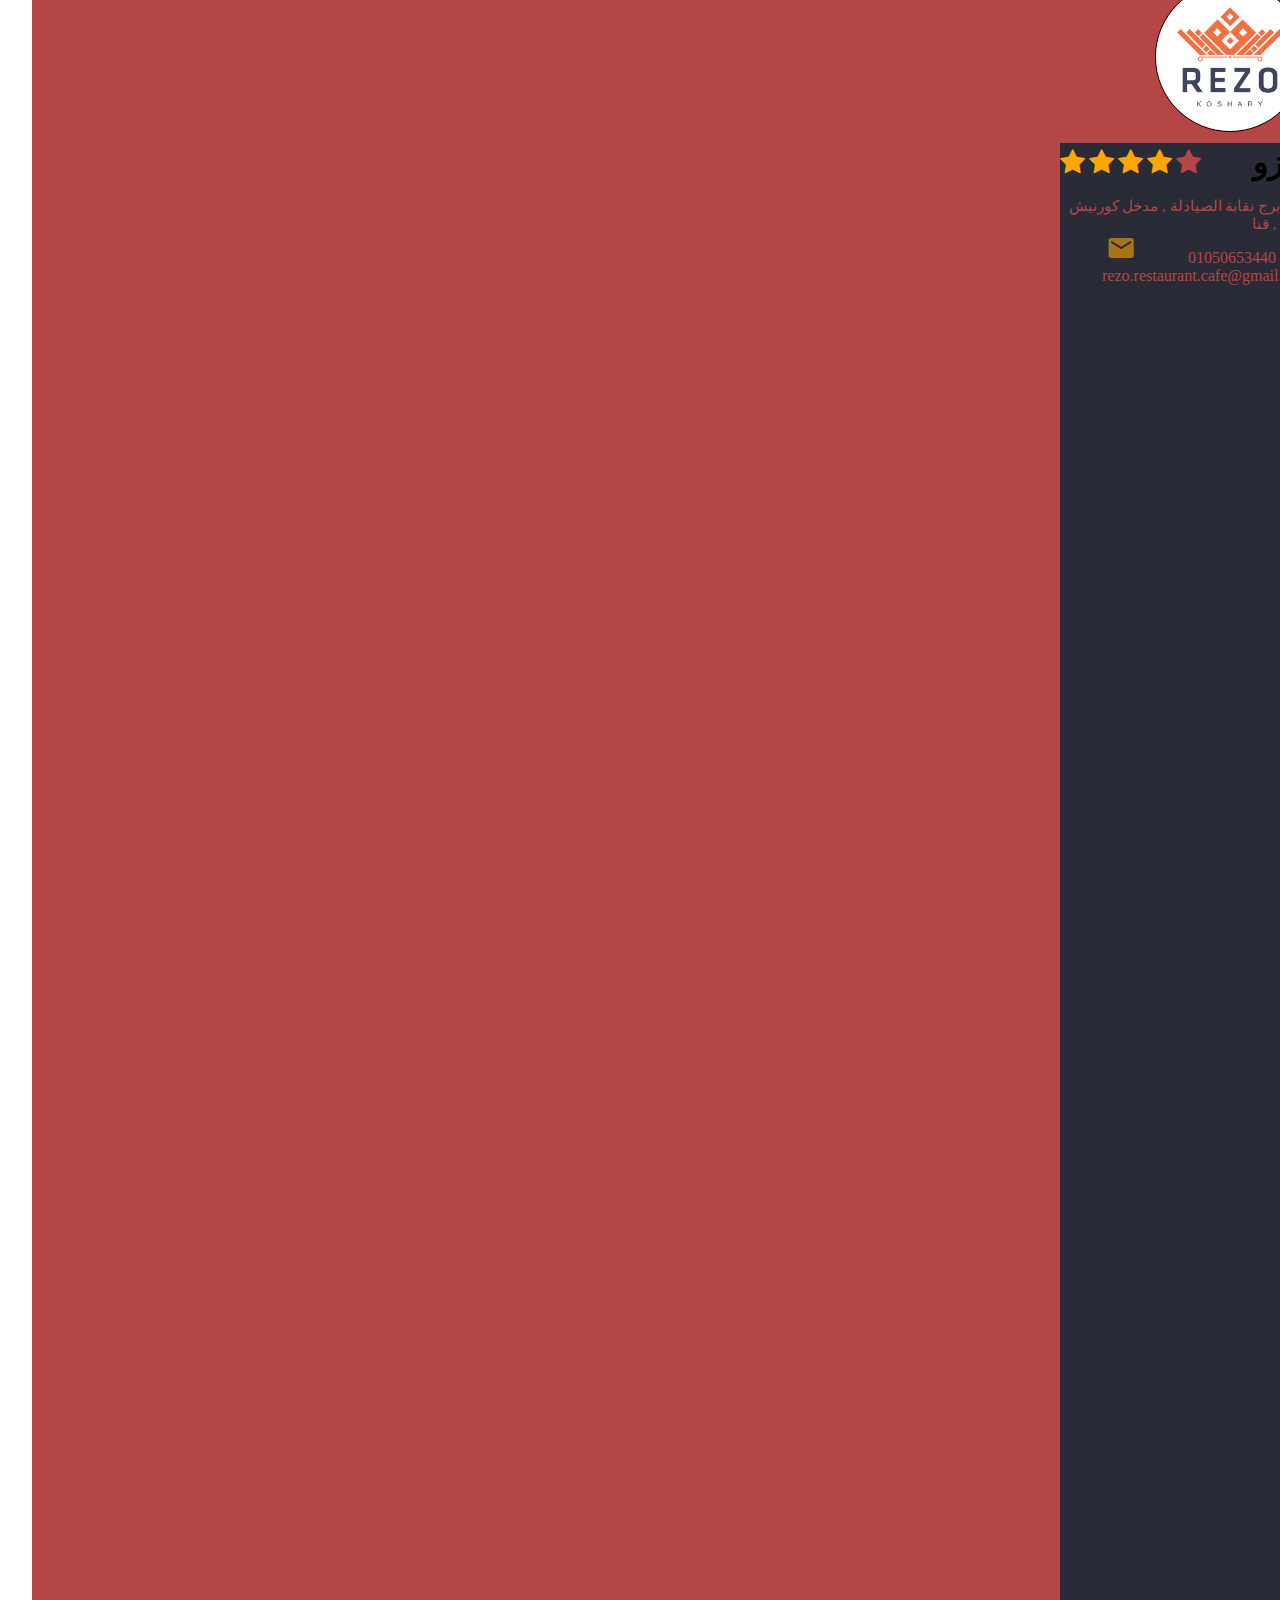
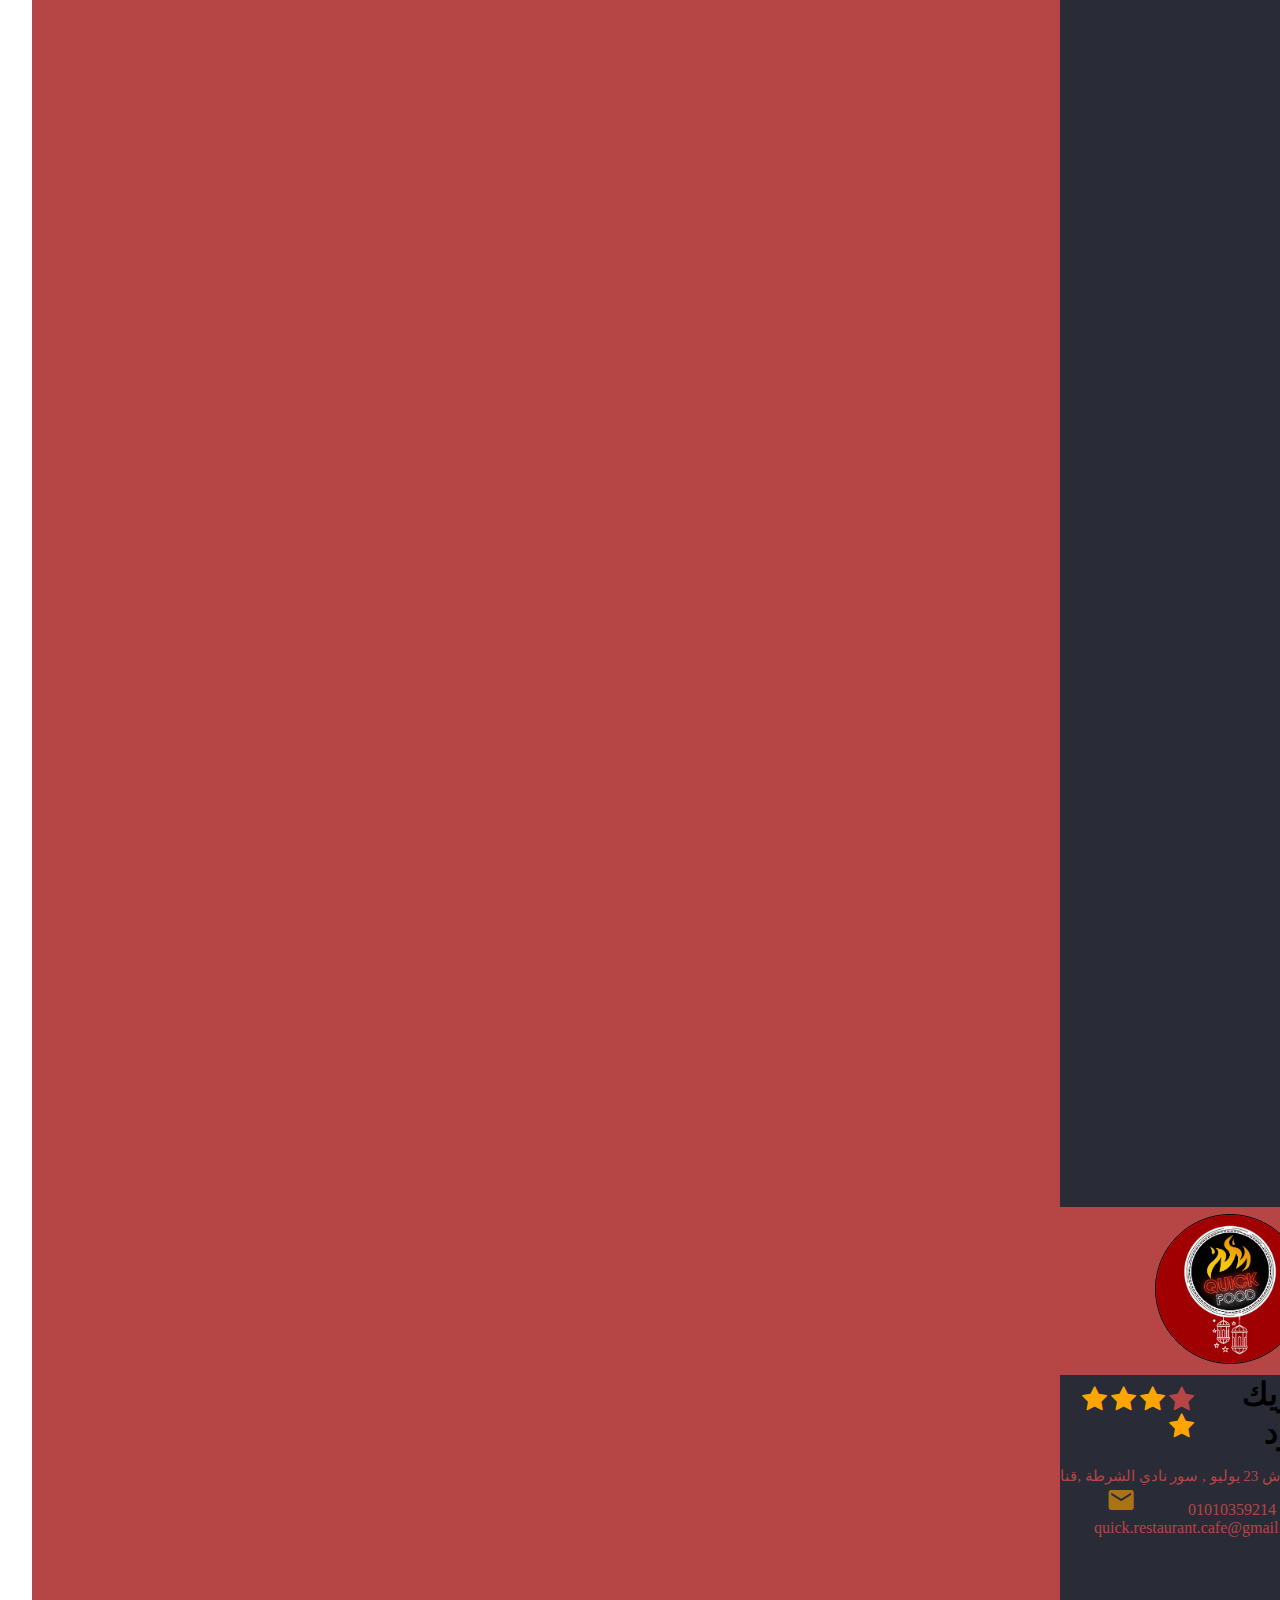
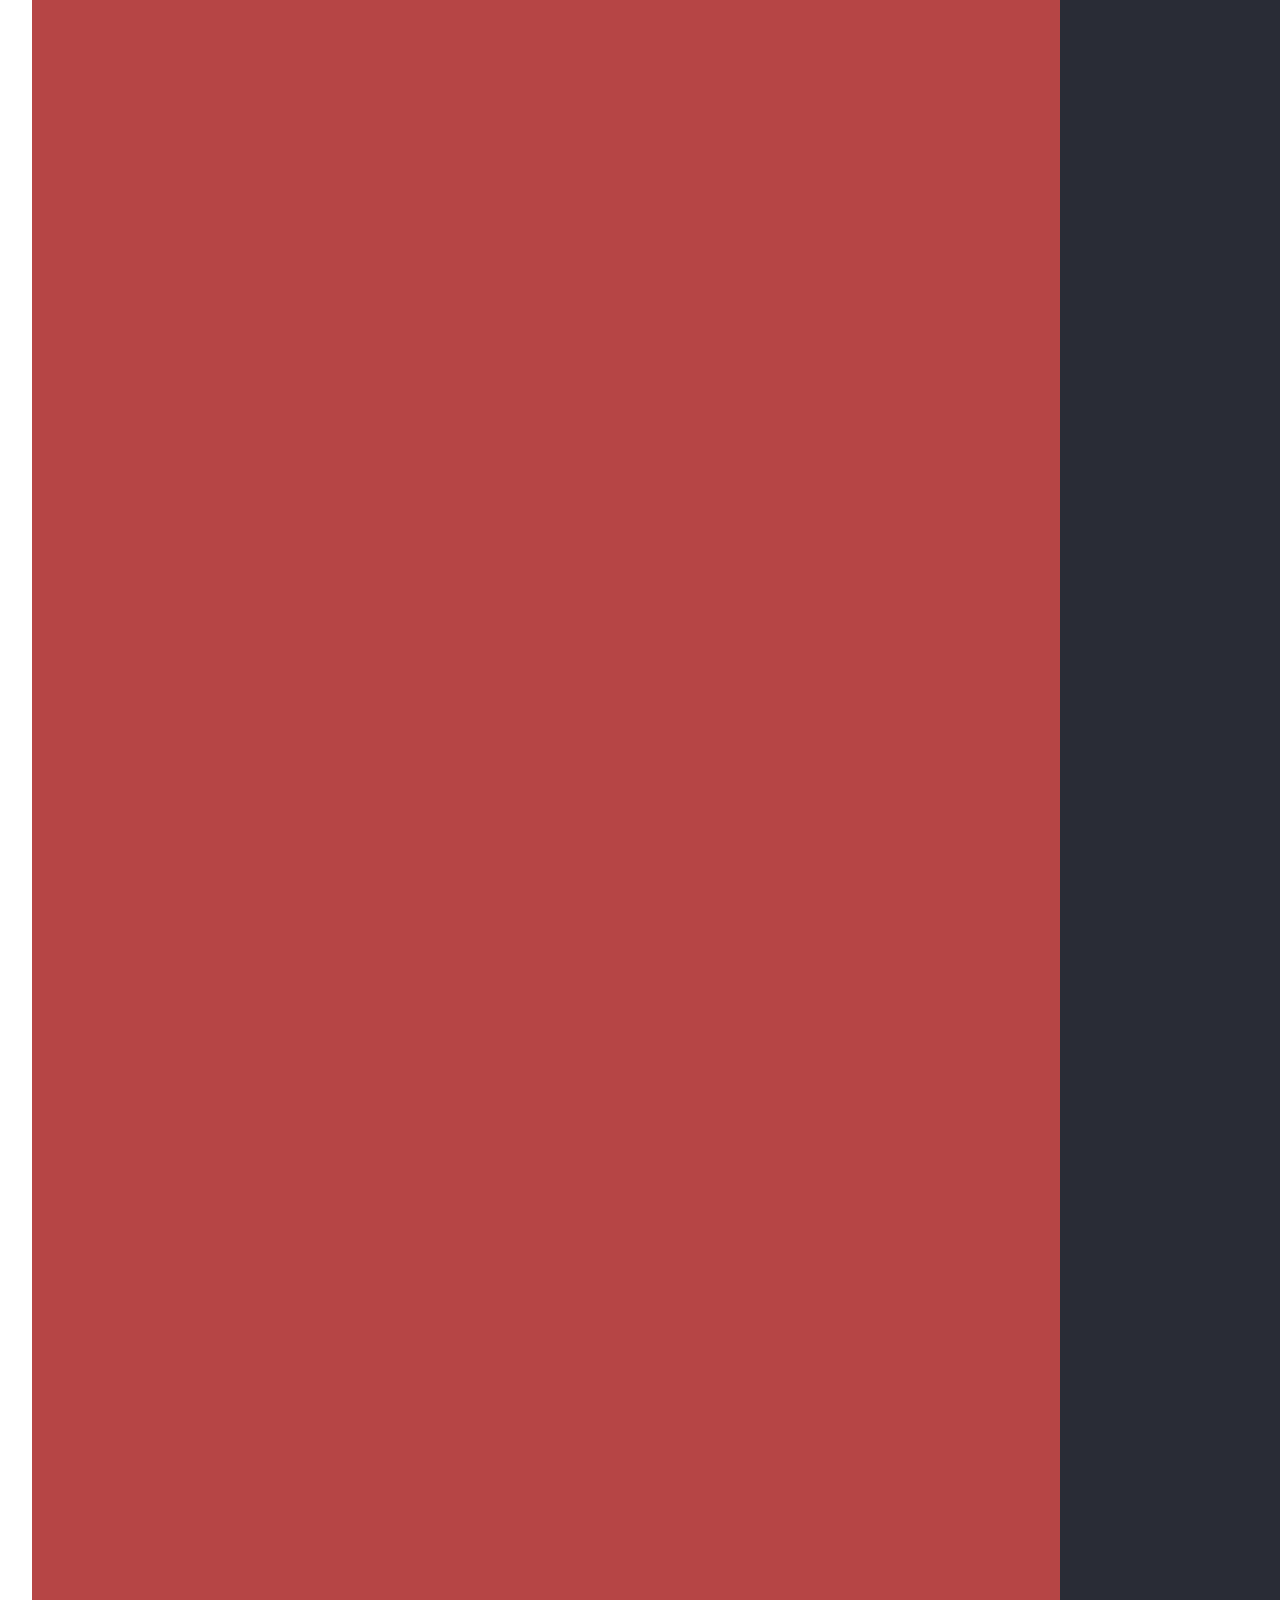
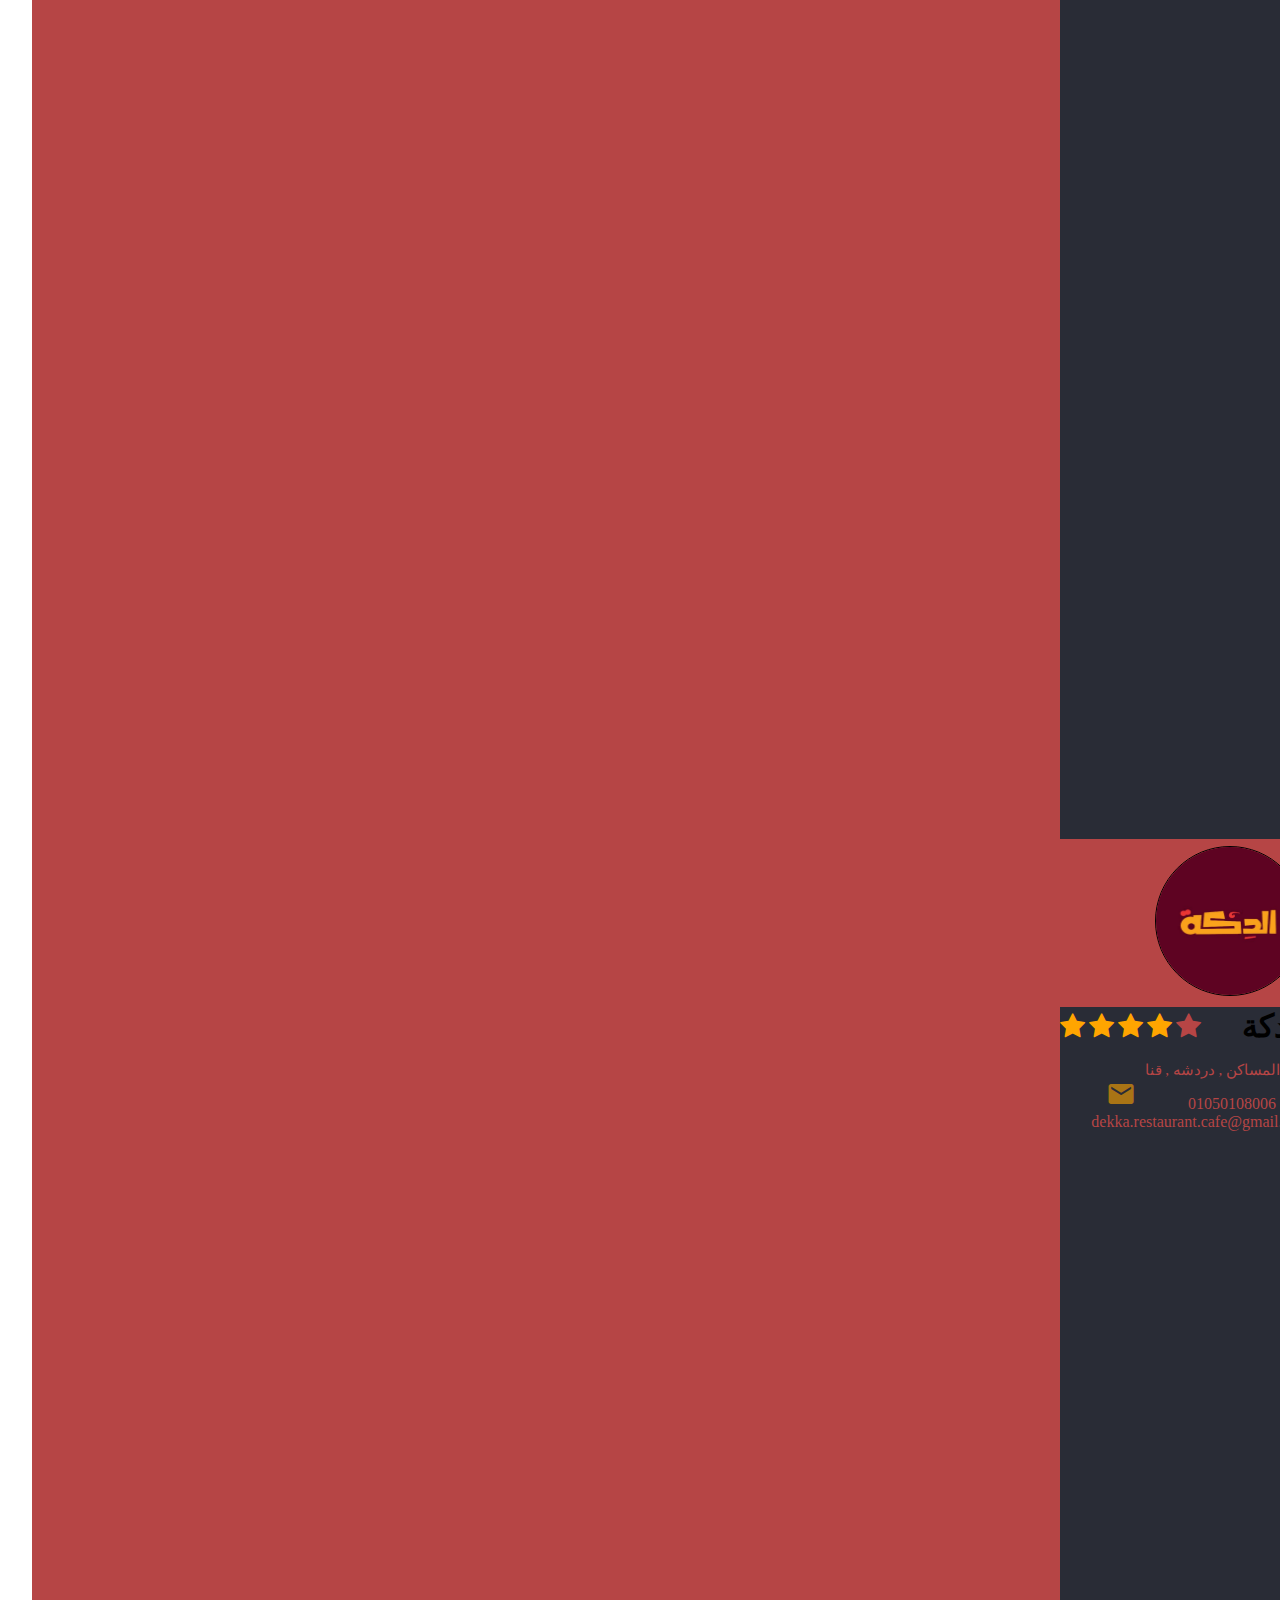
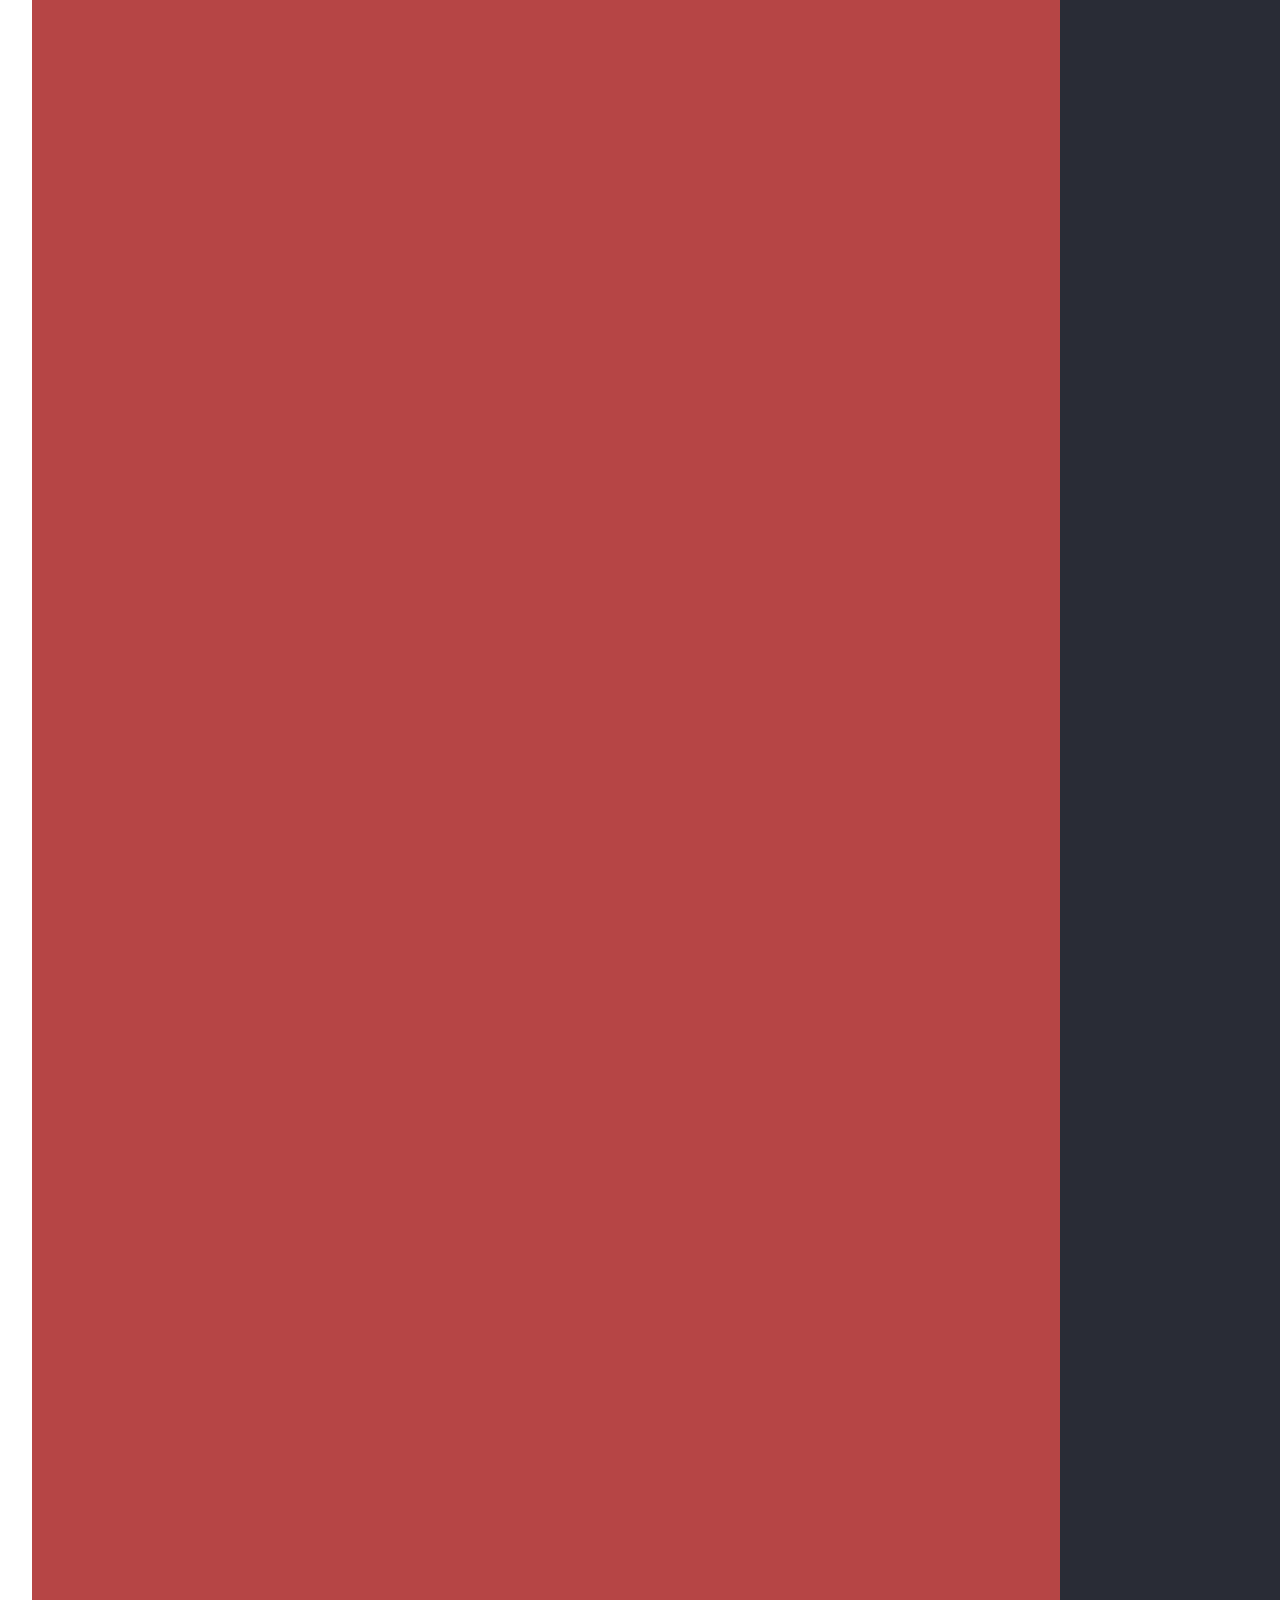
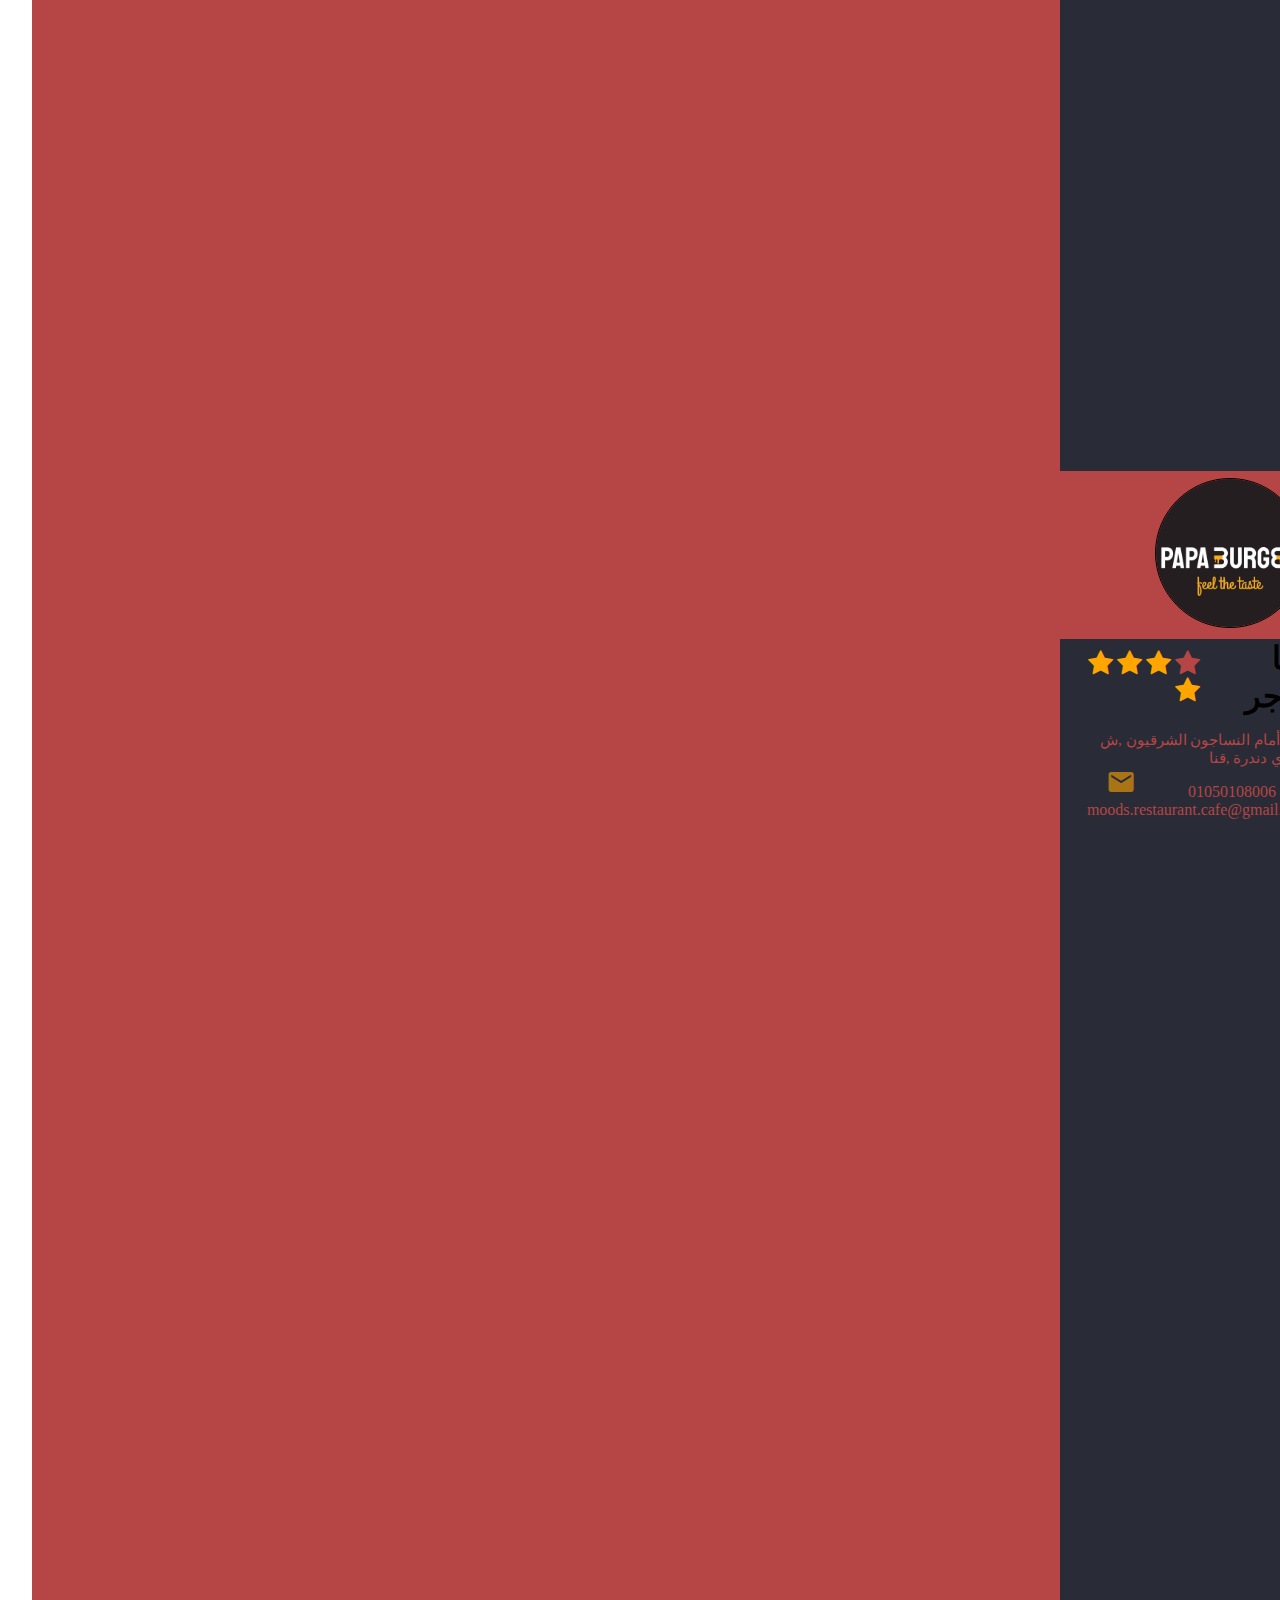
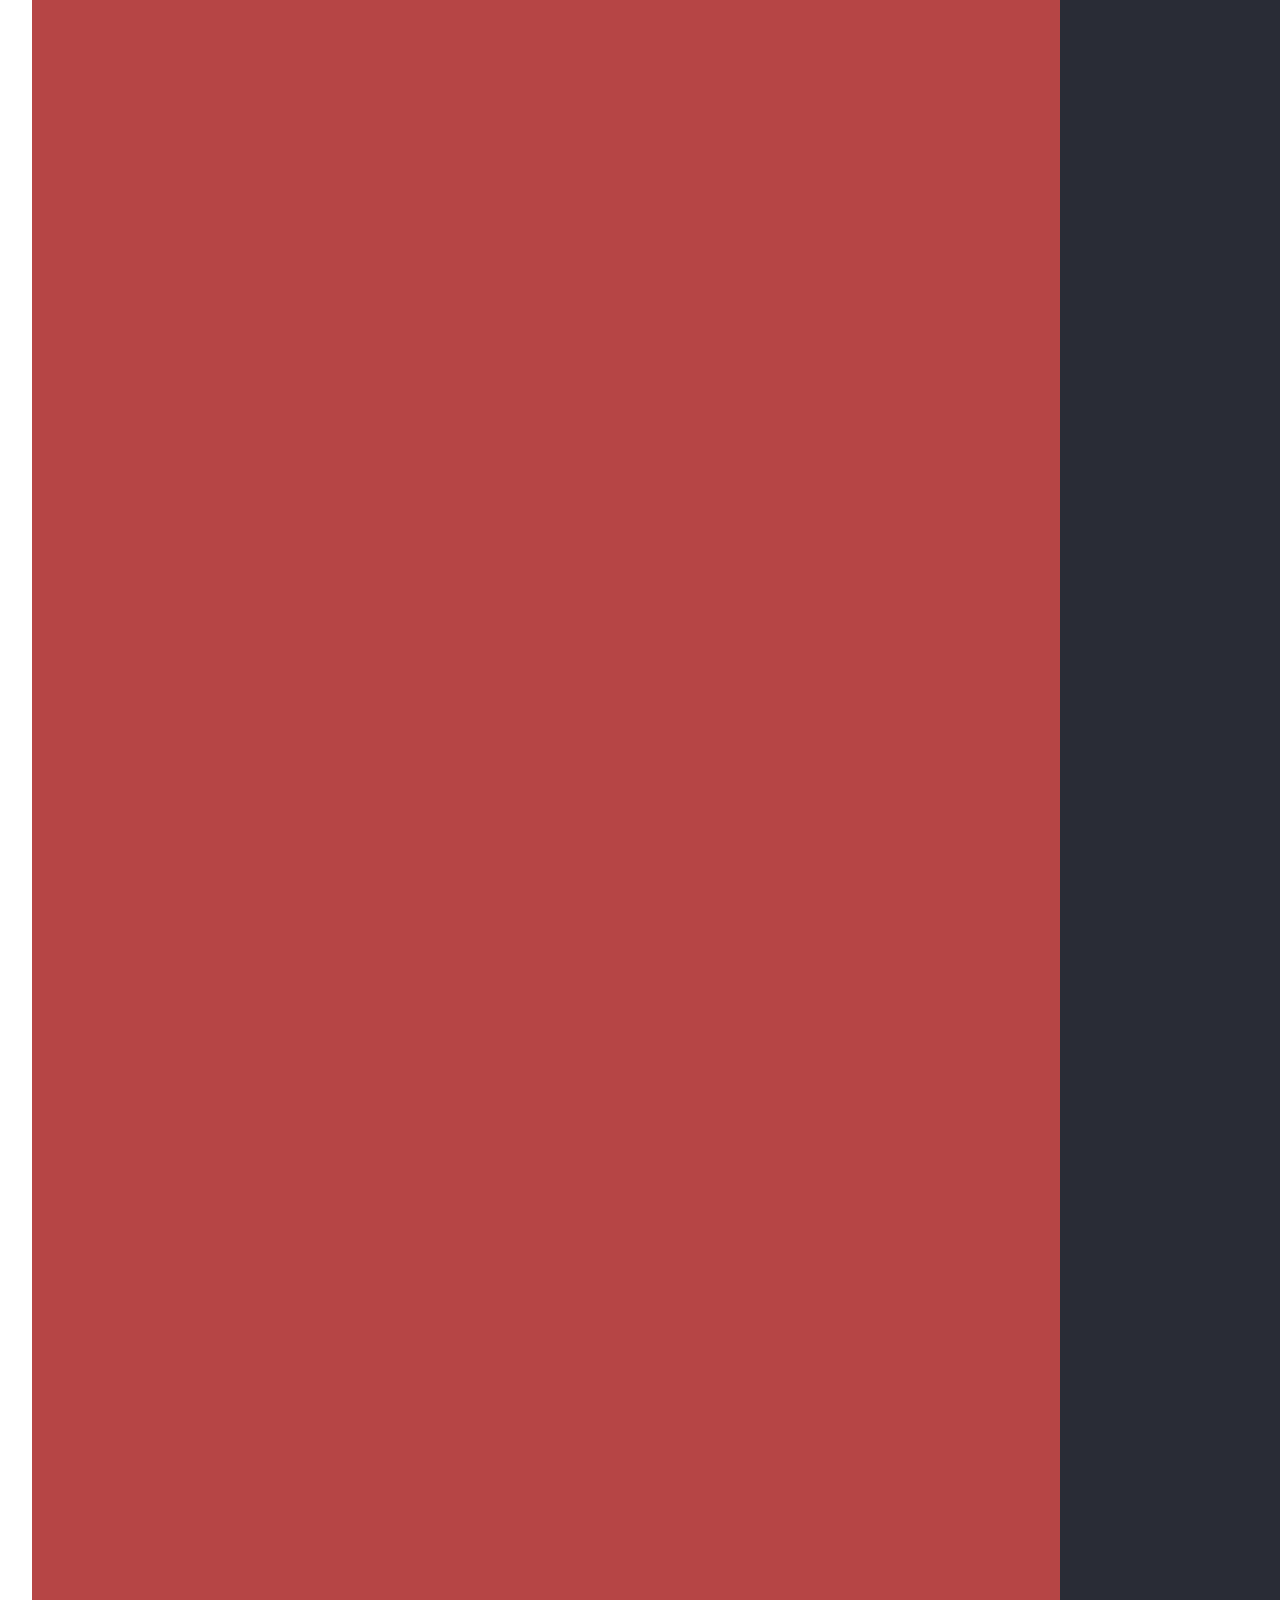
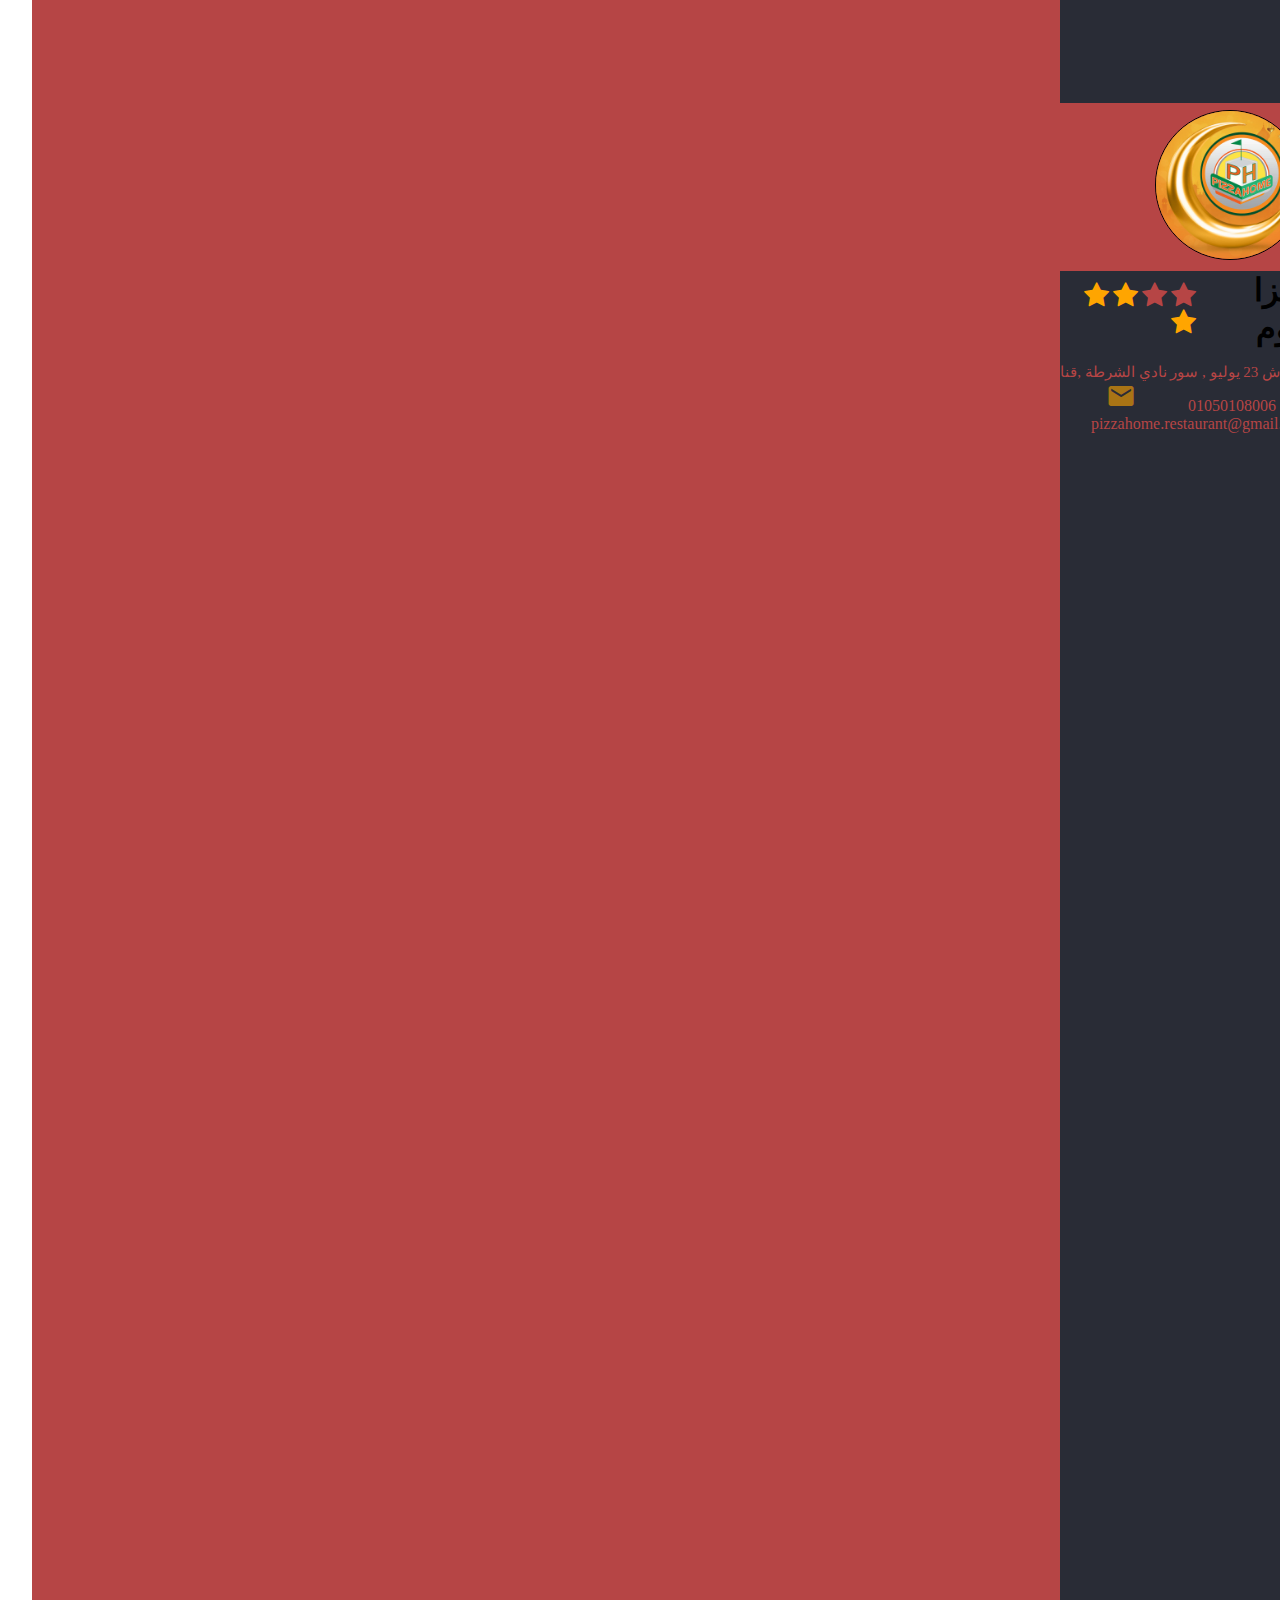
<file: resturant/temp.html>
<!DOCTYPE html>
<html lang="ar" dir="rtl">
  <head>
    <meta charset="utf-8">
    <title>HomeMeals</title>
    <meta name="viewport" content="width=device-width, initial-scale=1">
<link href="https://fonts.googleapis.com/icon?family=Material+Icons" rel="stylesheet">
<link rel="stylesheet" href="resturant.css">
<link href="https://fonts.googleapis.com/css?family=Lemonada&display=swap" rel="stylesheet"></link>
<link rel="stylesheet" href="https://cdnjs.cloudflare.com/ajax/libs/font-awesome/4.7.0/css/font-awesome.min.css">
<link href='https://unpkg.com/boxicons@2.1.4/css/boxicons.min.css' rel='stylesheet'>
<link rel="stylesheet" href="../main.css">
<link rel="stylesheet" href="../portCss.css">
  </head>
  <body >

    <section class="homee" id="homee" onmouseover="homy()">
      <div class="container">
      <div class="top">
      <!-- <div class="overlay"></div> -->
      <div class="header">
          <div class="navbar">
              <div class="icons">
                  <a href="https://www.linkedin.com/in/ahmed-nady-742a18240/" target="_blank"><i class='bx bxl-linkedin' ></i></a>
                  <a href="#"><i class='bx bxl-instagram'target="_blank" ></i></a>
                  <a href="https://www.facebook.com/profile.php?id=100009827228094" target="_blank"><i class='bx bxl-facebook'></i></a>
              </div>
          </div>
          
      </div>
      <div class="dark"></div>

      <div class="menu">
          <ul class="me">
              <li><a href="#home" class="active1" id="active1">الرئيسة</a></li>
              <li><a href="#services" class="active2" id="active2">إرشادات الاستخدام</a></li>
              <li><a href="#projects" class="active3" id="active3">أشهر المطاعم في منطقتك</a></li>
              <li><a href="#contact" class="active4"id="active4">تواصل معنا</a></li>
          </ul>
          <a href="/new.html"><h2 class="Logo">فوديوو</h2></a>
      </div>
      
  </div>
  <br><br><br>
      <div class="home-contentt">
        <h1 id="our">وجبات <span style="color: #fff;">منزلية</span> </h1>
        <br><br>
        <div style="margin-bottom: 3rem;"><h1 id="our"> <span style="color: #fff; margin-bottom: 3rem;"> مطاعم</span> </h1></div>
        <div class="center">
    
          <div class="reslist">
           
            <div class="resturant" onclick="window.location='/real 4/Moods/mayada.html'">
              <div class="left">
                <img  class="imgg" src="images/moods.jpg" alt="" width="150px" height="150px">
              </div>
              <div class="right">
                <div style="display: flex;flex-direction: row; justify-content: space-between;
              align-items: center;">
              <h1>موودز</h1>
              <div>
              <span class="fa fa-star " style="font-size:27px;"></span>
              <span class="fa fa-star checked" style="font-size:27px;"></span>
              <span class="fa fa-star checked" style="font-size:27px;"></span>
              <span class="fa fa-star checked" style="font-size:27px;"></span>
              <span class="fa fa-star checked" style="font-size:27px;"></span>
            </div>
            </div>
                <a href="#">   <span class="location"> <i class="material-icons" style="color:orange;font-size:30px;">place</i>ش 23 يوليو , سور نادي الشرطة ,قنا</span> </a>
                   <p>
                <a href="#"> <span >  <i class="material-icons" style="font-size:30px;color:orange">local_phone</i> 01050108006 </span> </a> &nbsp;&nbsp;&nbsp;&nbsp;&nbsp;&nbsp;
                <a href="#">  <span >  <i class="material-icons" style="font-size:30px;color:orange">mail</i> moods.restaurant.cafe@gmail.com </span> </a>
      
                   </p>
                  </div>
                </div>
              </a>
      
      
          <br> <br>
           <div class="resturant" onclick="window.location='/real 4/Rezo/mayada.html'">
            <div class="left">
              <img  class="imgg" src="images/rezo.jpg" alt="" width="150px" height="150px">
            </div>
            <div class="right">
              <div style="display: flex;flex-direction: row; justify-content: space-between;
              align-items: center;">
              <h1>ريزو</h1>
              <div>
              <span class="fa fa-star " style="font-size:27px;"></span>
              <span class="fa fa-star checked" style="font-size:27px;"></span>
              <span class="fa fa-star checked" style="font-size:27px;"></span>
              <span class="fa fa-star checked" style="font-size:27px;"></span>
              <span class="fa fa-star checked" style="font-size:27px;"></span>
            </div>
            </div>
            <a href="#">   <span class="location"> <i class="material-icons" style="color:orange;font-size:30px;">place</i>برج نقابة الصيادلة , مدخل كورنيش النيل , قنا</span> </a>
               <p>
            <a href="#"> <span >  <i class="material-icons" style="font-size:30px;color:orange">local_phone</i> 01050653440 </span> </a> &nbsp; &nbsp; &nbsp; &nbsp; &nbsp; &nbsp;
            <a href="#">  <span >  <i class="material-icons" style="font-size:30px;color:orange">mail</i> rezo.restaurant.cafe@gmail.com </span> </a>
      
               </p>
        </div>
          </div>
        </a>
      
      
       <br> <br> 
       <div class="resturant"  onclick="window.location='/real 4/cook food/mayada.html'">
          <div class="left">
            <img  class="imgg" src="images/quick food.jpg" alt="" width="150px" height="150px">
          </div>
          <div class="right">
            <div style="display: flex;flex-direction: row; justify-content: space-between;
            align-items: center;">
            <h1>كويك فود</h1>
            <div>
            <span class="fa fa-star " style="font-size:27px;"></span>
            <span class="fa fa-star checked" style="font-size:27px;"></span>
            <span class="fa fa-star checked" style="font-size:27px;"></span>
            <span class="fa fa-star checked" style="font-size:27px;"></span>
            <span class="fa fa-star checked" style="font-size:27px;"></span>
          </div>
          </div>
            <a href="#">   <span class="location"> <i class="material-icons" style="color:orange;font-size:30px;">place</i>ش 23 يوليو , سور نادي الشرطة ,قنا</span> </a>
               <p>
            <a href="#"> <span >  <i class="material-icons" style="font-size:30px;color:orange">local_phone</i> 01010359214 </span> </a> &nbsp; &nbsp; &nbsp; &nbsp; &nbsp; &nbsp;
            <a href="#">  <span >  <i class="material-icons" style="font-size:30px;color:orange">mail</i>quick.restaurant.cafe@gmail.com </span> </a>
      
               </p>
      </div>
        </div>
      </a>
      
      
      <br> <br>
       <div class="resturant" onclick="window.location='#'">
        <div class="left">
          <img  class="imgg" src="images/dekka.jpg" alt="" width="150px" height="150px">
        </div>
        <div class="right">
          <div style="display: flex;flex-direction: row; justify-content: space-between;
              align-items: center;">
              <h1>الدكة </h1>
              <div>
              <span class="fa fa-star " style="font-size:27px;"></span>
              <span class="fa fa-star checked" style="font-size:27px;"></span>
              <span class="fa fa-star checked" style="font-size:27px;"></span>
              <span class="fa fa-star checked" style="font-size:27px;"></span>
              <span class="fa fa-star checked" style="font-size:27px;"></span>
            </div>
            </div>
          <a href="#">   <span class="location"> <i class="material-icons" style="color:orange;font-size:30px;">place</i>المساكن , دردشه , قنا</span> </a>
             <p>
          <a href="#"> <span >  <i class="material-icons" style="font-size:30px;color:orange">local_phone</i> 01050108006 </span> </a> &nbsp; &nbsp; &nbsp; &nbsp; &nbsp; &nbsp;
          <a href="#">  <span >  <i class="material-icons" style="font-size:30px;color:orange">mail</i> dekka.restaurant.cafe@gmail.com </span> </a>
      
             </p>
      </div>
      </div>
      
      
      <br> <br>
      <div class="resturant" onclick="window.location='#'">
       <div class="left">
         <img  class="imgg" src="images/papa burger.jpg" alt="" width="150px" height="150px">
       </div>
       <div class="right">
        <div style="display: flex;flex-direction: row; justify-content: space-between;
        align-items: center;">
        <h1>بابا برجر</h1>
        <div>
        <span class="fa fa-star " style="font-size:27px;"></span>
        <span class="fa fa-star checked" style="font-size:27px;"></span>
        <span class="fa fa-star checked" style="font-size:27px;"></span>
        <span class="fa fa-star checked" style="font-size:27px;"></span>
        <span class="fa fa-star checked" style="font-size:27px;"></span>
      </div>
      </div>
         <a href="#">   <span class="location"> <i class="material-icons" style="color:orange;font-size:30px;">place</i>أمام النساجون الشرقيون ,ش كوبري دندرة ,قنا </span> </a>
            <p>
         <a href="#"> <span >  <i class="material-icons" style="font-size:30px;color:orange">local_phone</i> 01050108006 </span> </a> &nbsp; &nbsp; &nbsp; &nbsp; &nbsp; &nbsp;
         <a href="#">  <span >  <i class="material-icons" style="font-size:30px;color:orange">mail</i> moods.restaurant.cafe@gmail.com </span> </a>
      
            </p>
      </div>
      </div>
      
      
      <br> <br> <div class="resturant" onclick="window.location='#'">
        <div class="left">
          <img  class="imgg" src="images/pizza home.jpg" alt="" width="150px" height="150px">
        </div>
        <div class="right">
          <div style="display: flex;flex-direction: row; justify-content: space-between;
              align-items: center;">
              <h1>بيتزا هوم</h1>
              <div>
              <span class="fa fa-star " style="font-size:27px;"></span>
              <span class="fa fa-star " style="font-size:27px;"></span>
              <span class="fa fa-star checked" style="font-size:27px;"></span>
              <span class="fa fa-star checked" style="font-size:27px;"></span>
              <span class="fa fa-star checked" style="font-size:27px;"></span>
            </div>
            </div>
          <a href="#">   <span class="location"> <i class="material-icons" style="color:orange;font-size:30px;">place</i>ش 23 يوليو , سور نادي الشرطة ,قنا</span> </a>
             <p>
          <a href="#"> <span >  <i class="material-icons" style="font-size:30px;color:orange">local_phone</i> 01050108006 </span> </a> &nbsp; &nbsp; &nbsp; &nbsp; &nbsp; &nbsp;
          <a href="#">  <span >  <i class="material-icons" style="font-size:30px;color:orange">mail</i> pizzahome.restaurant@gmail.com </span> </a>
      
             </p>
      </div>
      </div>
      
      
      <br> <br> <div class="resturant" onclick="window.location='#'">
        <div class="left">
          <img  class="imgg" src="images/door.jpg" alt="" width="150px" height="150px">
        </div>
        <div class="right">
          <div style="display: flex;flex-direction: row; justify-content: space-between;
              align-items: center;">
              <h1>كويك دوور</h1>
              <div>
              <span class="fa fa-star " style="font-size:27px;"></span>
              <span class="fa fa-star checked" style="font-size:27px;"></span>
              <span class="fa fa-star checked" style="font-size:27px;"></span>
              <span class="fa fa-star checked" style="font-size:27px;"></span>
              <span class="fa fa-star checked" style="font-size:27px;"></span>
            </div>
            </div>
          <a href="#">   <span class="location"> <i class="material-icons" style="color:orange;font-size:30px;">place</i>ش 23 يوليو , سور نادي الشرطة ,قنا</span> </a>
             <p>
          <a href="#"> <span >  <i class="material-icons" style="font-size:30px;color:orange">local_phone</i> 01050108006 </span> </a> &nbsp; &nbsp; &nbsp; &nbsp; &nbsp; &nbsp;
          <a href="#">  <span >  <i class="material-icons" style="font-size:30px;color:orange">mail</i> moods.restaurant.cafe@gmail.com </span> </a>
      
             </p>
      </div>
      </div>
      
      
      <br> <br> <div class="resturant" onclick="window.location='#'">
        <div class="left">
          <img  class="imgg" src="images/puccini.jpg" alt="" width="150px" height="150px">
        </div>
        <div class="right">
          <h1> بوتشيني &nbsp;&nbsp;&nbsp;&nbsp;&nbsp;&nbsp; &nbsp;&nbsp;&nbsp;&nbsp;&nbsp;&nbsp;&nbsp;&nbsp;&nbsp;&nbsp; &nbsp;&nbsp;&nbsp;&nbsp;&nbsp;&nbsp; &nbsp;&nbsp;&nbsp;&nbsp;&nbsp;&nbsp; &nbsp;&nbsp;&nbsp;&nbsp;&nbsp;&nbsp; &nbsp;&nbsp;&nbsp;&nbsp;&nbsp;&nbsp; &nbsp;&nbsp;&nbsp;&nbsp;&nbsp;&nbsp; &nbsp;&nbsp;&nbsp;&nbsp;&nbsp;&nbsp&nbsp;&nbsp; 
            <span class="fa fa-star " style="font-size:27px;"></span>
            <span class="fa fa-star " style="font-size:27px;" ></span>
            <span class="fa fa-star " style="font-size:27px;"></span>
            <span class="fa fa-star checked" style="font-size:27px;"></span>
            <span class="fa fa-star checked" style="font-size:27px;"></span>
             </h1>
          <a href="#">   <span class="location"> <i class="material-icons" style="color:orange;font-size:30px;">place</i>مدينة العمال , الرياح , قنا </span> </a>
             <p>
          <a href="#"> <span >  <i class="material-icons" style="font-size:30px;color:orange">local_phone</i> 01050108006 </span> </a> &nbsp; &nbsp; &nbsp; &nbsp; &nbsp; &nbsp;
          <a href="#">  <span >  <i class="material-icons" style="font-size:30px;color:orange">mail</i> moods.restaurant.cafe@gmail.com </span> </a>
      
             </p>
      </div>
      </div>
      
      
      <br> <br> <div class="resturant" onclick="window.location='#'">
        <div class="left">
          <img  class="imgg" src="images/panevino.jpg" alt="" width="150px" height="150px">
        </div>
        <div class="right">
          <h1>بانفينو &nbsp;&nbsp;&nbsp;&nbsp;&nbsp;&nbsp; &nbsp;&nbsp;&nbsp;&nbsp;&nbsp;&nbsp;&nbsp;&nbsp;&nbsp;&nbsp; &nbsp;&nbsp;&nbsp;&nbsp;&nbsp;&nbsp; &nbsp;&nbsp;&nbsp;&nbsp;&nbsp;&nbsp; &nbsp;&nbsp;&nbsp;&nbsp;&nbsp;&nbsp; &nbsp;&nbsp;&nbsp;&nbsp;&nbsp;&nbsp; &nbsp;&nbsp;&nbsp;&nbsp;&nbsp;&nbsp; &nbsp;&nbsp;&nbsp;&nbsp;&nbsp;&nbsp&nbsp;&nbsp; 
            <span class="fa fa-star " style="font-size:27px;"></span>
            <span class="fa fa-star " style="font-size:27px;" ></span>
            <span class="fa fa-star " style="font-size:27px;"></span>
            <span class="fa fa-star checked" style="font-size:27px;"></span>
            <span class="fa fa-star checked" style="font-size:27px;"></span>
             </h1>
          <a href="#">   <span class="location"> <i class="material-icons" style="color:orange;font-size:30px;">place</i>السور الخلفي لنادي الشرطة , شارع المعبر ,قنا</span> </a>
             <p>
          <a href="#"> <span >  <i class="material-icons" style="font-size:30px;color:orange">local_phone</i> 01050108006 </span> </a> &nbsp; &nbsp; &nbsp; &nbsp; &nbsp; &nbsp;
          <a href="#">  <span >  <i class="material-icons" style="font-size:30px;color:orange">mail</i> moods.restaurant.cafe@gmail.com </span> </a>
      
             </p>
      </div>
      </div>
      
      
      <br> <br>
      <div class="resturant" onclick="window.location='#'">
        <div class="left">
          <img  class="imgg" src="images/castello.jpg" alt="" width="150px" height="150px">
        </div>
        <div class="right">
          <div style="display: flex;flex-direction: row; justify-content: space-between;
              align-items: center;">
              <h1>كاستيلو</h1>
              <div>
              <span class="fa fa-star " style="font-size:27px;"></span>
              <span class="fa fa-star " style="font-size:27px;"></span>
              <span class="fa fa-star checked" style="font-size:27px;"></span>
              <span class="fa fa-star checked" style="font-size:27px;"></span>
              <span class="fa fa-star checked" style="font-size:27px;"></span>
            </div>
            </div>
          <a href="#">   <span class="location"> <i class="material-icons" style="color:orange;font-size:30px;">place</i>الشؤون , شارع المعتقل , قنا </span> </a>
             <p>
          <a href="#"> <span >  <i class="material-icons" style="font-size:30px;color:orange">local_phone</i> 01050108006 </span> </a> &nbsp; &nbsp; &nbsp; &nbsp; &nbsp; &nbsp;
          <a href="#">  <span >  <i class="material-icons" style="font-size:30px;color:orange">mail</i> moods.restaurant.cafe@gmail.com </span> </a>
      
             </p>
      </div>
      </div>
      
      
      <br> <br>
      <div class="resturant" onclick="window.location='#'">
        <div class="left">
          <img  class="imgg" src="images/mercato.jpg" alt="" width="150px" height="150px">
        </div>
        <div class="right">
          <div style="display: flex;flex-direction: row; justify-content: space-between;
              align-items: center;">
              <h1>ماركاتو</h1>
              <div>
              <span class="fa fa-star " style="font-size:27px;"></span>
              <span class="fa fa-star " style="font-size:27px;"></span>
              <span class="fa fa-star checked" style="font-size:27px;"></span>
              <span class="fa fa-star checked" style="font-size:27px;"></span>
              <span class="fa fa-star checked" style="font-size:27px;"></span>
            </div>
            </div>
          <a href="#">   <span class="location"> <i class="material-icons" style="color:orange;font-size:30px;">place</i>ش 23 يوليو , سور نادي الشرطة ,قنا</span> </a>
             <p>
          <a href="#"> <span >  <i class="material-icons" style="font-size:30px;color:orange">local_phone</i> 01050108006 </span> </a> &nbsp; &nbsp; &nbsp; &nbsp; &nbsp; &nbsp;
          <a href="#">  <span >  <i class="material-icons" style="font-size:30px;color:orange">mail</i> moods.restaurant.cafe@gmail.com </span> </a>
      
             </p>
      </div>
      </div>
      
      
      <br> <br>
      
      </div>
      </div>
      
      </div>


      </div>

    </section>
  </body>
</html>
</file>
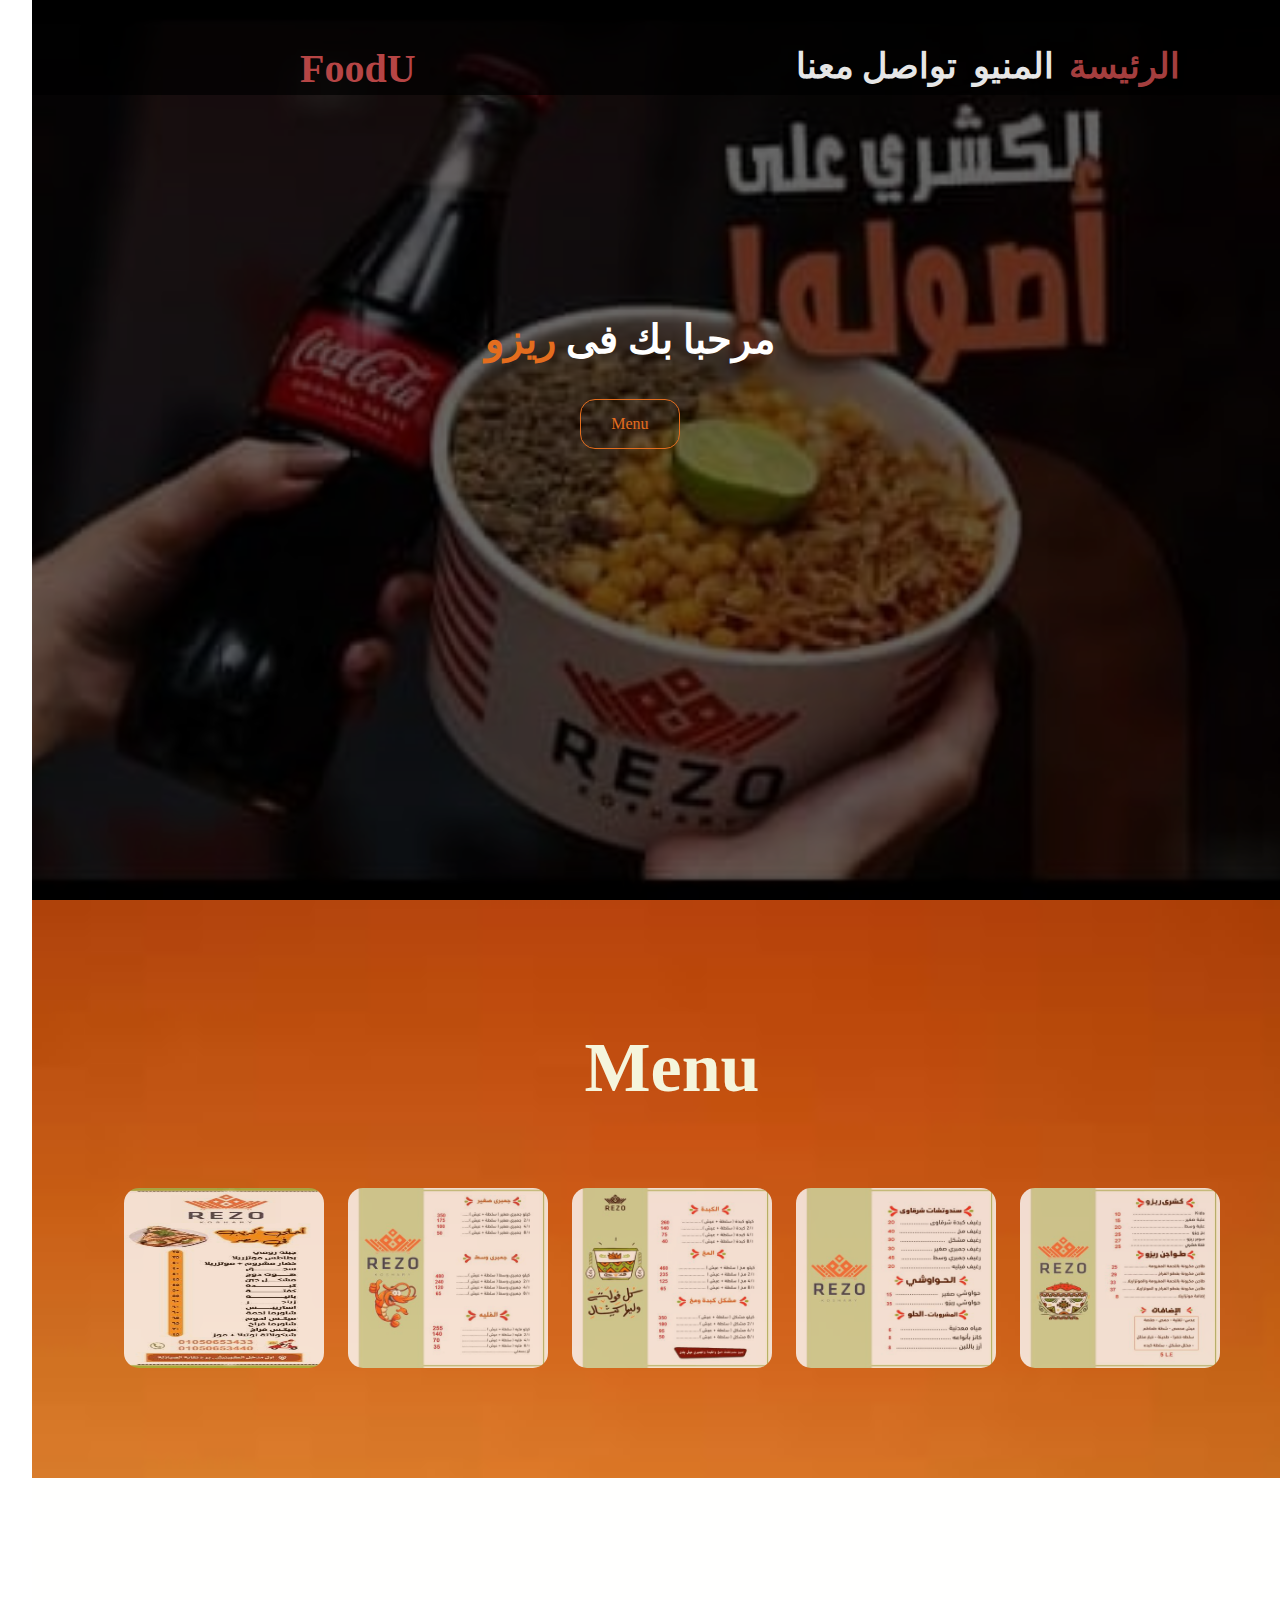
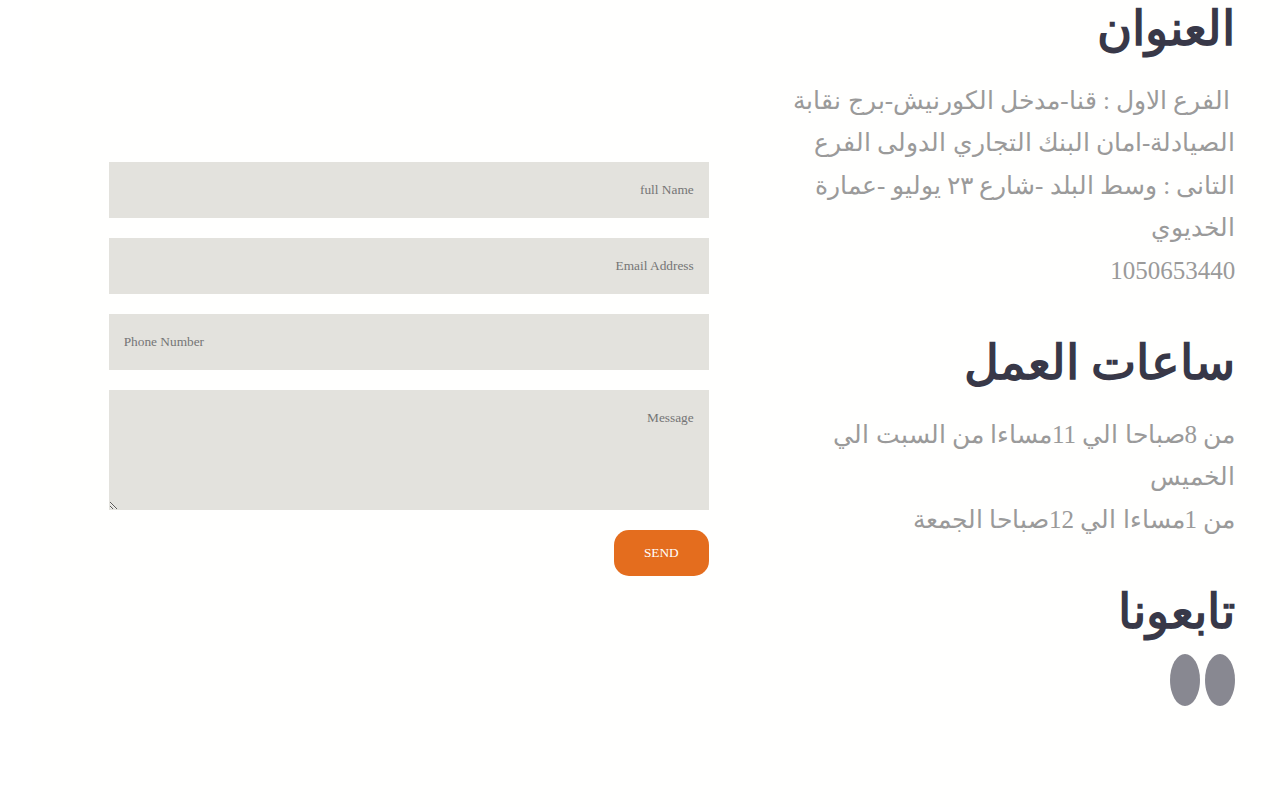
<file: Rezo/mayada.html>
<!DOCTYPE html>
<html lang="en" dir="rtl">
<head>
    <meta charset="UTF-8">
    <meta http-equiv="X-UA-Compatible" content="IE=edge">
    <meta name="viewport" content="width=device-width, initial-scale=1">
    <link href="https://fonts.googleapis.com/icon?family=Material+Icons" rel="stylesheet">
    <link rel="stylesheet" href="mayada.css">
    <link rel="stylesheet" href="../new.css">
    <!--fontawsom-->
    <link rel="stylesheet" href="https://cdnjs.cloudflare.com/ajax/libs/font-awesome/6.4.0/css/all.min.css"
     integrity="sha512-iecdLmaskl7CVkqkXNQ/ZH/XLlvWZOJyj7Yy7tcenmpD1ypASozpmT/E0iPtmFIB46ZmdtAc9eNBvH0H/ZpiBw==" 
    crossorigin="anonymous" referrerpolicy="no-referrer" />
    <title>Rezo</title>
</head>
<body>
 <!--Header start-->
 <header> <div class="dark"></div>

    <div class="men" >
        <ul class="me" style="font-weight: 500px; margin-right: 100px;" >
            <li><a href="#home" style="color:#b64545;font-size: 35px;" class="active1" id="active1">الرئيسة</a></li>
            <li><a href="#menu" style="font-size: 35px;" class="active2" id="active2">المنيو</a></li>
        
            <li><a href="#contact" style="font-size: 35px;" class="active4"id="active4">تواصل معنا</a></li>
        </ul>
        
           <a href="/new.html"><h2 dir="ltr" style="margin-left: 300px; font-size: 40px ;" class="Logo">FoodU</h2></a>
   
    </div>
    
</div>
    <div>
        <div class="content">
           <h1>مرحبا بك فى <span class="primary-text">ريزو</span></h1>
         <br><br>
           <a href="#menu" class="btn btn-primary">Menu</a>
        </div>
    </div>
 </header>
 <!--Header end-->
 <!--menu start-->
 <section id="menu"><h2 style="margin-bottom: 70px; color:beige;font-size: 70px;">Menu</h2>
    <div class="menu-items">
        
           <div class="menu-item">
            <img src="menu1.jpg" id="df" alt="menu">
            <img src="menu2.jpg" id="df" alt="menu">
            <img src="menu3.jpg" id="df" alt="menu">
            <img src="menu4.jpg" id="df" alt="menu">
            <img src="menu7.jpg" id="df" alt="menu">
           </div>
                </section>
 <!--menu end-->
 <!--contact start-->
 <section id="contact">
    <div class="container">
        <div class="contact-content">
            <div class="contact-info">
                <div>
                    <h3>العنوان</h3>
                    <p><i class="fa-solid fa-location-dot"></i>الفرع الاول : قنا-مدخل الكورنيش-برج نقابة الصيادلة-امان البنك التجاري الدولى 
                        الفرع التانى : وسط البلد -شارع ٢٣ يوليو -عمارة الخديوي </p>
                    <p><i class="fa-solid fa-phone"></i>1050653440</p>
                </div>
                <div>
                    <h3>ساعات العمل</h3>
                    <p>من 8صباحا الي 11مساءا من السبت الي الخميس</p>
                    <p>من 1مساءا الي 12صباحا الجمعة </p>
                </div>
                <div>
                    <h3>تابعونا</h3>
                    <a href="#"><i class="fa-brands fa-facebook-f"></i></a>
                    <a href="#"><i class="fa-brands fa-instagram"></i></a>
                </div>
            </div>
        <form>
            <input type="text" name="Name" id="Name" placeholder="full Name" required>
            <input type="email" name="email" id="email" placeholder="Email Address" required>
            <input type="tel" name="Phone" id="Phone" placeholder="Phone Number" required>
            <textarea name="Message" id="Message" cols="30" rows="5" placeholder="Message"></textarea>
            <button type="submit" class="btn">SEND</button>
        </form>
    </div>
    </div>
 </section>
 <!--contact end-->
</body>
</html>
</file>
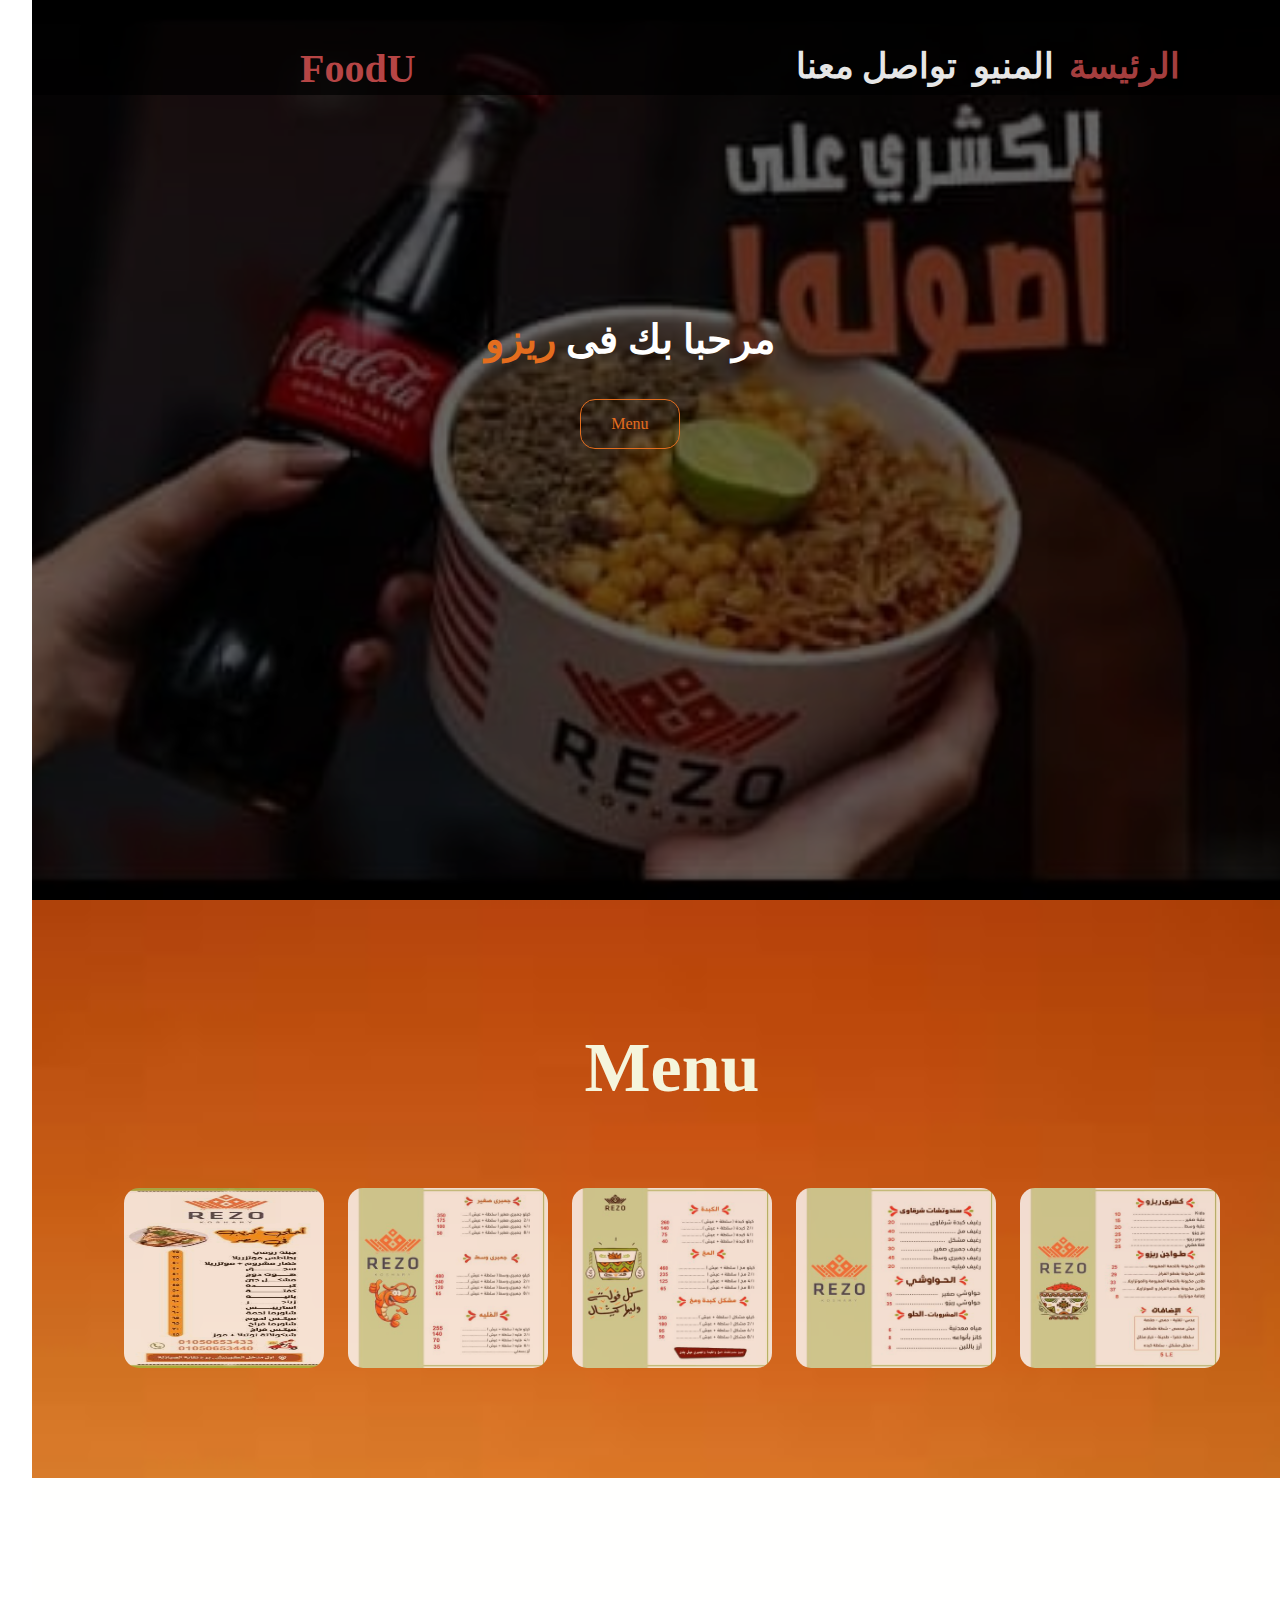
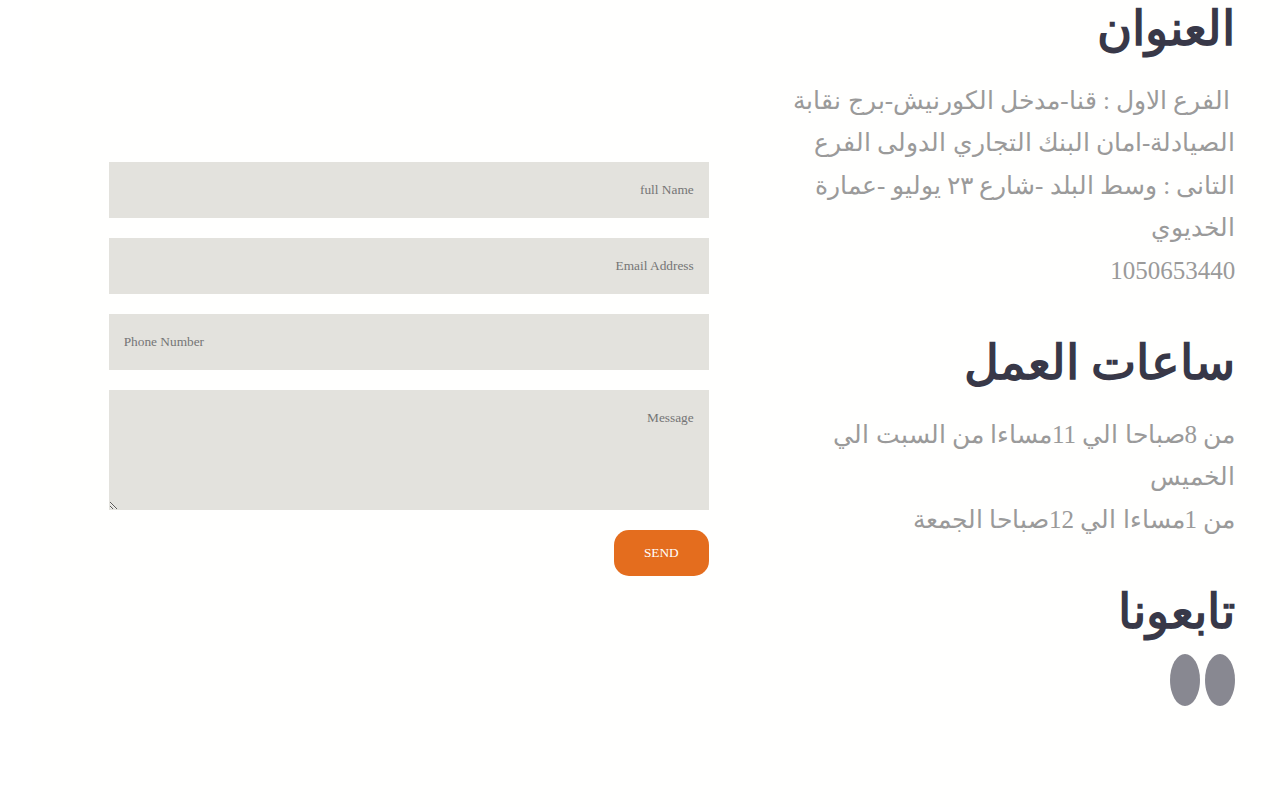
<file: Rezo/Rezo.html>
<!DOCTYPE html>
<html lang="en" dir="rtl">
<head>
    <meta charset="UTF-8">
    <meta http-equiv="X-UA-Compatible" content="IE=edge">
    <meta name="viewport" content="width=device-width, initial-scale=1">
    <link href="https://fonts.googleapis.com/icon?family=Material+Icons" rel="stylesheet">
    <link rel="stylesheet" href="Rezo.css">
    <link rel="stylesheet" href="../main.css">
    <!--fontawsom-->
    <link rel="stylesheet" href="https://cdnjs.cloudflare.com/ajax/libs/font-awesome/6.4.0/css/all.min.css"
     integrity="sha512-iecdLmaskl7CVkqkXNQ/ZH/XLlvWZOJyj7Yy7tcenmpD1ypASozpmT/E0iPtmFIB46ZmdtAc9eNBvH0H/ZpiBw==" 
    crossorigin="anonymous" referrerpolicy="no-referrer" />
    <title>Rezo</title>
</head>
<body>
 <!--Header start-->
 <header> <div class="dark"></div>

    <div class="men" >
        <ul class="me" style="font-weight: 500px; margin-right: 100px;" >
            <li><a href="#home" style="color:#b64545;font-size: 35px;" class="active1" id="active1">الرئيسة</a></li>
            <li><a href="#menu" style="font-size: 35px;" class="active2" id="active2">المنيو</a></li>
        
            <li><a href="#contact" style="font-size: 35px;" class="active4"id="active4">تواصل معنا</a></li>
        </ul>
        
           <a href="/new.html"><h2 dir="ltr" style="margin-left: 300px; font-size: 40px ;" class="Logo">FoodU</h2></a>
   
    </div>
    
</div>
    <div>
        <div class="content">
           <h1>مرحبا بك فى <span class="primary-text">ريزو</span></h1>
         <br><br>
           <a href="#menu" class="btn btn-primary">Menu</a>
        </div>
    </div>
 </header>
 <!--Header end-->
 <!--menu start-->
 <section id="menu"><h2 style="margin-bottom: 70px; color:beige;font-size: 70px;">Menu</h2>
    <div class="menu-items">
        
           <div class="menu-item">
            <img src="menu1.jpg" id="df" alt="menu">
            <img src="menu2.jpg" id="df" alt="menu">
            <img src="menu3.jpg" id="df" alt="menu">
            <img src="menu4.jpg" id="df" alt="menu">
            <img src="menu7.jpg" id="df" alt="menu">
           </div>
                </section>
 <!--menu end-->
 <!--contact start-->
 <section id="contact">
    <div class="container">
        <div class="contact-content">
            <div class="contact-info">
                <div>
                    <h3>العنوان</h3>
                    <p><i class="fa-solid fa-location-dot"></i>الفرع الاول : قنا-مدخل الكورنيش-برج نقابة الصيادلة-امان البنك التجاري الدولى 
                        الفرع التانى : وسط البلد -شارع ٢٣ يوليو -عمارة الخديوي </p>
                    <p><i class="fa-solid fa-phone"></i>1050653440</p>
                </div>
                <div>
                    <h3>ساعات العمل</h3>
                    <p>من 8صباحا الي 11مساءا من السبت الي الخميس</p>
                    <p>من 1مساءا الي 12صباحا الجمعة </p>
                </div>
                <div>
                    <h3>تابعونا</h3>
                    <a href="#"><i class="fa-brands fa-facebook-f"></i></a>
                    <a href="#"><i class="fa-brands fa-instagram"></i></a>
                </div>
            </div>
        <form>
            <input type="text" name="Name" id="Name" placeholder="full Name" required>
            <input type="email" name="email" id="email" placeholder="Email Address" required>
            <input type="tel" name="Phone" id="Phone" placeholder="Phone Number" required>
            <textarea name="Message" id="Message" cols="30" rows="5" placeholder="Message"></textarea>
            <button type="submit" class="btn">SEND</button>
        </form>
    </div>
    </div>
 </section>
 <!--contact end-->
</body>
</html>
</file>
<file: main.css>
*{
    margin:0%;
    padding:0%;
    text-decoration: none;
    box-sizing: border-box;
    border: none;
    outline: none;
    scroll-behavior:smooth;
    transition: ease;
    font-family: 'Noto Sans Arabic', sans-serif;
    font-family: 'Righteous', cursive;
}
:root{
    --bg-clr:#b64545;
    --text-clr-1:#292c36;
    --text-clr-2:#ffffff;
    --snd-bg-clr:#F5E3DD;
    --main-clr:#39241b;
    --yellow:#b64545;
    --blue:#b64545;
    --red:#b64545;
    --green:#b64545;
}
/**********************************************  home section & navbar  *****************************************/
.home {
    background: linear-gradient(rgb(0, 0, 0, 0),rgb(0, 0, 0, 0),rgb(0, 0, 0, 0), rgba(0, 0, 0, 0)), url("/imgs/4.jpg");
    background-repeat: no-repeat;
    background-size: cover;
    overflow-x: hidden;
    transition: background-image 0.5s ease-in-out;
    position: relative;
    height: 100vh;    
  }


.container{
    display: flex;
    flex-direction: column;
    
  }

.overlay {
    position: absolute;
    top: 0;
    left: 0;
    width: 100%;
    height: 100vh;
    background-color: rgb(0 0 0 / 75%);
}

.navbar{
width: 100%;
padding-top:40px;
border: none solid black;
background-color :#000 ;
position: absolute;
box-shadow: 12px 20px 90px;
opacity:0.9;
z-index: 10;
}

i{
color: white;
opacity:0.6;
}

.icons{
margin-right : 20px;
word-spacing:28px;
position: absolute;
top: 25% ;
right: 2%;
font-size: 1.5rem;
}

.navbar i:hover {
    opacity: 1;
    cursor: pointer;
}

.dark{
    background :#000;
    width: 100%;
    padding-top:95px;
    position: absolute;
    opacity: 0.7;
    animation: 1s dark none;
    
}

@keyframes dark{
    0%{
    transform: translateY(-60);
    opacity:0 ;
    }
    50%{
    transform: none;
    opacity: 0;
    }
    100%{
    transform: none;
    opacity: 0.7;
    }
}

.menu {
    position: relative; 
    padding-top: 45px;
    right: 2.5%;
    animation: 1s menu none;
    justify-content: space-between;
    align-items: center;
    width: 100%;
  }

  
  
  @keyframes menu{
    0%{
    transform:matrix3d(200px);
    opacity:0;
    }
    50%{
    transform: none;
    opacity: 0;
    }
    100%{
    transform: none;
    opacity: 1;
    }
}

.Logo{
   opacity: 1;
   margin-left: 8%;
   /* padding-bottom: 10px; */
   font-size: 2.1rem;
   /* font-weight: 200; */
   float: left;
   color: #b64545;
   
 }

.me li{
    opacity: 0.9;
    margin-left: 1.3%;
    font-size: 1.1rem;
    font-weight: 900;
    float: right;
    line-height: 250%;
}
.me li a{
    text-decoration: none; 
    color: white;
}
.me li a:hover{
    color: #ff4c4c;
}
.Good_Health i{
    font-size: 27px;
    /* position: absolute; */
    float: left;
    margin-left:4% ;
    color: #ffffff;
}
.menu i:hover{
    color: rgb(78, 255, 105);
    border: 1px solid rgb(157, 255, 172);
    border-radius: 50%;
}

  
  .menu #message::before {
    content: '';
  position: absolute;
  top: 50%;
  right: 100%;
  transform: translateY(-50%);
  border-width: 10px;
  border-style: solid;
  border-color: transparent #f2f2f2 transparent transparent;
  }
/**************************************************  map  *********************************************/


#container {

    justify-content: center;
    align-items: center;
    margin: auto;
    max-width: 700px;
    width: 100%;
    height: 30px;
    font-size: 1rem;
}

#search {
    display: flex;
    flex-direction: column;
    justify-content: center;
    align-items: center;
    margin: 20px;
    text-align: center;
    height: 300px;
    width: 40%;
    font-size: 1rem;
}

#map {

    font-size: 1rem;
    align-items: center;
    justify-content: center;
    height: 370px;
    width: 80%;
    margin:auto;
    border: 10px solid ;
    border-color: #81785b;
    border-radius: 30px;
    /* border-radius:20px ; */
}

#city {
    font-size: 20px;
    width: 250px;
    padding: 10px;
    border-radius: 5px;
    border: none;
    outline: none;
    transition: all 0.3s ease-in-out;
    font-size: 1rem;
}

    #city:focus {
        box-shadow: 0 0 5px #000000;
        transform: scale(1.1);
    }

#search-btn {
    padding: 10px 20px;
    background-color: #ffffff;
    color: #ff7b00;
    border: none;
    border-radius: 5px;
    font-size: 20px;
    cursor: pointer;
    margin-top: 10px;
    box-shadow: 0 0 5px #000000;
    font-family: Cairo;
    
}

    #search-btn:hover {
        background-color: #ff7b00;
        color: #ffffff;
    }

/**************************************************  home contemnt  *********************************************/
@media screen and (max-width: 768px) {
    .center {
      display: none;
    }
    .home-content .right{
        display: none;
    }
    
  }

.home-content {
    display: flex;
    flex-wrap: wrap;
    align-items: center;
    margin-top: 5%;
    justify-content: space-between;
    align-items: center;

  }

.home-content .center{
    justify-content: center;
    align-items: center;
    width: .4rem;
    height: 30rem;
    background-color:white;
    border-radius: 50%;
    opacity: .78;
    z-index: 20;
}


#place_assuit,#place_alex,#place_qena,#place_cairo{
    display: none;
    
    }


    .home-content .right{
        
        margin-left: 10rem;
        border: 1px solid black;
        text-align: center;
        justify-content: center;
        align-items: center;
        padding-top: 40px;
        background: #00000075;
        opacity: 1;
        border-radius: 15px;
        box-shadow: 0px 5px 40px;
        width: 435px;
        height: 455px;
        color: var(--text-clr-2);
        font-size: 2rem;
        animation: 1.5s menu none;
        z-index: 20;
    }


    @keyframes right{
        0%{
        transform:matrix3d(200px);
        opacity:0;
        }
        50%{
        transform: none;
        opacity: 0;
        }
        100%{
        transform: none;
        opacity: 1;
        }
    }
    .left-one{
        margin-right: 10rem;
        border: 1px solid black;
        text-align: center;
        justify-content: center;
        align-items: center;
        background: #00000075;
        opacity: 1;
        border-radius: 15px;
        box-shadow: 0px 5px 40px;
        width: 435px;
        height: 455px;
        color: var(--text-clr-2);
        padding-top: 60px;
        font-size: 1.5rem;
        animation: 1.5s left-one none;
        z-index: 20;
    }

      
  @keyframes left-one{
    0%{
    transform:matrix3d(200px);
    opacity:0;
    }
    50%{
    transform: none;
    opacity: 0;
    }
    100%{
    transform: none;
    opacity: 1;
    }
}


.home-content .left-tow{
        margin-right: 10rem;
        border: 1px solid black;
        display: none;
        text-align: center;
        justify-content: center;
        align-items: center;
        background: #00000075;
        opacity: 1;
        border-radius: 15px;
        box-shadow: 0px 5px 40px;
        width: 435px;
        height: 455px;
        color: var(--text-clr-2);
        padding-top: 60px;
        font-size: 1.5rem;
        z-index: 20;
}
    

.left-tow .btnn{
    background-color: #b64545;
    width:fit-content;
    margin: 2.2rem;
    padding: .5rem 1.5rem;
    border-radius: 4rem;
    box-shadow: 0 0 1rem #ff4c4c;
    font-size:2rem;
    color: var(--snd-bg-clr);
    letter-spacing: .1rem;
    font-weight: 900;
    box-shadow: 0 0 1rem #ff4c4c;
}

.left-tow .btnn:hover{
    box-shadow: 0 0 0;
}
    
    .home-content .left-three{
        margin-right: 10rem;
        border: 1px solid black;
        text-align: center;
        justify-content: center;
        align-items: center;
        background: #00000075;
        opacity: 1;
        border-radius: 15px;
        box-shadow: 0px 5px 40px;
        width: 435px;
        height: 455px;
        color: var(--text-clr-2);
        font-size: 1.5rem;
        z-index: 20;
        display: none;
        
    } 

    .Restbut h3{
        font-size: 2rem;
        padding: 3rem;
        text-align: center;
    }
    

    .left-three .btnn{
        background-color: #b64545;
        width:20rem;
        margin: 5.2rem;
        padding: .5rem 1.5rem;
        border-radius: 4rem;
        box-shadow: 0 0 1rem #ff4c4c;
        font-size:1.5rem;
        color: var(--snd-bg-clr);
        letter-spacing: .1rem;
        font-weight: 900;
        box-shadow: 0 0 1rem #ff4c4c;
    }
    
    .left-three .btnn:hover{
        box-shadow: 0 0 0;
    }
    
    .home .steps{
        color: #ff4c4c;
        font-size: 1.7rem;
        font-weight: 900;
    }
     #governate{
        width: 40rem;
        height: 3rem;
        border-radius: 15px;
        text-align: center;
        margin-top: 3rem;
        font-size: 1.5rem;
        font-weight: 900;
    }

    
    
    
    #place_cairo,#place_assuit,#place_alex,#place_qena,#default{
       
        align-items: center;
        justify-content: center;
        width: 13rem;
        height: 2.6rem;
        border-radius: 15px;
        text-align: center;
        margin-top: 3rem;
        font-size: 1.5rem;
        font-weight: 900;
    }
    .home-content .btn{
        display: inline-block;
        padding: .7rem 2rem;
        margin: 3rem;
        background-color: #b64545;
        width:15rem;
        border-radius: 4rem;
        box-shadow: 0 0 1rem #ff4c4c;
        font-size:1.5rem;
        color: var(--snd-bg-clr);
        letter-spacing: .1rem;
        font-weight: 900;
    }
    .home-content .btn:hover{
        box-shadow: 0 0 0;
    }
/**********************************************  get location section  *****************************************/
.inner{
    min-height: 93vh;
    background-color: var(--bg-clr);
    border: 2px solid var(--bg-clr);
    padding: 7%;
    border-radius: 30px;
    align-items: center;
    justify-content: center;
    animation: 2s inner none;
    text-align: center;
}

.inner .btn{
    padding: 10px 20px;
    background-color: var(--snd-bg-clr);
    color: var(--bg-clr);
    border: 2px solid var(--bg-clr);
    border-radius: 50px;
    font-size: 30px;
    font-weight: 900;
    cursor: pointer;
    margin-top: 10px;
    box-shadow: 0 0 5px #000000;
    font-family: Cairo;
}

.inner h2{
    margin-bottom: 5rem;
     font-size: 3.5rem;
     text-align: center;
}

.locate_discription{
    font-size: 3rem;
    text-align: center;
    /* margin: auto; */
    margin-top: 5rem;
    font-family: Cairo;
}

@keyframes inner{
    0%{
    transform:matrix3d(200px);
    opacity:0;
    }
    50%{
    transform: none;
    opacity: 0;
    }
    100%{
    transform: none;
    opacity: 1;
    }
}
/**********************************************  analysis  *****************************************/
.stats{
    padding: 70px 150px 24px 150px;
    display: flex;
    height: 20vh;
    background-color: var(--snd-bg-clr);
    background-attachment: fixed;
    justify-content: space-between;
    
}
.stats .clients,.countries,.commprojects,.noncommprojects{
    text-align: center;
    width: 200px;
}
.stats b{
    font-size: 24px;
}
.stats .clientsnumspan{
    font-size: 36px;
    color: var(--red);
}
.stats .countrynumspan{
    font-size: 36px;
    color: var(--blue);
}
.stats .commprojectsnumspan{
    font-size: 36px;
    color: var(--green);
    
}
.stats .noncommprojectsnumspan{
    font-size: 36px;
    color: var(--yellow);
}
/**********************************************  contact  *****************************************/

.contact{
        background-color: var(--snd-bg-clr);
        min-height: 100vh;
        padding: 10rem 7% 2rem 8%;
        /* color: var(--text-clr-2); */
}


.contact h2{
    margin-bottom: 5rem;
     font-size: 2.5rem;
     text-align: center;
}
.contact form{
    max-width: 60rem;
    margin: 1rem auto;
    text-align: center;
    margin-bottom: 3rem;
}
.contact form .input-box {
    display: flex;
    justify-content:
    space-between;
    flex-wrap: wrap;
    
}
.contact form .input-box input,
.contact form textarea {
    width: 100%;
    padding: 1.5rem;
    font-size: 1.3rem;
    background-color: var(--snd-bg-clr);
    color: var(--snd-bg-clr);
    background: var(--bg-clr);
    border-radius: .8rem;
    margin: .7rem 0;
    }
.contact form .input-box input {
    width: 49%;
    color: var(--snd-bg-clr);
}


.contact form textarea {
    resize: none;
}

.contact form .btn{
    margin-top: 2rem;
    cursor: pointer;
    background-color: #b64545;
    width:fit-content;
    margin: 2.2rem;
    padding: .5rem 1.5rem;
    border-radius: 4rem;
    box-shadow: 0 0 1rem #ff4c4c;
    font-size:2rem;
    color: var(--snd-bg-clr);
    letter-spacing: .1rem;
    font-weight: 900;
    box-shadow: 0 0 1rem #ff4c4c;
}
.contact form .btn:hover{
    
    box-shadow: 0 0 0 #ff4c4c00;
    
}

/**********************************************  home section & navbar  *****************************************/
/**********************************************  home section & navbar  *****************************************/
/**********************************************  home section & navbar  *****************************************/
/**********************************************  home section & navbar  *****************************************/
/**********************************************  home section & navbar  *****************************************/
</file>
<file: cook food/CookFood.css>
@import url('https://fonts.googleapis.com/css2?family=Lalezar&display=swap');

*{
    padding: 0;
    margin: 0;
    box-sizing: border-box;

}
html {
    scroll-behavior: smooth;
}
.dark{
    background :#383848;
    width: 100%;
    padding-top:120px;
    position: absolute;
    opacity: 0.7;  
}

@keyframes dark{
    0%{
    transform: translateY(-60);
    opacity:0 ;
    }
    50%{
    transform: none;
    opacity: 0;
    }
    100%{
    transform: none;
    opacity: 0.7;
    }
}
#df:active{
    transform: scale(4);
  justify-content: center; /* توسيط أفقي */
  align-items: center; /* توسيط عمودي */
  height: 100vh;
  position: absolute;
  opacity: 0.9px;
  margin-right: 100px;
  z-index: 10;

}
.men {
    position: relative; 
    padding-top: 45px;
    right: 2.5%;
    animation: 1s menu none;
    justify-content: space-between;
    align-items: center;
    width: 100%;
  }


  
  
  @keyframes menu{
    0%{
    transform:matrix3d(200px);
    opacity:0;
    }
    50%{
    transform: none;
    opacity: 0;
    }
    100%{
    transform: none;
    opacity: 1;
    }
}
body {
    font-family: 'Tajawal', sans-serif;

}
ul {
    list-style: none;

}
ul li{
    opacity: 0.9;
    margin-left: 1.3%;
    font-size: 1.1rem;
    font-weight: 900;
    float: right;
    line-height: 250%;
}
a {
    text-decoration: none;
}
/* utility classes*/
.primary-text {
    color: #e65811;
}
.btn {
    display: inline-block;
    padding: 15px 30px;
    border: none;
    border-radius: 15px;
}
.btn-primary {
    color: #e65811;
    border: 1px solid #e65811;
}
.btn-primary:hover{
    background-color: #e65811;
    color: #000;
}
/*header start*/
header {
    height: 100vh;
   background: url(back2.jpg) center center/cover no-repeat;
    position: relative;
}
#navbar {
    display: flex;
    justify-content: space-between;
    align-items: center;
}
#navbar img {
    width: 80px;
    margin-right: 100px;
   border-collapse: 10pc;
   border-radius: 50%;
    
}
#navbar ul {
    display: flex;
    margin-left:  100px ;
}
#navbar ul li a {
    padding: 10px 15px;
    color: #f6f4f4;
    font-weight: 400;
}
#navbar ul li a:hover {
    border-bottom:  2px solid #fe5f16;
    color: #e4894d;
}
header .content{
    display: flex;
    flex-direction: column;
    justify-content: center;
    align-items: center;
    height: 75vh;
}
header .content h1 {
    font-size: 40px;
    color: #fff;
}
header::before {
    content: "";
    position: absolute;
    top: 0;
    left: 0;
    height: 100%;
    width: 100%;
    background:rgb(0, 0, 0, 0.6);
}
header * {
    z-index: 10;
} 
/*header end*/
/*menu start*/

#menu {
    background: url(back3.jpg) center center/cover no-repeat;
    padding: 8rem 0 6rem;
}
#menu h2 {
    color: #090909;
    font-size: 40px;
    margin-bottom: 20px;
    text-align: center;
}
#menu .menu-items {
    display: flex;
    justify-content: center;
    align-items: center;
    flex-wrap: wrap;
}/*
#menu .menu-items ul {
    display: flex;
    margin-right:  100px ;
}*/
#menu .menu-items img {
    width: 200px;
    height: 180px;
    border-radius: 15px;
    margin: 10px;
    opacity: 0.8;
}
#menu .menu-items img:hover{
    opacity: 1;
    border-color:coral;
    border-width: 5px;
   border-style :outset ;
}
/*menu end*/
/*contact start*/
#contact {
    padding: 5rem 0;
    background: #f9f9f8;

}
#contact .container {
    min-width: 900px;
}
#contact .contact-content {
    display: flex;
    justify-content: space-evenly;
    align-items: center;
}
#contact .contact-content .contact-info {
    width: 450px;
}
#contact .contact-content .contact-info div {
    margin: 30px 0;
    line-height: 1.7;
}
#contact .contact-content .contact-info h3 {
    font-size: 48px;
    color: #383848;
    margin-bottom: 10px;
}
#contact .contact-content .contact-info p {
    color: #9a9a9a;
}
#contact .contact-content .contact-info i {
    color: #e65811;
    margin-left: 5px;
}
#contact .contact-content .contact-info a i {
    color: #fff;
    background-color: #383848;
    padding: 15px;
    border-radius: 50%;
    font-size: 20px;
}
#contact .contact-content .contact-info a i:hover {
    background: #e65811;
    color: #383848;
}
form {
    width: 600px;
    height: 400px;
} 
form input ,
textarea {
  display: block;
  width: 100%;
  padding: 20px 15px;
  margin: 20px 0;
  border: none;
  background-color: #e3e2dd;
} 
#contact .btn {
    background: #e65811;
    color: #fff;
    cursor: pointer;
}
#contact .btn:hover {
    background-color: #383848;
}
/*contact end*/
</file>
<file: cook food/mayada.css>
@import url('https://fonts.googleapis.com/css2?family=Lalezar&display=swap');

*{
    padding: 0;
    margin: 0;
    box-sizing: border-box;

}
html {
    scroll-behavior: smooth;
}
.dark{
    background :#383848;
    width: 100%;
    padding-top:120px;
    position: absolute;
    opacity: 0.7;  
}

@keyframes dark{
    0%{
    transform: translateY(-60);
    opacity:0 ;
    }
    50%{
    transform: none;
    opacity: 0;
    }
    100%{
    transform: none;
    opacity: 0.7;
    }
}
#df:active{
    transform: scale(4);
  justify-content: center; /* توسيط أفقي */
  align-items: center; /* توسيط عمودي */
  height: 100vh;
  position: absolute;
  opacity: 0.9px;
  margin-right: 100px;
  z-index: 10;

}
.men {
    position: relative; 
    padding-top: 45px;
    right: 2.5%;
    animation: 1s menu none;
    justify-content: space-between;
    align-items: center;
    width: 100%;
  }


  
  
  @keyframes menu{
    0%{
    transform:matrix3d(200px);
    opacity:0;
    }
    50%{
    transform: none;
    opacity: 0;
    }
    100%{
    transform: none;
    opacity: 1;
    }
}
body {
    font-family: 'Tajawal', sans-serif;

}
ul {
    list-style: none;

}
ul li{
    opacity: 0.9;
    margin-left: 1.3%;
    font-size: 1.1rem;
    font-weight: 900;
    float: right;
    line-height: 250%;
}
a {
    text-decoration: none;
}
/* utility classes*/
.primary-text {
    color: #e65811;
}
.btn {
    display: inline-block;
    padding: 15px 30px;
    border: none;
    border-radius: 15px;
}
.btn-primary {
    color: #e65811;
    border: 1px solid #e65811;
}
.btn-primary:hover{
    background-color: #e65811;
    color: #000;
}
/*header start*/
header {
    height: 100vh;
   background: url(back2.jpg) center center/cover no-repeat;
    position: relative;
}
#navbar {
    display: flex;
    justify-content: space-between;
    align-items: center;
}
#navbar img {
    width: 80px;
    margin-right: 100px;
   border-collapse: 10pc;
   border-radius: 50%;
    
}
#navbar ul {
    display: flex;
    margin-left:  100px ;
}
#navbar ul li a {
    padding: 10px 15px;
    color: #f6f4f4;
    font-weight: 400;
}
#navbar ul li a:hover {
    border-bottom:  2px solid #fe5f16;
    color: #e4894d;
}
header .content{
    display: flex;
    flex-direction: column;
    justify-content: center;
    align-items: center;
    height: 75vh;
}
header .content h1 {
    font-size: 40px;
    color: #fff;
}
header::before {
    content: "";
    position: absolute;
    top: 0;
    left: 0;
    height: 100%;
    width: 100%;
    background:rgb(0, 0, 0, 0.6);
}
header * {
    z-index: 10;
} 
/*header end*/
/*menu start*/

#menu {
    background: url(back3.jpg) center center/cover no-repeat;
    padding: 8rem 0 6rem;
}
#menu h2 {
    color: #090909;
    font-size: 40px;
    margin-bottom: 20px;
    text-align: center;
}
#menu .menu-items {
    display: flex;
    justify-content: center;
    align-items: center;
    flex-wrap: wrap;
}/*
#menu .menu-items ul {
    display: flex;
    margin-right:  100px ;
}*/
#menu .menu-items img {
    width: 200px;
    height: 180px;
    border-radius: 15px;
    margin: 10px;
    opacity: 0.8;
}
#menu .menu-items img:hover{
    opacity: 1;
    border-color:coral;
    border-width: 5px;
   border-style :outset ;
}
/*menu end*/
/*contact start*/
#contact {
    padding: 5rem 0;
    background: #f9f9f8;

}
#contact .container {
    min-width: 900px;
}
#contact .contact-content {
    display: flex;
    justify-content: space-evenly;
    align-items: center;
}
#contact .contact-content .contact-info {
    width: 450px;
}
#contact .contact-content .contact-info div {
    margin: 30px 0;
    line-height: 1.7;
}
#contact .contact-content .contact-info h3 {
    font-size: 48px;
    color: #383848;
    margin-bottom: 10px;
}
#contact .contact-content .contact-info p {
    color: #9a9a9a;
}
#contact .contact-content .contact-info i {
    color: #e65811;
    margin-left: 5px;
}
#contact .contact-content .contact-info a i {
    color: #fff;
    background-color: #383848;
    padding: 15px;
    border-radius: 50%;
    font-size: 20px;
}
#contact .contact-content .contact-info a i:hover {
    background: #e65811;
    color: #383848;
}
form {
    width: 600px;
    height: 400px;
} 
form input ,
textarea {
  display: block;
  width: 100%;
  padding: 20px 15px;
  margin: 20px 0;
  border: none;
  background-color: #e3e2dd;
} 
#contact .btn {
    background: #e65811;
    color: #fff;
    cursor: pointer;
}
#contact .btn:hover {
    background-color: #383848;
}
/*contact end*/
</file>
<file: new.css>
*{
    margin:0%;
    padding:0%;
    text-decoration: none;
    box-sizing: border-box;
    border: none;
    outline: none;
    scroll-behavior:smooth;
    transition: ease;
    font-family: 'Noto Sans Arabic', sans-serif;
    font-family: 'Righteous', cursive;
}
:root{
    --bg-clr:#b64545;
    --text-clr-1:#292c36;
    --text-clr-2:#ffffff;
    --snd-bg-clr:#F5E3DD;
    --main-clr:#39241b;
    --yellow:#b64545;
    --blue:#b64545;
    --red:#b64545;
    --green:#b64545;
}
/**********************************************  home section & navbar  *****************************************/
.home {
    background: linear-gradient(rgb(0, 0, 0, 0),rgb(0, 0, 0, 0),rgb(0, 0, 0, 0), rgba(0, 0, 0, 0)), url("/imgs/4.jpg");
    background-repeat: no-repeat;
    background-size: cover;
    overflow-x: hidden;
    transition: background-image 0.5s ease-in-out;
    position: relative;
    height: 100vh;    
  }


.container{
    display: flex;
    flex-direction: column;
    
  }

.overlay {
    position: absolute;
    top: 0;
    left: 0;
    width: 100%;
    height: 100vh;
    background-color: rgb(0 0 0 / 75%);
}

.navbar{
width: 100%;
padding-top:40px;
border: none solid black;
background-color :#000 ;
position: absolute;
box-shadow: 12px 20px 90px;
opacity:0.9;
z-index: 10;
}

i{
color: white;
opacity:0.6;
}

.icons{
margin-right : 20px;
word-spacing:28px;
position: absolute;
top: 25% ;
right: 2%;
font-size: 1.5rem;
}

.navbar i:hover {
    opacity: 1;
    cursor: pointer;
}

.dark{
    background :#000;
    width: 100%;
    padding-top:95px;
    position: absolute;
    opacity: 0.7;
    animation: 1s dark none;
    
}

@keyframes dark{
    0%{
    transform: translateY(-60);
    opacity:0 ;
    }
    50%{
    transform: none;
    opacity: 0;
    }
    100%{
    transform: none;
    opacity: 0.7;
    }
}

.menu {
    position: relative; 
    padding-top: 45px;
    right: 2.5%;
    animation: 1s menu none;
    justify-content: space-between;
    align-items: center;
    width: 100%;
  }

  
  
  @keyframes menu{
    0%{
    transform:matrix3d(200px);
    opacity:0;
    }
    50%{
    transform: none;
    opacity: 0;
    }
    100%{
    transform: none;
    opacity: 1;
    }
}

.Logo{
   opacity: 1;
   margin-left: 8%;
   /* padding-bottom: 10px; */
   font-size: 2.1rem;
   /* font-weight: 200; */
   float: left;
   color: #b64545;
   
 }

.me li{
    opacity: 0.9;
    margin-left: 1.3%;
    font-size: 1.1rem;
    font-weight: 900;
    float: right;
    line-height: 250%;
}
.me li a{
    text-decoration: none; 
    color: white;
}
.me li a:hover{
    color: #ff4c4c;
}
.Good_Health i{
    font-size: 27px;
    /* position: absolute; */
    float: left;
    margin-left:4% ;
    color: #ffffff;
}
.menu i:hover{
    color: rgb(78, 255, 105);
    border: 1px solid rgb(157, 255, 172);
    border-radius: 50%;
}

  
  .menu #message::before {
    content: '';
  position: absolute;
  top: 50%;
  right: 100%;
  transform: translateY(-50%);
  border-width: 10px;
  border-style: solid;
  border-color: transparent #f2f2f2 transparent transparent;
  }
/**************************************************  map  *********************************************/


#container {

    justify-content: center;
    align-items: center;
    margin: auto;
    max-width: 700px;
    width: 100%;
    height: 30px;
    font-size: 1rem;
}

#search {
    display: flex;
    flex-direction: column;
    justify-content: center;
    align-items: center;
    margin: 20px;
    text-align: center;
    height: 300px;
    width: 40%;
    font-size: 1rem;
}

#map {

    font-size: 1rem;
    align-items: center;
    justify-content: center;
    height: 370px;
    width: 80%;
    margin:auto;
    border: 10px solid ;
    border-color: #81785b;
    border-radius: 30px;
    /* border-radius:20px ; */
}

#city {
    font-size: 20px;
    width: 250px;
    padding: 10px;
    border-radius: 5px;
    border: none;
    outline: none;
    transition: all 0.3s ease-in-out;
    font-size: 1rem;
}

    #city:focus {
        box-shadow: 0 0 5px #000000;
        transform: scale(1.1);
    }

#search-btn {
    padding: 10px 20px;
    background-color: #ffffff;
    color: #ff7b00;
    border: none;
    border-radius: 5px;
    font-size: 20px;
    cursor: pointer;
    margin-top: 10px;
    box-shadow: 0 0 5px #000000;
    font-family: Cairo;
    
}

    #search-btn:hover {
        background-color: #ff7b00;
        color: #ffffff;
    }

/**************************************************  home contemnt  *********************************************/
@media screen and (max-width: 768px) {
    .center {
      display: none;
    }
    .home-content .right{
        display: none;
    }
    
  }

.home-content {
    display: flex;
    flex-wrap: wrap;
    align-items: center;
    margin-top: 5%;
    justify-content: space-between;
    align-items: center;

  }

.home-content .center{
    justify-content: center;
    align-items: center;
    width: .4rem;
    height: 30rem;
    background-color:white;
    border-radius: 50%;
    opacity: .78;
    z-index: 20;
}


#place_assuit,#place_alex,#place_qena,#place_cairo{
    display: none;
    
    }


    .home-content .right{
        
        margin-left: 10rem;
        border: 1px solid black;
        text-align: center;
        justify-content: center;
        align-items: center;
        padding-top: 40px;
        background: #00000075;
        opacity: 1;
        border-radius: 15px;
        box-shadow: 0px 5px 40px;
        width: 435px;
        height: 455px;
        color: var(--text-clr-2);
        font-size: 2rem;
        animation: 1.5s menu none;
        z-index: 20;
    }


    @keyframes right{
        0%{
        transform:matrix3d(200px);
        opacity:0;
        }
        50%{
        transform: none;
        opacity: 0;
        }
        100%{
        transform: none;
        opacity: 1;
        }
    }
    .left-one{
        margin-right: 10rem;
        border: 1px solid black;
        text-align: center;
        justify-content: center;
        align-items: center;
        background: #00000075;
        opacity: 1;
        border-radius: 15px;
        box-shadow: 0px 5px 40px;
        width: 435px;
        height: 455px;
        color: var(--text-clr-2);
        padding-top: 60px;
        font-size: 1.5rem;
        animation: 1.5s left-one none;
        z-index: 20;
    }

      
  @keyframes left-one{
    0%{
    transform:matrix3d(200px);
    opacity:0;
    }
    50%{
    transform: none;
    opacity: 0;
    }
    100%{
    transform: none;
    opacity: 1;
    }
}


.home-content .left-tow{
        margin-right: 10rem;
        border: 1px solid black;
        display: none;
        text-align: center;
        justify-content: center;
        align-items: center;
        background: #00000075;
        opacity: 1;
        border-radius: 15px;
        box-shadow: 0px 5px 40px;
        width: 435px;
        height: 455px;
        color: var(--text-clr-2);
        padding-top: 60px;
        font-size: 1.5rem;
        z-index: 20;
}
    

.left-tow .btnn{
    background-color: #b64545;
    width:fit-content;
    margin: 2.2rem;
    padding: .5rem 1.5rem;
    border-radius: 4rem;
    box-shadow: 0 0 1rem #ff4c4c;
    font-size:2rem;
    color: var(--snd-bg-clr);
    letter-spacing: .1rem;
    font-weight: 900;
    box-shadow: 0 0 1rem #ff4c4c;
}

.left-tow .btnn:hover{
    box-shadow: 0 0 0;
}
    
    .home-content .left-three{
        margin-right: 10rem;
        border: 1px solid black;
        text-align: center;
        justify-content: center;
        align-items: center;
        background: #00000075;
        opacity: 1;
        border-radius: 15px;
        box-shadow: 0px 5px 40px;
        width: 435px;
        height: 455px;
        color: var(--text-clr-2);
        font-size: 1.5rem;
        z-index: 20;
        display: none;
        
    } 

    .Restbut h3{
        font-size: 2rem;
        padding: 3rem;
        text-align: center;
    }
    

    .left-three .btnn{
        background-color: #b64545;
        width:20rem;
        margin: 5.2rem;
        padding: .5rem 1.5rem;
        border-radius: 4rem;
        box-shadow: 0 0 1rem #ff4c4c;
        font-size:1.5rem;
        color: var(--snd-bg-clr);
        letter-spacing: .1rem;
        font-weight: 900;
        box-shadow: 0 0 1rem #ff4c4c;
    }
    
    .left-three .btnn:hover{
        box-shadow: 0 0 0;
    }
    
    .home .steps{
        color: #ff4c4c;
        font-size: 1.7rem;
        font-weight: 900;
    }
     #governate{
        width: 40rem;
        height: 3rem;
        border-radius: 15px;
        text-align: center;
        margin-top: 3rem;
        font-size: 1.5rem;
        font-weight: 900;
    }

    
    
    
    #place_cairo,#place_assuit,#place_alex,#place_qena,#default{
       
        align-items: center;
        justify-content: center;
        width: 13rem;
        height: 2.6rem;
        border-radius: 15px;
        text-align: center;
        margin-top: 3rem;
        font-size: 1.5rem;
        font-weight: 900;
    }
    .home-content .btn{
        display: inline-block;
        padding: .7rem 2rem;
        margin: 3rem;
        background-color: #b64545;
        width:15rem;
        border-radius: 4rem;
        box-shadow: 0 0 1rem #ff4c4c;
        font-size:1.5rem;
        color: var(--snd-bg-clr);
        letter-spacing: .1rem;
        font-weight: 900;
    }
    .home-content .btn:hover{
        box-shadow: 0 0 0;
    }
/**********************************************  get location section  *****************************************/
.inner{
    min-height: 93vh;
    background-color: var(--bg-clr);
    border: 2px solid var(--bg-clr);
    padding: 7%;
    border-radius: 30px;
    align-items: center;
    justify-content: center;
    animation: 2s inner none;
    text-align: center;
}

.inner .btn{
    padding: 10px 20px;
    background-color: var(--snd-bg-clr);
    color: var(--bg-clr);
    border: 2px solid var(--bg-clr);
    border-radius: 50px;
    font-size: 30px;
    font-weight: 900;
    cursor: pointer;
    margin-top: 10px;
    box-shadow: 0 0 5px #000000;
    font-family: Cairo;
}

.inner h2{
    margin-bottom: 5rem;
     font-size: 3.5rem;
     text-align: center;
}

.locate_discription{
    font-size: 3rem;
    text-align: center;
    /* margin: auto; */
    margin-top: 5rem;
    font-family: Cairo;
}

@keyframes inner{
    0%{
    transform:matrix3d(200px);
    opacity:0;
    }
    50%{
    transform: none;
    opacity: 0;
    }
    100%{
    transform: none;
    opacity: 1;
    }
}
/**********************************************  analysis  *****************************************/
.stats{
    padding: 70px 150px 24px 150px;
    display: flex;
    height: 20vh;
    background-color: var(--snd-bg-clr);
    background-attachment: fixed;
    justify-content: space-between;
    
}
.stats .clients,.countries,.commprojects,.noncommprojects{
    text-align: center;
    width: 200px;
}
.stats b{
    font-size: 24px;
}
.stats .clientsnumspan{
    font-size: 36px;
    color: var(--red);
}
.stats .countrynumspan{
    font-size: 36px;
    color: var(--blue);
}
.stats .commprojectsnumspan{
    font-size: 36px;
    color: var(--green);
    
}
.stats .noncommprojectsnumspan{
    font-size: 36px;
    color: var(--yellow);
}
/**********************************************  contact  *****************************************/

.contact{
        background-color: var(--snd-bg-clr);
        min-height: 100vh;
        padding: 10rem 7% 2rem 8%;
        /* color: var(--text-clr-2); */
}


.contact h2{
    margin-bottom: 5rem;
     font-size: 2.5rem;
     text-align: center;
}
.contact form{
    max-width: 60rem;
    margin: 1rem auto;
    text-align: center;
    margin-bottom: 3rem;
}
.contact form .input-box {
    display: flex;
    justify-content:
    space-between;
    flex-wrap: wrap;
    
}
.contact form .input-box input,
.contact form textarea {
    width: 100%;
    padding: 1.5rem;
    font-size: 1.3rem;
    background-color: var(--snd-bg-clr);
    color: var(--snd-bg-clr);
    background: var(--bg-clr);
    border-radius: .8rem;
    margin: .7rem 0;
    }
.contact form .input-box input {
    width: 49%;
    color: var(--snd-bg-clr);
}


.contact form textarea {
    resize: none;
}

.contact form .btn{
    margin-top: 2rem;
    cursor: pointer;
    background-color: #b64545;
    width:fit-content;
    margin: 2.2rem;
    padding: .5rem 1.5rem;
    border-radius: 4rem;
    box-shadow: 0 0 1rem #ff4c4c;
    font-size:2rem;
    color: var(--snd-bg-clr);
    letter-spacing: .1rem;
    font-weight: 900;
    box-shadow: 0 0 1rem #ff4c4c;
}
.contact form .btn:hover{
    
    box-shadow: 0 0 0 #ff4c4c00;
    
}

/**********************************************  home section & navbar  *****************************************/
/**********************************************  home section & navbar  *****************************************/
/**********************************************  home section & navbar  *****************************************/
/**********************************************  home section & navbar  *****************************************/
/**********************************************  home section & navbar  *****************************************/
</file>
<file: Moods/mayada.css>
@import url('https://fonts.googleapis.com/css2?family=Lalezar&display=swap');

*{
    padding: 0;
    margin: 0;
    box-sizing: border-box;

}
html{
    scroll-behavior: smooth;
}
body {
    font-family: 'Tajawal', sans-serif;

}


@keyframes dark{
    0%{
    transform: translateY(-60);
    opacity:0 ;
    }
    50%{
    transform: none;
    opacity: 0;
    }
    100%{
    transform: none;
    opacity: 0.7;
    }
}
#df:active{
    transform: scale(4);
  justify-content: center; /* توسيط أفقي */
  align-items: center; /* توسيط عمودي */
  height: 100vh;
  position: absolute;
  opacity: 0.9px;
  margin-right: 100px;
  z-index: 10;

}
.men {
    position: relative; 
    padding-top: 45px;
    right: 2.5%;
    animation: 1s menu none;
    justify-content: space-between;
    align-items: center;
    width: 100%;
  }

  
  
  @keyframes menu{
    0%{
    transform:matrix3d(200px);
    opacity:0;
    }
    50%{
    transform: none;
    opacity: 0;
    }
    100%{
    transform: none;
    opacity: 1;
    }
}



ul {
    list-style: none;
 

}
ul li{
    opacity: 0.9;
    margin-left: 1.3%;
    font-size: 1.1rem;
    font-weight: 900;
    float: right;
    line-height: 250%;
}
a {
    text-decoration: none;
}
/* utility classes*/
.primary-text {
    color: #ebb867;
}
.btn {
    display: inline-block;
    padding: 15px 30px;
    border: none;
    border-radius: 15px;
}
.btn-primary {
    color: #ebb867;
    border: 1px solid #ebb867;
}
.btn-primary:hover{
    background-color:  #e4b95b;
    border-style: outset;
    color: #383848;
}
/*header start*/
header {
    height: 100vh;
    background: url(back\ 3.jpg) center center/cover no-repeat;
    position: relative;
}
#navbar {
    display: flex;
    justify-content: space-between;
    align-items: center;
}
#navbar img {
    width: 80px;
    margin-right: 100px;
   border-collapse: 10pc;
   border-radius: 50%;
    
}
#navbar img:hover {
    border-style: outset;
}
#navbar ul {
    display: flex;
    margin-left:  100px ;
}
#navbar ul li a {
   /* padding: 10px 15px;
    color: #f6f4f4;
    font-weight: 400;
    color: #fff;*/
   /* background-color: #383848;*/
    color:  #ebb867;
    padding: 10px 15px;
    font-size: 20px;
    margin: 10px;
}
#navbar ul li a:hover {
    background: #e4b95b;
    color: #383848;
    border-radius: 50%;
    border-style: outset;
}
header .content{
    display: flex;
    flex-direction: column;
    justify-content: center;
    align-items: center;
    height: 75vh;
}
header .content h1 {
    font-size: 40px;
    color: #fff;
}
header .content p {
    margin: 20px 0 40px;
    color: #fff;

}
header::before {
    content: "";
    position: absolute;
    top: 0;
    left: 0;
    height: 100%;
    width: 100%;
    background:rgb(0, 0, 0, 0.6);
}
header * {
    z-index: 10;
} 
/*header end*/
/*menu start*/

#menu {
    background-color: #b64545 ;
    padding: 8rem 0 6rem;
}
#menu::before {
    content: "";
    position: absolute;
    top: 0;
    left: 0;
    height: 100%;
    width: 100%;
    background:rgb(0, 5, 0, 0.6);
}
#menu * {
    z-index: 10;
} 
#menu h2 {
    color: #0a0a0a;
    font-size: 40px;
    margin-bottom: 20px;
    text-align: center;
    justify-content: center;
}
#menu .menu-items {
    display: flex;
    justify-content: center;
    align-items: center;
    flex-wrap: wrap;
}
#menu .menu-items {
    display: flex;
    margin-right:  100px ;
}
#menu .menu-items img {
    width: 200px;
    height: 180px;
    border-radius: 15px;
    margin: 10px;
    opacity: 0.8;
}
#menu .menu-items img:hover{
    opacity: 1;
    border-color: #b64545;
    border-width: 5px;
   border-style :outset ;
}
/*menu end*/

/*contact start*/
#contact {
    padding: 5rem 0;
   background: #fffffe;

}
#contact .container {
    min-width: 900px;
}
#contact .contact-content {
    display: flex;
    justify-content: space-evenly;
    align-items: center;
}
#contact .contact-content .contact-info {
    width: 450px;
}
#contact .contact-content .contact-info div {
    margin: 30px 0;
    line-height: 1.7;
}
#contact .contact-content .contact-info h3 {
    font-size: 48px;
    color: #383848;
    margin-bottom: 10px;
}
#contact .contact-content .contact-info p {
    font-size: 25px;
    color: #9a9a9a;
}
#contact .contact-content .contact-info i {
    color: #e4b95b;
    margin-left: 5px;
}
#contact .contact-content .contact-info a i {
    color: #fff;
    background-color: #383848;
    padding: 15px;
    border-radius: 50%;
    font-size: 20px;
}
#contact .contact-content .contact-info a i:hover {
    background: #e4b95b;
    color: #383848;
}
form {
    width: 600px;
    height: 400px;
} 
form input ,
textarea {

  width: 100%;
  padding: 20px 15px;
  margin: 20px 0;
  border: none;
  background-color: #e3e2dd;
} 
#contact .btn {
    background: #e4b95d;
    color: #fff;
    cursor: pointer;
}


/*contact end*/
</file>
<file: Moods/Moods.css>
@import url('https://fonts.googleapis.com/css2?family=Lalezar&display=swap');

*{
    padding: 0;
    margin: 0;
    box-sizing: border-box;

}
html{
    scroll-behavior: smooth;
}
body {
    font-family: 'Tajawal', sans-serif;

}


@keyframes dark{
    0%{
    transform: translateY(-60);
    opacity:0 ;
    }
    50%{
    transform: none;
    opacity: 0;
    }
    100%{
    transform: none;
    opacity: 0.7;
    }
}
#df:active{
    transform: scale(4);
  justify-content: center; /* توسيط أفقي */
  align-items: center; /* توسيط عمودي */
  height: 100vh;
  position: absolute;
  opacity: 0.9px;
  margin-right: 100px;
  z-index: 10;

}
.men {
    position: relative; 
    padding-top: 45px;
    right: 2.5%;
    animation: 1s menu none;
    justify-content: space-between;
    align-items: center;
    width: 100%;
  }

  
  
  @keyframes menu{
    0%{
    transform:matrix3d(200px);
    opacity:0;
    }
    50%{
    transform: none;
    opacity: 0;
    }
    100%{
    transform: none;
    opacity: 1;
    }
}



ul {
    list-style: none;
 

}
ul li{
    opacity: 0.9;
    margin-left: 1.3%;
    font-size: 1.1rem;
    font-weight: 900;
    float: right;
    line-height: 250%;
}
a {
    text-decoration: none;
}
/* utility classes*/
.primary-text {
    color: #ebb867;
}
.btn {
    display: inline-block;
    padding: 15px 30px;
    border: none;
    border-radius: 15px;
}
.btn-primary {
    color: #ebb867;
    border: 1px solid #ebb867;
}
.btn-primary:hover{
    background-color:  #e4b95b;
    border-style: outset;
    color: #383848;
}
/*header start*/
header {
    height: 100vh;
    background: url(back\ 3.jpg) center center/cover no-repeat;
    position: relative;
}
#navbar {
    display: flex;
    justify-content: space-between;
    align-items: center;
}
#navbar img {
    width: 80px;
    margin-right: 100px;
   border-collapse: 10pc;
   border-radius: 50%;
    
}
#navbar img:hover {
    border-style: outset;
}
#navbar ul {
    display: flex;
    margin-left:  100px ;
}
#navbar ul li a {
   /* padding: 10px 15px;
    color: #f6f4f4;
    font-weight: 400;
    color: #fff;*/
   /* background-color: #383848;*/
    color:  #ebb867;
    padding: 10px 15px;
    font-size: 20px;
    margin: 10px;
}
#navbar ul li a:hover {
    background: #e4b95b;
    color: #383848;
    border-radius: 50%;
    border-style: outset;
}
header .content{
    display: flex;
    flex-direction: column;
    justify-content: center;
    align-items: center;
    height: 75vh;
}
header .content h1 {
    font-size: 40px;
    color: #fff;
}
header .content p {
    margin: 20px 0 40px;
    color: #fff;

}
header::before {
    content: "";
    position: absolute;
    top: 0;
    left: 0;
    height: 100%;
    width: 100%;
    background:rgb(0, 0, 0, 0.6);
}
header * {
    z-index: 10;
} 
/*header end*/
/*menu start*/

#menu {
    background-color: #b64545 ;
    padding: 8rem 0 6rem;
}
#menu::before {
    content: "";
    position: absolute;
    top: 0;
    left: 0;
    height: 100%;
    width: 100%;
    background:rgb(0, 5, 0, 0.6);
}
#menu * {
    z-index: 10;
} 
#menu h2 {
    color: #0a0a0a;
    font-size: 40px;
    margin-bottom: 20px;
    text-align: center;
    justify-content: center;
}
#menu .menu-items {
    display: flex;
    justify-content: center;
    align-items: center;
    flex-wrap: wrap;
}
#menu .menu-items {
    display: flex;
    margin-right:  100px ;
}
#menu .menu-items img {
    width: 200px;
    height: 180px;
    border-radius: 15px;
    margin: 10px;
    opacity: 0.8;
}
#menu .menu-items img:hover{
    opacity: 1;
    border-color: #b64545;
    border-width: 5px;
   border-style :outset ;
}
/*menu end*/

/*contact start*/
#contact {
    padding: 5rem 0;
   background: #fffffe;

}
#contact .container {
    min-width: 900px;
}
#contact .contact-content {
    display: flex;
    justify-content: space-evenly;
    align-items: center;
}
#contact .contact-content .contact-info {
    width: 450px;
}
#contact .contact-content .contact-info div {
    margin: 30px 0;
    line-height: 1.7;
}
#contact .contact-content .contact-info h3 {
    font-size: 48px;
    color: #383848;
    margin-bottom: 10px;
}
#contact .contact-content .contact-info p {
    font-size: 25px;
    color: #9a9a9a;
}
#contact .contact-content .contact-info i {
    color: #e4b95b;
    margin-left: 5px;
}
#contact .contact-content .contact-info a i {
    color: #fff;
    background-color: #383848;
    padding: 15px;
    border-radius: 50%;
    font-size: 20px;
}
#contact .contact-content .contact-info a i:hover {
    background: #e4b95b;
    color: #383848;
}
form {
    width: 600px;
    height: 400px;
} 
form input ,
textarea {

  width: 100%;
  padding: 20px 15px;
  margin: 20px 0;
  border: none;
  background-color: #e3e2dd;
} 
#contact .btn {
    background: #e4b95d;
    color: #fff;
    cursor: pointer;
}


/*contact end*/
</file>
<file: resturant/resturant.css>
body{
  margin: 0;
  padding: 0;
  color: black;
background-color: white;
}
#our{
  font-size: 50px;
  text-align: center;
}

.center{

  margin-left: 35px;
  margin-top: 20px;
  margin-right: px;
  width: 100px;
  height: 75px;

 
}
.reslist{
  margin: auto;
  justify-content: center;
  display: auto;
}
.imgg{
  border-radius: 50%;
  border: 1px solid black;
}
.checked {
  color: orange;
}
a{
  text-decoration: none;
  color: black;
}

.right{
 float: right;
 height: 296vh;
width: 250px;
top: 0;
background-color: #292c36;
margin-right: 2px;

}
.Logo{
  opacity: 1;
  margin-left: 7%;
  font-size: 2.1rem;
  font-weight: 900;
  float: left;
  color: #b64545;
  
}



        /* background-color: #0ef; */

        :root{
          box-sizing:content-box;
          --bg-clr:#b64545;
          --text-clr-1:#292c36;
          --text-clr-2:#ffffff;
          --snd-bg-clr:#dfcbcb;
          --main-clr:#39241b;
      }
      .homee{
        background-color:#b64545;
        height: px;
      }
.resturantt{
        margin-right: 400px;
        border: 1px solid black;
        text-align: center;
        background: #292c36;
        padding: 5px 10px 5px 20px;
        opacity: 1;
        border-radius: 30px;
        width: 52rem;
        height: 150px;
        color: var(--snd-bg-clr);
        font-size: 1.3rem;
       
}

.resturantt:hover{
  background-color:rgb(216, 203, 21);
  
}

.left{
  display: table-cell;
vertical-align: right;
  padding: 7px;
}

.location{
  font-size: 15px;

}
</file>
<file: Rezo/mayada.css>
@import url('https://fonts.googleapis.com/css2?family=Lalezar&display=swap');

*{
    padding: 0;
    margin: 0;
    box-sizing: border-box;

}
html {
    scroll-behavior: smooth;
}
.dark{
    background :#383848;
    width: 100%;
    padding-top:120px;
    position: absolute;
    opacity: 0.7;  
}

@keyframes dark{
    0%{
    transform: translateY(-60);
    opacity:0 ;
    }
    50%{
    transform: none;
    opacity: 0;
    }
    100%{
    transform: none;
    opacity: 0.7;
    }
}
#df:active{
    transform: scale(4);
  justify-content: center; /* توسيط أفقي */
  align-items: center; /* توسيط عمودي */
  height: 100vh;
  position: absolute;
  opacity: 0.9px;
  margin-right: 100px;
  z-index: 10;

}
.men {
    position: relative; 
    padding-top: 45px;
    right: 2.5%;
    animation: 1s menu none;
    justify-content: space-between;
    align-items: center;
    width: 100%;
  }


  
  
  @keyframes menu{
    0%{
    transform:matrix3d(200px);
    opacity:0;
    }
    50%{
    transform: none;
    opacity: 0;
    }
    100%{
    transform: none;
    opacity: 1;
    }
}
body {
    font-family: 'Tajawal', sans-serif;

}
ul {
    list-style: none;

}
ul li{
    opacity: 0.9;
    margin-left: 1.3%;
    font-size: 1.1rem;
    font-weight: 900;
    float: right;
    line-height: 250%;
}
a {
    text-decoration: none;
}
/* utility classes*/
.primary-text {
    color: #e46d1e;
}
.btn {
    display: inline-block;
    padding: 15px 30px;
    border: none;
    border-radius: 15px;
}
.btn-primary {
    color: #e46d1e;
    border: 1px solid #e46d1e;
}
.btn-primary:hover{
    background-color: #e46d1e;
    color: #000;
}
/*header start*/
header {
    height: 100vh;
   background: url(back7.jpg) center center/cover no-repeat;
    position: relative;
}
#navbar {
    display: flex;
    justify-content: space-between;
    align-items: center;
}
#navbar img {
    width: 80px;
    margin-right: 100px;
   border-collapse: 10pc;
   border-radius: 50%;
    
}
#navbar ul {
    display: flex;
    margin-left:  100px ;
}
#navbar ul li a {
    padding: 10px 15px;
    color: #f6f4f4;
    font-weight: 400;
}
#navbar ul li a:hover {
    border-bottom:  2px solid #e46d1e;
    color: #e46d1e;
}
header .content{
    display: flex;
    flex-direction: column;
    justify-content: center;
    align-items: center;
    height: 75vh;
}
header .content h1 {
    font-size: 40px;
    color: #fff;
}
header .content p {
    margin: 20px 0 40px;
    color: #fff;

}
header::before {
    content: "";
    position: absolute;
    top: 0;
    left: 0;
    height: 100%;
    width: 100%;
    background:rgb(0, 0, 0, 0.6);
}
header * {
    z-index: 10;
} 
/*header end*/
/*menu start*/

#menu {
    background: url(back1.jpg) center center/cover no-repeat;
    padding: 8rem 0 6rem;
}
#menu h2 {
    color: #0a0a0a;
    font-size: 40px;
    margin-bottom: 20px;
    text-align: center;
}
#menu .menu-items {
    display: flex;
    justify-content: center;
    align-items: center;
    flex-wrap: wrap;
}/*
#menu .menu-items ul {
    display: flex;
    margin-right:  100px ;
}*/
#menu .menu-items img {
    width: 200px;
    height: 180px;
    border-radius: 15px;
    margin: 10px;
    opacity: 0.8;
}
#menu .menu-items img:hover{
    opacity: 1;
    border-color: orangered;
    border-width: 5px;
   border-style :outset ;
}
/*menu end*/
/*contact start*/
#contact {
    padding: 5rem 0;
    background: #fffffe;

}
#contact .container {
    min-width: 900px;
}
#contact .contact-content {
    display: flex;
    justify-content: space-evenly;
    align-items: center;
}
#contact .contact-content .contact-info {
    width: 450px;
}
#contact .contact-content .contact-info div {
    margin: 30px 0;
    line-height: 1.7;
}
#contact .contact-content .contact-info h3 {
    font-size: 48px;
    color: #383848;
    margin-bottom: 10px;
}
#contact .contact-content .contact-info p {
    font-size: 25px;
    color: #9a9a9a;
}
#contact .contact-content .contact-info i {
    color: #e46d1e;
    margin-left: 5px;
}
#contact .contact-content .contact-info a i {
    color: #fff;
    background-color: #383848;
    padding: 15px;
    border-radius: 50%;
    font-size: 20px;
}
#contact .contact-content .contact-info a i:hover {
    background: #e46d1e;
    color: #383848;
}
form {
    width: 600px;
    height: 400px;
} 
form input ,
textarea {
  display: block;
  width: 100%;
  padding: 20px 15px;
  margin: 20px 0;
  border: none;
  background-color: #e3e2dd;
} 
#contact .btn {
    background: #e46d1e;
    color: #fff;
    cursor: pointer;
}

/*contact end*/
</file>
<file: Rezo/Rezo.css>
@import url('https://fonts.googleapis.com/css2?family=Lalezar&display=swap');

*{
    padding: 0;
    margin: 0;
    box-sizing: border-box;

}
html {
    scroll-behavior: smooth;
}
.dark{
    background :#383848;
    width: 100%;
    padding-top:120px;
    position: absolute;
    opacity: 0.7;  
}

@keyframes dark{
    0%{
    transform: translateY(-60);
    opacity:0 ;
    }
    50%{
    transform: none;
    opacity: 0;
    }
    100%{
    transform: none;
    opacity: 0.7;
    }
}
#df:active{
    transform: scale(4);
  justify-content: center; /* توسيط أفقي */
  align-items: center; /* توسيط عمودي */
  height: 100vh;
  position: absolute;
  opacity: 0.9px;
  margin-right: 100px;
  z-index: 10;

}
.men {
    position: relative; 
    padding-top: 45px;
    right: 2.5%;
    animation: 1s menu none;
    justify-content: space-between;
    align-items: center;
    width: 100%;
  }


  
  
  @keyframes menu{
    0%{
    transform:matrix3d(200px);
    opacity:0;
    }
    50%{
    transform: none;
    opacity: 0;
    }
    100%{
    transform: none;
    opacity: 1;
    }
}
body {
    font-family: 'Tajawal', sans-serif;

}
ul {
    list-style: none;

}
ul li{
    opacity: 0.9;
    margin-left: 1.3%;
    font-size: 1.1rem;
    font-weight: 900;
    float: right;
    line-height: 250%;
}
a {
    text-decoration: none;
}
/* utility classes*/
.primary-text {
    color: #e46d1e;
}
.btn {
    display: inline-block;
    padding: 15px 30px;
    border: none;
    border-radius: 15px;
}
.btn-primary {
    color: #e46d1e;
    border: 1px solid #e46d1e;
}
.btn-primary:hover{
    background-color: #e46d1e;
    color: #000;
}
/*header start*/
header {
    height: 100vh;
   background: url(back7.jpg) center center/cover no-repeat;
    position: relative;
}
#navbar {
    display: flex;
    justify-content: space-between;
    align-items: center;
}
#navbar img {
    width: 80px;
    margin-right: 100px;
   border-collapse: 10pc;
   border-radius: 50%;
    
}
#navbar ul {
    display: flex;
    margin-left:  100px ;
}
#navbar ul li a {
    padding: 10px 15px;
    color: #f6f4f4;
    font-weight: 400;
}
#navbar ul li a:hover {
    border-bottom:  2px solid #e46d1e;
    color: #e46d1e;
}
header .content{
    display: flex;
    flex-direction: column;
    justify-content: center;
    align-items: center;
    height: 75vh;
}
header .content h1 {
    font-size: 40px;
    color: #fff;
}
header .content p {
    margin: 20px 0 40px;
    color: #fff;

}
header::before {
    content: "";
    position: absolute;
    top: 0;
    left: 0;
    height: 100%;
    width: 100%;
    background:rgb(0, 0, 0, 0.6);
}
header * {
    z-index: 10;
} 
/*header end*/
/*menu start*/

#menu {
    background: url(back1.jpg) center center/cover no-repeat;
    padding: 8rem 0 6rem;
}
#menu h2 {
    color: #0a0a0a;
    font-size: 40px;
    margin-bottom: 20px;
    text-align: center;
}
#menu .menu-items {
    display: flex;
    justify-content: center;
    align-items: center;
    flex-wrap: wrap;
}/*
#menu .menu-items ul {
    display: flex;
    margin-right:  100px ;
}*/
#menu .menu-items img {
    width: 200px;
    height: 180px;
    border-radius: 15px;
    margin: 10px;
    opacity: 0.8;
}
#menu .menu-items img:hover{
    opacity: 1;
    border-color: orangered;
    border-width: 5px;
   border-style :outset ;
}
/*menu end*/
/*contact start*/
#contact {
    padding: 5rem 0;
    background: #fffffe;

}
#contact .container {
    min-width: 900px;
}
#contact .contact-content {
    display: flex;
    justify-content: space-evenly;
    align-items: center;
}
#contact .contact-content .contact-info {
    width: 450px;
}
#contact .contact-content .contact-info div {
    margin: 30px 0;
    line-height: 1.7;
}
#contact .contact-content .contact-info h3 {
    font-size: 48px;
    color: #383848;
    margin-bottom: 10px;
}
#contact .contact-content .contact-info p {
    font-size: 25px;
    color: #9a9a9a;
}
#contact .contact-content .contact-info i {
    color: #e46d1e;
    margin-left: 5px;
}
#contact .contact-content .contact-info a i {
    color: #fff;
    background-color: #383848;
    padding: 15px;
    border-radius: 50%;
    font-size: 20px;
}
#contact .contact-content .contact-info a i:hover {
    background: #e46d1e;
    color: #383848;
}
form {
    width: 600px;
    height: 400px;
} 
form input ,
textarea {
  display: block;
  width: 100%;
  padding: 20px 15px;
  margin: 20px 0;
  border: none;
  background-color: #e3e2dd;
} 
#contact .btn {
    background: #e46d1e;
    color: #fff;
    cursor: pointer;
}

/*contact end*/
</file>
<file: portCss.css>
:root {
    --animate-duration: 1s;
    --animate-delay: 1s;
    --animate-repeat: 1;
}
:root{
    --bg-clr:#b64545;
    --text-clr-1:#292c36;
    --text-clr-2:#ffffff;
    --snd-bg-clr:#F5E3DD;
    --main-clr:#39241b;
}

span{
    color: var(--bg-clr);
}
.services{
    background-color: var(--snd-bg-clr);
    min-height: 100vh;
    padding: 10rem 7% 2rem 8%;
}
.services h2{
     margin-bottom: 5rem;
     font-size: 2.7rem;
     text-align: center;
}
.services-container{
    display: flex;
    justify-content: center;
    align-items: center;
    /* text-align: center; */
    box-sizing: border-box;
    gap: 3rem;
    flex-wrap: wrap; 
}
.services-container .services-box{
    flex: 1 1 22rem;
    padding: 2rem 1rem 3rem;
    border-radius: 1.5rem;
    text-align: center;
    background-color:var(--bg-clr);
    border: .1rem solid var(--snd-bg-clr);
    /* margin: 2.5rem 1rem 2.5rem ; */
    transition: .5 ease;

}

.services-box i {
    font-size: 4rem;
    color: #fff;
    padding-bottom: .7rem;
    
}
.services-box h3{
    font-size: 2rem;
    color: var(--text-clr);
    font-weight: 900;
    padding-bottom: 1rem;
}
.services-box p{
    font-size: 1.5rem;
    color: var(--text-clr);
    font-weight: 400;
    padding-bottom: 3rem;
}
.projects{
    background-color: var(--snd-bg-clr);
    min-height: 100vh;
    padding: 10rem 7% 2rem 8%;
}
.projects-container{
    display: grid;
    grid-template-columns: repeat(4, 1fr);
    align-items: center;
    gap: 2.5rem;
    margin-bottom: 2rem;
}
.projects-container .projects-box {
    position: relative;
    border-radius: 2rem;
    box-shadow: 0 0 1rem var(--snd-bg-clr);
    overflow: hidden;
    display: flex;
}
.projects-box img {
    width: 100%;
    transition: .5s ease;
}
.projects-box:hover img{
    transform: scale(1.06);

}

.projects-box .project-layer {
    position: absolute;
    bottom: 0;
    left: 0;
    width: 100%;
    height: 100%;
    background: linear-gradient(rgba(0, 0 ,0 ,0.3), var(--bg-clr));
    display: flex;
    justify-content: center ;
    align-items: center;
    flex-direction:column ;
    text-align: center;
    padding: 0 4rem;
    transform: translateY(100%);
    transition: .5s ease;
}
.projects-box:hover .project-layer{
    transform: translateY(0%);
}
.project-layer h4{
    font-size: 2.6rem;
    color: #0ef;
}
.project-layer p{
     font-size: 1.6rem;
     margin: .3rem 0 1rem;
}
.project-layer a{
    display: inline-flex;
    justify-content: center;
    align-items: center;
    width: 5rem;
    height: 5rem;
    background-color: var(--text-clr);
    border-radius: 50%;

}
.project-layer a i{
    font-size: 2rem;
    color: var(--bg-clr);

}

/************************************* get location section *******************************/
.icon {
    margin-right: 0.5rem;
    font-size: .5rem;
}

.inner .heading{
    font-size: 2.5rem;
}


.containerr {
    display: flex;
    flex-direction: column;
    justify-content: center;
    align-items: center;
    /* height: 100vh; */
}

.restaurant-name, .restaurant-location, .restaurant-description {
    line-height:1;
}

.inner .locate_discription{
    font-size: 2.5rem;
}
#restaurantList {
    margin-top: 1rem;
    display: flex;
    flex-direction: column;
    justify-content: center;
    align-items: center;
}

.restaurant-list {
    list-style: none;
    padding: 0;
    margin: 0;
    display: flex;
    flex-wrap: wrap;
    justify-content: center;
}

    .restaurant-list li {
        margin: 5px;
        padding: 20px;
        display: flex;
        flex-direction: column;
        justify-content: center;
        align-items: center;
    }



.hidden {
    display: none;
}


.restaurant-name {
    text-align: center;
    font-weight: bold;
    margin-bottom: 2px;
    font-size: 1.6rem;
}

.restaurant-location, .restaurant-description {
    text-align: center;
    font-style: italic;
    margin-bottom: 2px;
    font-size: small;
}
.restaurant-logo {
    margin-bottom: 2px;
    margin:auto;
}
</file>
